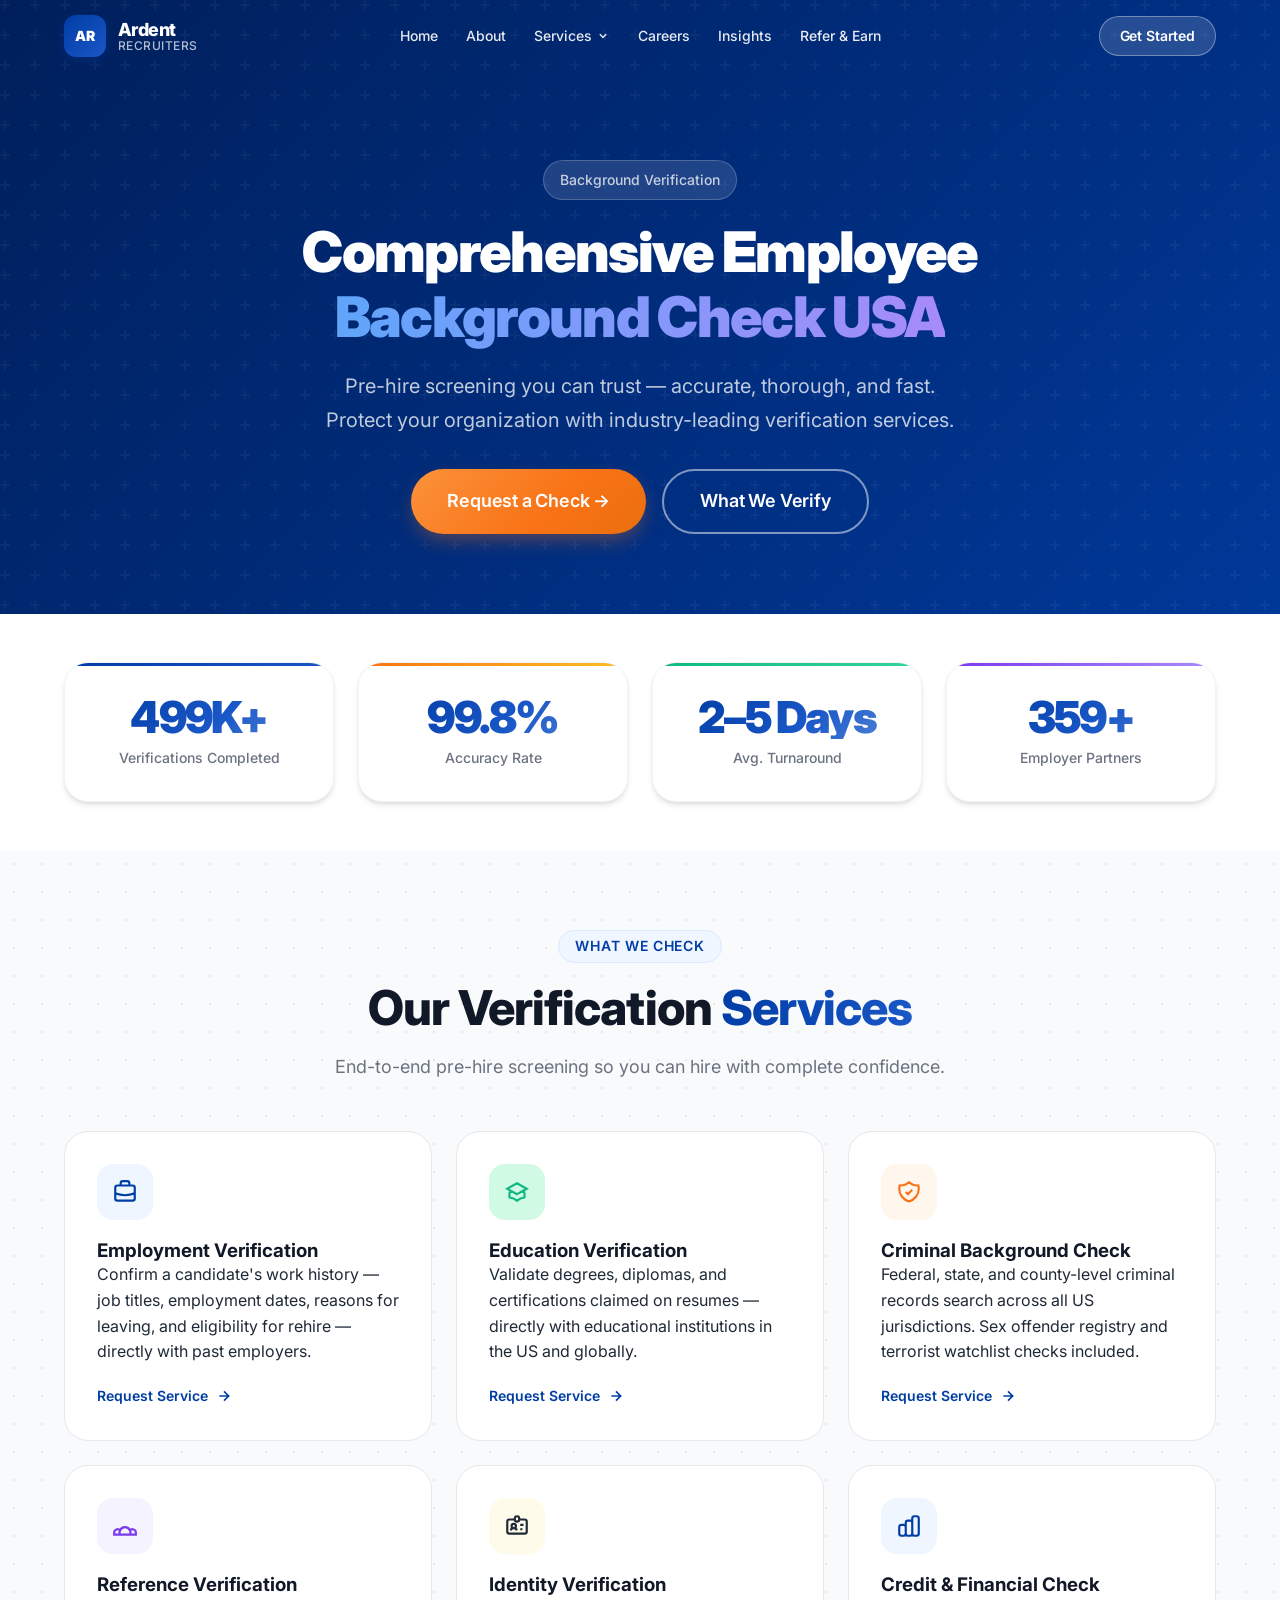
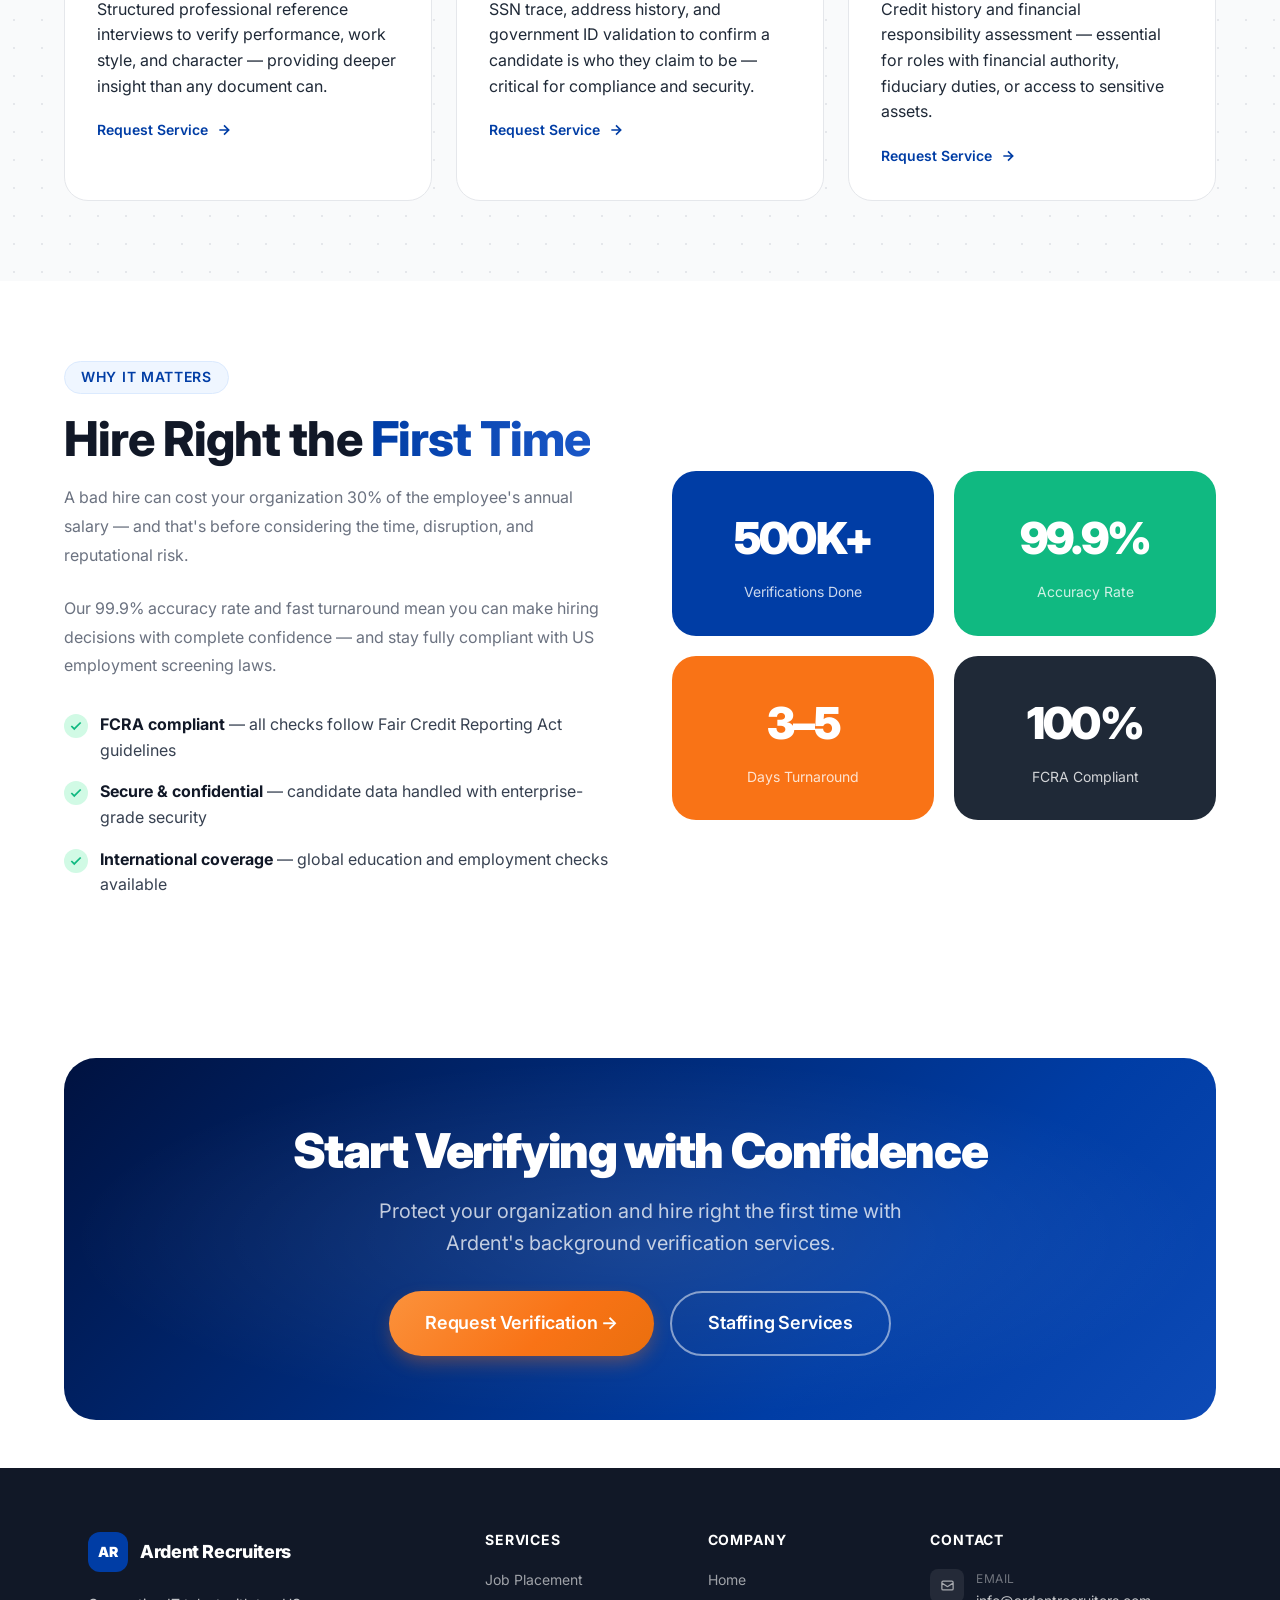
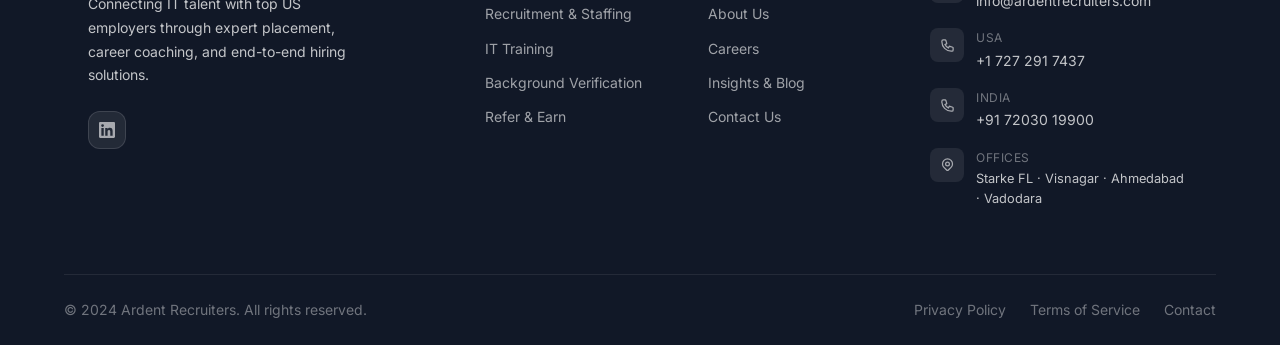
<file: background-verification.html>
<!DOCTYPE html>
<html lang="en">
<head>
  <meta charset="UTF-8"/>
  <meta name="viewport" content="width=device-width, initial-scale=1.0"/>
  <title>Background Verification — Ardent Recruiters</title>
  <meta name="description" content="Comprehensive employee background check USA. 500K+ verifications at 99.9% accuracy."/>
  <link rel="preconnect" href="https://fonts.googleapis.com"/>
  <link href="https://fonts.googleapis.com/css2?family=Inter:wght@400;500;600;700;800;900&display=swap" rel="stylesheet"/>
  <link rel="stylesheet" href="css/styles.css"/>
  <link rel="stylesheet" href="css/animations.css"/>
</head>
<body>

<nav id="main-nav"></nav>

<section class="page-hero">
  <div class="container">
    <div class="page-hero-content">
      <div class="page-hero-label">Background Verification</div>
      <h1>Comprehensive Employee<br/><span style="background:linear-gradient(90deg,#60a5fa,#a78bfa);-webkit-background-clip:text;-webkit-text-fill-color:transparent;background-clip:text">Background Check USA</span></h1>
      <p>Pre-hire screening you can trust — accurate, thorough, and fast. Protect your organization with industry-leading verification services.</p>
      <div class="page-hero-actions">
        <a href="contact.html" class="btn btn-accent btn-lg">Request a Check &rarr;</a>
        <a href="#services" class="btn btn-outline-white btn-lg">What We Verify</a>
      </div>
    </div>
  </div>
</section>

<!-- STATS -->
<section class="section-sm bg-white">
  <div class="container">
    <div class="stats-cards">
      <div class="stat-card reveal">
        <div class="stat-card-num" data-target="500" data-suffix="K+">500K+</div>
        <div class="stat-card-label">Verifications Completed</div>
      </div>
      <div class="stat-card reveal reveal-delay-1">
        <div class="stat-card-num" data-target="99.9" data-suffix="%">99.9%</div>
        <div class="stat-card-label">Accuracy Rate</div>
      </div>
      <div class="stat-card reveal reveal-delay-2">
        <div class="stat-card-num" data-target="3" data-suffix="–5 Days">3–5 Days</div>
        <div class="stat-card-label">Avg. Turnaround</div>
      </div>
      <div class="stat-card reveal reveal-delay-3">
        <div class="stat-card-num" data-target="360" data-suffix="+">360+</div>
        <div class="stat-card-label">Employer Partners</div>
      </div>
    </div>
  </div>
</section>

<!-- VERIFICATION SERVICES -->
<section class="section bg-gray" id="services">
  <div class="container">
    <div class="text-center" style="margin-bottom:3rem">
      <span class="section-label reveal">What We Check</span>
      <h2 class="section-title reveal reveal-delay-1">Our Verification <span>Services</span></h2>
      <p class="section-subtitle reveal reveal-delay-2">End-to-end pre-hire screening so you can hire with complete confidence.</p>
    </div>
    <div class="services-grid">
      <div class="service-card reveal">
        <div class="card-icon blue"><svg viewBox="0 0 24 24" fill="none" stroke="currentColor" stroke-width="2"><path d="M21 13.255A23.931 23.931 0 0112 15c-3.183 0-6.22-.62-9-1.745M16 6V4a2 2 0 00-2-2h-4a2 2 0 00-2 2v2m4 6h.01M5 20h14a2 2 0 002-2V8a2 2 0 00-2-2H5a2 2 0 00-2 2v10a2 2 0 002 2z"/></svg></div>
        <h3>Employment Verification</h3>
        <p>Confirm a candidate's work history — job titles, employment dates, reasons for leaving, and eligibility for rehire — directly with past employers.</p>
        <a href="contact.html" class="service-card-link">Request Service <svg viewBox="0 0 24 24" fill="none" stroke="currentColor" stroke-width="2.5" width="16" height="16"><path d="M5 12h14M12 5l7 7-7 7"/></svg></a>
      </div>
      <div class="service-card reveal reveal-delay-1">
        <div class="card-icon green"><svg viewBox="0 0 24 24" fill="none" stroke="currentColor" stroke-width="2"><path d="M12 14l9-5-9-5-9 5 9 5zm0 0l6.16-3.422a12.083 12.083 0 01.665 6.479A11.952 11.952 0 0012 20.055a11.952 11.952 0 00-6.824-2.998 12.078 12.078 0 01.665-6.479L12 14z"/></svg></div>
        <h3>Education Verification</h3>
        <p>Validate degrees, diplomas, and certifications claimed on resumes — directly with educational institutions in the US and globally.</p>
        <a href="contact.html" class="service-card-link">Request Service <svg viewBox="0 0 24 24" fill="none" stroke="currentColor" stroke-width="2.5" width="16" height="16"><path d="M5 12h14M12 5l7 7-7 7"/></svg></a>
      </div>
      <div class="service-card reveal reveal-delay-2">
        <div class="card-icon orange"><svg viewBox="0 0 24 24" fill="none" stroke="currentColor" stroke-width="2"><path d="M9 12l2 2 4-4m5.618-4.016A11.955 11.955 0 0112 2.944a11.955 11.955 0 01-8.618 3.04A12.02 12.02 0 003 9c0 5.591 3.824 10.29 9 11.622 5.176-1.332 9-6.03 9-11.622 0-1.042-.133-2.052-.382-3.016z"/></svg></div>
        <h3>Criminal Background Check</h3>
        <p>Federal, state, and county-level criminal records search across all US jurisdictions. Sex offender registry and terrorist watchlist checks included.</p>
        <a href="contact.html" class="service-card-link">Request Service <svg viewBox="0 0 24 24" fill="none" stroke="currentColor" stroke-width="2.5" width="16" height="16"><path d="M5 12h14M12 5l7 7-7 7"/></svg></a>
      </div>
      <div class="service-card reveal">
        <div class="card-icon purple"><svg viewBox="0 0 24 24" fill="none" stroke="currentColor" stroke-width="2"><path d="M17 20h5v-2a3 3 0 00-5.356-1.857M17 20H7m10 0v-2c0-.656-.126-1.283-.356-1.857M7 20H2v-2a3 3 0 015.356-1.857M7 20v-2c0-.656.126-1.283.356-1.857m0 0a5.002 5.002 0 019.288 0"/></svg></div>
        <h3>Reference Verification</h3>
        <p>Structured professional reference interviews to verify performance, work style, and character — providing deeper insight than any document can.</p>
        <a href="contact.html" class="service-card-link">Request Service <svg viewBox="0 0 24 24" fill="none" stroke="currentColor" stroke-width="2.5" width="16" height="16"><path d="M5 12h14M12 5l7 7-7 7"/></svg></a>
      </div>
      <div class="service-card reveal reveal-delay-1">
        <div class="card-icon yellow"><svg viewBox="0 0 24 24" fill="none" stroke="currentColor" stroke-width="2"><path d="M10 6H5a2 2 0 00-2 2v9a2 2 0 002 2h14a2 2 0 002-2V8a2 2 0 00-2-2h-5m-4 0V5a2 2 0 114 0v1m-4 0a2 2 0 104 0m-5 8a2 2 0 100-4 2 2 0 000 4zm0 0c1.306 0 2.417.835 2.83 2M9 14a3.001 3.001 0 00-2.83 2M15 11h3m-3 4h2"/></svg></div>
        <h3>Identity Verification</h3>
        <p>SSN trace, address history, and government ID validation to confirm a candidate is who they claim to be — critical for compliance and security.</p>
        <a href="contact.html" class="service-card-link">Request Service <svg viewBox="0 0 24 24" fill="none" stroke="currentColor" stroke-width="2.5" width="16" height="16"><path d="M5 12h14M12 5l7 7-7 7"/></svg></a>
      </div>
      <div class="service-card reveal reveal-delay-2">
        <div class="card-icon blue"><svg viewBox="0 0 24 24" fill="none" stroke="currentColor" stroke-width="2"><path d="M9 19v-6a2 2 0 00-2-2H5a2 2 0 00-2 2v6a2 2 0 002 2h2a2 2 0 002-2zm0 0V9a2 2 0 012-2h2a2 2 0 012 2v10m-6 0a2 2 0 002 2h2a2 2 0 002-2m0 0V5a2 2 0 012-2h2a2 2 0 012 2v14a2 2 0 01-2 2h-2a2 2 0 01-2-2z"/></svg></div>
        <h3>Credit & Financial Check</h3>
        <p>Credit history and financial responsibility assessment — essential for roles with financial authority, fiduciary duties, or access to sensitive assets.</p>
        <a href="contact.html" class="service-card-link">Request Service <svg viewBox="0 0 24 24" fill="none" stroke="currentColor" stroke-width="2.5" width="16" height="16"><path d="M5 12h14M12 5l7 7-7 7"/></svg></a>
      </div>
    </div>
  </div>
</section>

<!-- WHY CHOOSE OUR CHECKS -->
<section class="section bg-white">
  <div class="container">
    <div class="about-grid">
      <div class="reveal">
        <span class="section-label">Why It Matters</span>
        <h2 class="section-title">Hire Right the <span>First Time</span></h2>
        <p style="color:var(--gray-500);line-height:1.8;margin-bottom:1.5rem">A bad hire can cost your organization 30% of the employee's annual salary — and that's before considering the time, disruption, and reputational risk.</p>
        <p style="color:var(--gray-500);line-height:1.8;margin-bottom:2rem">Our 99.9% accuracy rate and fast turnaround mean you can make hiring decisions with complete confidence — and stay fully compliant with US employment screening laws.</p>
        <div class="about-checklist">
          <div class="check-item">
            <div class="check-icon"><svg viewBox="0 0 24 24" fill="none" stroke="currentColor" stroke-width="3"><polyline points="20 6 9 17 4 12"/></svg></div>
            <div class="check-text"><strong>FCRA compliant</strong> — all checks follow Fair Credit Reporting Act guidelines</div>
          </div>
          <div class="check-item">
            <div class="check-icon"><svg viewBox="0 0 24 24" fill="none" stroke="currentColor" stroke-width="3"><polyline points="20 6 9 17 4 12"/></svg></div>
            <div class="check-text"><strong>Secure & confidential</strong> — candidate data handled with enterprise-grade security</div>
          </div>
          <div class="check-item">
            <div class="check-icon"><svg viewBox="0 0 24 24" fill="none" stroke="currentColor" stroke-width="3"><polyline points="20 6 9 17 4 12"/></svg></div>
            <div class="check-text"><strong>International coverage</strong> — global education and employment checks available</div>
          </div>
        </div>
      </div>
      <div style="display:grid;grid-template-columns:1fr 1fr;gap:1.25rem" class="reveal reveal-delay-2">
        <div style="background:var(--primary);border-radius:var(--r-2xl);padding:2rem;text-align:center;color:#fff">
          <div style="font-size:2.75rem;font-weight:900;letter-spacing:-.04em;margin-bottom:.5rem">500K+</div>
          <div style="font-size:.875rem;opacity:.8">Verifications Done</div>
        </div>
        <div style="background:var(--success);border-radius:var(--r-2xl);padding:2rem;text-align:center;color:#fff">
          <div style="font-size:2.75rem;font-weight:900;letter-spacing:-.04em;margin-bottom:.5rem">99.9%</div>
          <div style="font-size:.875rem;opacity:.8">Accuracy Rate</div>
        </div>
        <div style="background:var(--accent);border-radius:var(--r-2xl);padding:2rem;text-align:center;color:#fff">
          <div style="font-size:2.75rem;font-weight:900;letter-spacing:-.04em;margin-bottom:.5rem">3–5</div>
          <div style="font-size:.875rem;opacity:.8">Days Turnaround</div>
        </div>
        <div style="background:var(--gray-800);border-radius:var(--r-2xl);padding:2rem;text-align:center;color:#fff">
          <div style="font-size:2.75rem;font-weight:900;letter-spacing:-.04em;margin-bottom:.5rem">100%</div>
          <div style="font-size:.875rem;opacity:.8">FCRA Compliant</div>
        </div>
      </div>
    </div>
  </div>
</section>

<!-- CTA -->
<section class="section-sm">
  <div class="container">
    <div class="cta-banner reveal">
      <h2>Start Verifying with Confidence</h2>
      <p>Protect your organization and hire right the first time with Ardent's background verification services.</p>
      <div class="cta-banner-actions">
        <a href="contact.html" class="btn btn-accent btn-lg">Request Verification &rarr;</a>
        <a href="recruitment-staffing.html" class="btn btn-outline-white btn-lg">Staffing Services</a>
      </div>
    </div>
  </div>
</section>

<footer id="main-footer"></footer>
<script src="js/components.js"></script>
<script src="js/main.js"></script>
</body>
</html>
</file>
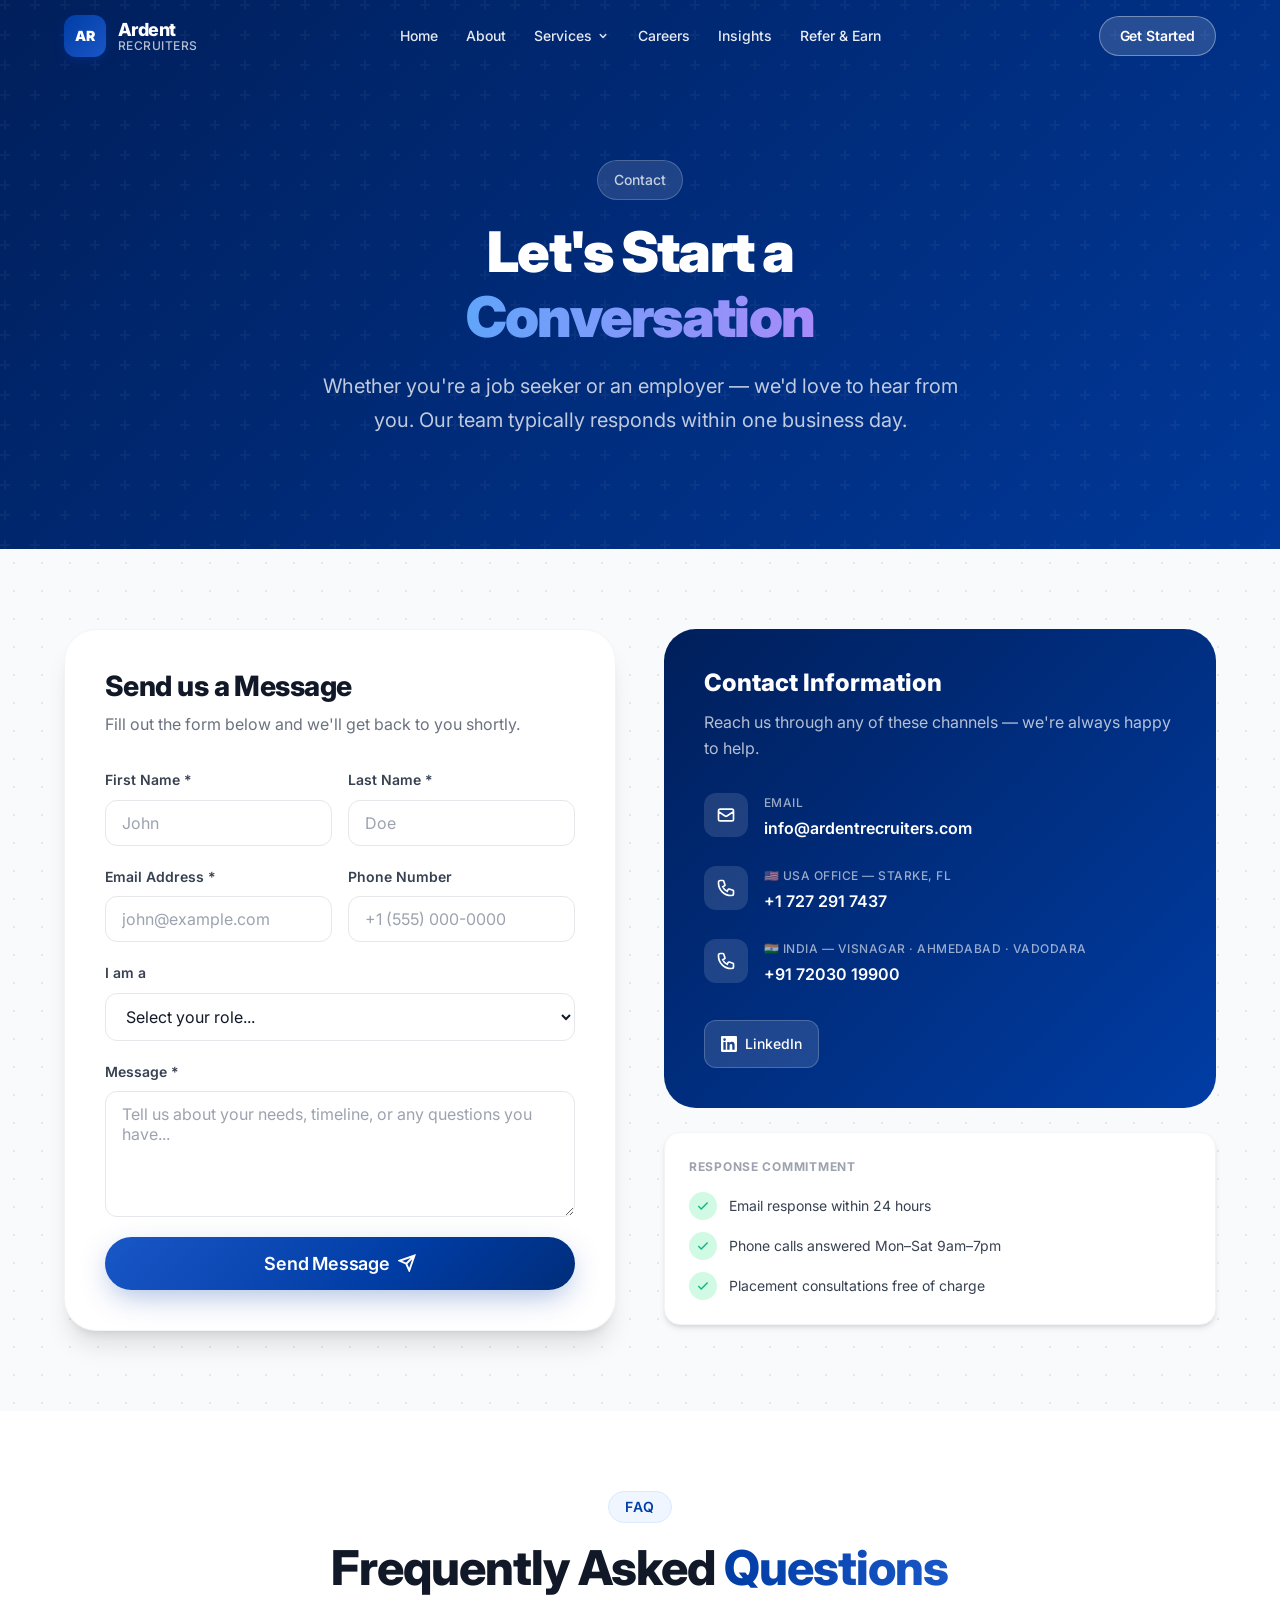
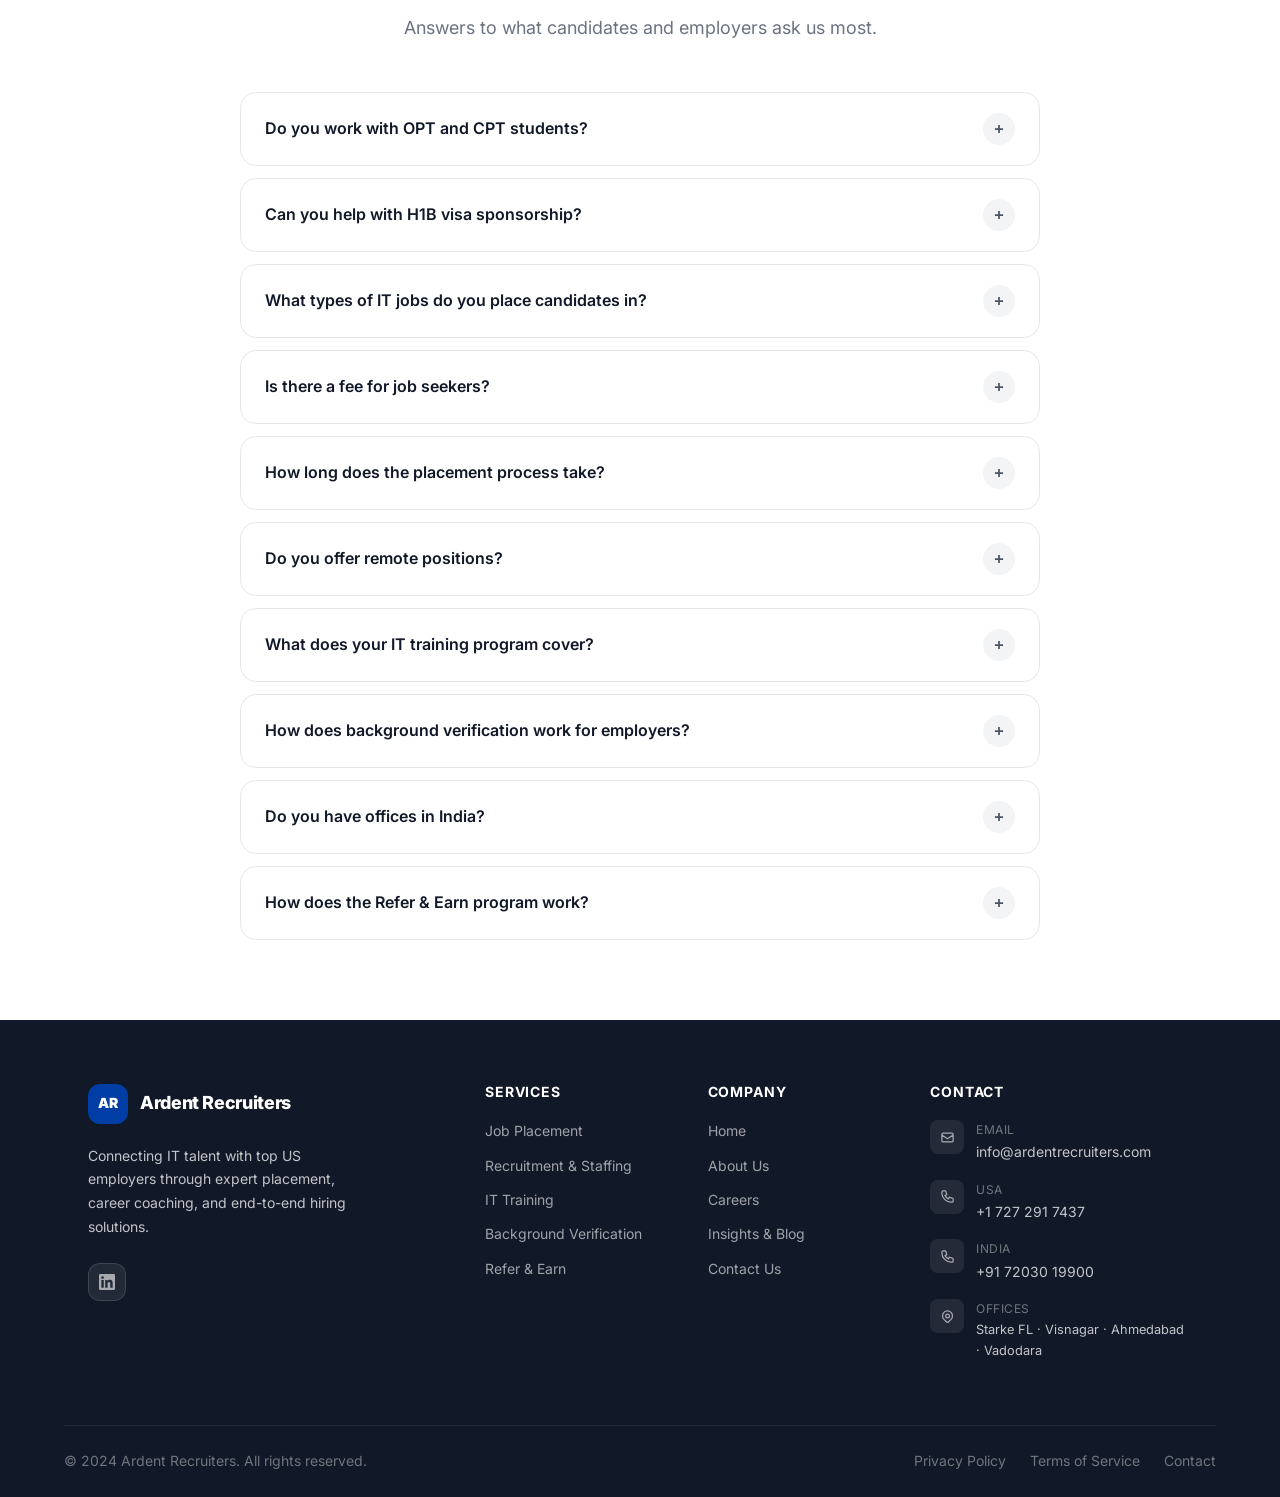
<file: contact.html>
<!DOCTYPE html>
<html lang="en">
<head>
  <meta charset="UTF-8"/>
  <meta name="viewport" content="width=device-width, initial-scale=1.0"/>
  <title>Contact Us — Ardent Recruiters</title>
  <meta name="description" content="Get in touch with Ardent Recruiters. Offices in Starke FL, Visnagar, Ahmedabad, and Vadodara."/>
  <link rel="preconnect" href="https://fonts.googleapis.com"/>
  <link href="https://fonts.googleapis.com/css2?family=Inter:wght@400;500;600;700;800;900&display=swap" rel="stylesheet"/>
  <link rel="stylesheet" href="css/styles.css"/>
  <link rel="stylesheet" href="css/animations.css"/>
</head>
<body>

<nav id="main-nav"></nav>

<section class="page-hero">
  <div class="container">
    <div class="page-hero-content">
      <div class="page-hero-label">Contact</div>
      <h1>Let's Start a<br/><span style="background:linear-gradient(90deg,#60a5fa,#a78bfa);-webkit-background-clip:text;-webkit-text-fill-color:transparent;background-clip:text">Conversation</span></h1>
      <p>Whether you're a job seeker or an employer — we'd love to hear from you. Our team typically responds within one business day.</p>
    </div>
  </div>
</section>

<!-- CONTACT SECTION -->
<section class="section bg-gray">
  <div class="container">
    <div class="contact-grid">
      <div class="contact-form-wrap reveal">
        <h2 style="font-size:1.75rem;font-weight:800;margin-bottom:.5rem;letter-spacing:-.02em">Send us a Message</h2>
        <p style="color:var(--gray-500);margin-bottom:2rem">Fill out the form below and we'll get back to you shortly.</p>
        <form id="contactForm">
          <div class="form-row">
            <div class="form-group">
              <label for="firstName">First Name *</label>
              <input type="text" id="firstName" placeholder="John" required/>
            </div>
            <div class="form-group">
              <label for="lastName">Last Name *</label>
              <input type="text" id="lastName" placeholder="Doe" required/>
            </div>
          </div>
          <div class="form-row">
            <div class="form-group">
              <label for="email">Email Address *</label>
              <input type="email" id="email" placeholder="john@example.com" required/>
            </div>
            <div class="form-group">
              <label for="phone">Phone Number</label>
              <input type="tel" id="phone" placeholder="+1 (555) 000-0000"/>
            </div>
          </div>
          <div class="form-group">
            <label for="subject">I am a</label>
            <select id="subject">
              <option value="">Select your role...</option>
              <option>Job Seeker (OPT/CPT)</option>
              <option>Job Seeker (H1B)</option>
              <option>Employer / HR Professional</option>
              <option>IT Training Inquiry</option>
              <option>Background Verification</option>
              <option>Referral Program</option>
              <option>Other</option>
            </select>
          </div>
          <div class="form-group">
            <label for="message">Message *</label>
            <textarea id="message" rows="5" placeholder="Tell us about your needs, timeline, or any questions you have..." required></textarea>
          </div>
          <button type="submit" class="btn btn-primary btn-lg" style="width:100%;justify-content:center">
            Send Message
            <svg viewBox="0 0 24 24" fill="none" stroke="currentColor" stroke-width="2.5"><path d="M22 2L11 13M22 2l-7 20-4-9-9-4 20-7z"/></svg>
          </button>
        </form>
      </div>

      <div class="reveal reveal-delay-2">
        <div class="contact-info-card" style="margin-bottom:1.5rem">
          <h3 class="contact-info-title">Contact Information</h3>
          <p class="contact-info-subtitle">Reach us through any of these channels — we're always happy to help.</p>
          <div class="contact-info-items">
            <div class="contact-info-item">
              <div class="contact-info-icon"><svg viewBox="0 0 24 24" fill="none" stroke="currentColor" stroke-width="2"><path d="M3 8l7.89 5.26a2 2 0 002.22 0L21 8M5 19h14a2 2 0 002-2V7a2 2 0 00-2-2H5a2 2 0 00-2 2v10a2 2 0 002 2z"/></svg></div>
              <div>
                <div class="contact-info-item-label">Email</div>
                <div class="contact-info-item-value"><a href="mailto:info@ardentrecruiters.com">info@ardentrecruiters.com</a></div>
              </div>
            </div>
            <div class="contact-info-item">
              <div class="contact-info-icon"><svg viewBox="0 0 24 24" fill="none" stroke="currentColor" stroke-width="2"><path d="M3 5a2 2 0 012-2h3.28a1 1 0 01.948.684l1.498 4.493a1 1 0 01-.502 1.21l-2.257 1.13a11.042 11.042 0 005.516 5.516l1.13-2.257a1 1 0 011.21-.502l4.493 1.498a1 1 0 01.684.949V19a2 2 0 01-2 2h-1C9.716 21 3 14.284 3 6V5z"/></svg></div>
              <div>
                <div class="contact-info-item-label">🇺🇸 USA Office — Starke, FL</div>
                <div class="contact-info-item-value"><a href="tel:+17272917437">+1 727 291 7437</a></div>
              </div>
            </div>
            <div class="contact-info-item">
              <div class="contact-info-icon"><svg viewBox="0 0 24 24" fill="none" stroke="currentColor" stroke-width="2"><path d="M3 5a2 2 0 012-2h3.28a1 1 0 01.948.684l1.498 4.493a1 1 0 01-.502 1.21l-2.257 1.13a11.042 11.042 0 005.516 5.516l1.13-2.257a1 1 0 011.21-.502l4.493 1.498a1 1 0 01.684.949V19a2 2 0 01-2 2h-1C9.716 21 3 14.284 3 6V5z"/></svg></div>
              <div>
                <div class="contact-info-item-label">🇮🇳 India — Visnagar · Ahmedabad · Vadodara</div>
                <div class="contact-info-item-value"><a href="tel:+917203019900">+91 72030 19900</a></div>
              </div>
            </div>
          </div>
          <div class="contact-social">
            <a href="https://www.linkedin.com/company/ardent-recruiters" target="_blank" class="social-btn">
              <svg width="16" height="16" viewBox="0 0 24 24" fill="currentColor"><path d="M20.447 20.452h-3.554v-5.569c0-1.328-.027-3.037-1.852-3.037-1.853 0-2.136 1.445-2.136 2.939v5.667H9.351V9h3.414v1.561h.046c.477-.9 1.637-1.85 3.37-1.85 3.601 0 4.267 2.37 4.267 5.455v6.286zM5.337 7.433a2.062 2.062 0 01-2.063-2.065 2.064 2.064 0 112.063 2.065zm1.782 13.019H3.555V9h3.564v11.452zM22.225 0H1.771C.792 0 0 .774 0 1.729v20.542C0 23.227.792 24 1.771 24h20.451C23.2 24 24 23.227 24 22.271V1.729C24 .774 23.2 0 22.222 0h.003z"/></svg>
              LinkedIn
            </a>
          </div>
        </div>

        <!-- Quick Stats -->
        <div style="background:var(--white);border-radius:var(--r-xl);padding:1.5rem;border:1px solid var(--gray-100);box-shadow:var(--shadow-md)">
          <div style="font-size:.75rem;font-weight:700;color:var(--gray-400);text-transform:uppercase;letter-spacing:.06em;margin-bottom:1rem">Response Commitment</div>
          <div style="display:flex;flex-direction:column;gap:.75rem">
            <div style="display:flex;align-items:center;gap:.75rem;font-size:.875rem;color:var(--gray-700)">
              <div style="width:28px;height:28px;background:var(--success-light);border-radius:50%;display:flex;align-items:center;justify-content:center;color:var(--success);flex-shrink:0"><svg width="14" height="14" viewBox="0 0 24 24" fill="none" stroke="currentColor" stroke-width="2.5"><polyline points="20 6 9 17 4 12"/></svg></div>
              Email response within 24 hours
            </div>
            <div style="display:flex;align-items:center;gap:.75rem;font-size:.875rem;color:var(--gray-700)">
              <div style="width:28px;height:28px;background:var(--success-light);border-radius:50%;display:flex;align-items:center;justify-content:center;color:var(--success);flex-shrink:0"><svg width="14" height="14" viewBox="0 0 24 24" fill="none" stroke="currentColor" stroke-width="2.5"><polyline points="20 6 9 17 4 12"/></svg></div>
              Phone calls answered Mon–Sat 9am–7pm
            </div>
            <div style="display:flex;align-items:center;gap:.75rem;font-size:.875rem;color:var(--gray-700)">
              <div style="width:28px;height:28px;background:var(--success-light);border-radius:50%;display:flex;align-items:center;justify-content:center;color:var(--success);flex-shrink:0"><svg width="14" height="14" viewBox="0 0 24 24" fill="none" stroke="currentColor" stroke-width="2.5"><polyline points="20 6 9 17 4 12"/></svg></div>
              Placement consultations free of charge
            </div>
          </div>
        </div>
      </div>
    </div>
  </div>
</section>

<!-- FAQ -->
<section class="section bg-white">
  <div class="container">
    <div class="text-center" style="margin-bottom:3rem">
      <span class="section-label reveal">FAQ</span>
      <h2 class="section-title reveal reveal-delay-1">Frequently Asked <span>Questions</span></h2>
      <p class="section-subtitle reveal reveal-delay-2">Answers to what candidates and employers ask us most.</p>
    </div>
    <div class="faq-list reveal">
      <div class="faq-item">
        <div class="faq-question">
          Do you work with OPT and CPT students?
          <div class="faq-toggle"><svg width="14" height="14" viewBox="0 0 24 24" fill="none" stroke="currentColor" stroke-width="3"><line x1="12" y1="5" x2="12" y2="19"/><line x1="5" y1="12" x2="19" y2="12"/></svg></div>
        </div>
        <div class="faq-answer"><div class="faq-answer-inner">Yes! We specialize in placing OPT and CPT students in US-based IT roles. Our team has deep experience navigating the authorization requirements and connecting international graduates with employers who sponsor work visas.</div></div>
      </div>
      <div class="faq-item">
        <div class="faq-question">
          Can you help with H1B visa sponsorship?
          <div class="faq-toggle"><svg width="14" height="14" viewBox="0 0 24 24" fill="none" stroke="currentColor" stroke-width="3"><line x1="12" y1="5" x2="12" y2="19"/><line x1="5" y1="12" x2="19" y2="12"/></svg></div>
        </div>
        <div class="faq-answer"><div class="faq-answer-inner">We work with a network of H1B-friendly employers and can help position you for sponsorship opportunities. While we don't file petitions directly, we connect you with employers who do and guide you through the process.</div></div>
      </div>
      <div class="faq-item">
        <div class="faq-question">
          What types of IT jobs do you place candidates in?
          <div class="faq-toggle"><svg width="14" height="14" viewBox="0 0 24 24" fill="none" stroke="currentColor" stroke-width="3"><line x1="12" y1="5" x2="12" y2="19"/><line x1="5" y1="12" x2="19" y2="12"/></svg></div>
        </div>
        <div class="faq-answer"><div class="faq-answer-inner">We place candidates across the full spectrum of IT roles: software developers, data scientists, QA engineers, business analysts, project managers, cloud architects, cybersecurity specialists, and more — across 50+ industries.</div></div>
      </div>
      <div class="faq-item">
        <div class="faq-question">
          Is there a fee for job seekers?
          <div class="faq-toggle"><svg width="14" height="14" viewBox="0 0 24 24" fill="none" stroke="currentColor" stroke-width="3"><line x1="12" y1="5" x2="12" y2="19"/><line x1="5" y1="12" x2="19" y2="12"/></svg></div>
        </div>
        <div class="faq-answer"><div class="faq-answer-inner">Our job placement consultation is completely free for candidates. We earn our fee from employers upon a successful hire, so there's never any cost to job seekers for our core placement services.</div></div>
      </div>
      <div class="faq-item">
        <div class="faq-question">
          How long does the placement process take?
          <div class="faq-toggle"><svg width="14" height="14" viewBox="0 0 24 24" fill="none" stroke="currentColor" stroke-width="3"><line x1="12" y1="5" x2="12" y2="19"/><line x1="5" y1="12" x2="19" y2="12"/></svg></div>
        </div>
        <div class="faq-answer"><div class="faq-answer-inner">Our average placement time is 45 days from initial consultation to offer letter. This varies based on your profile, target roles, and market conditions — but our dedicated team works hard to move as quickly as possible.</div></div>
      </div>
      <div class="faq-item">
        <div class="faq-question">
          Do you offer remote positions?
          <div class="faq-toggle"><svg width="14" height="14" viewBox="0 0 24 24" fill="none" stroke="currentColor" stroke-width="3"><line x1="12" y1="5" x2="12" y2="19"/><line x1="5" y1="12" x2="19" y2="12"/></svg></div>
        </div>
        <div class="faq-answer"><div class="faq-answer-inner">Yes. A significant portion of our employer partners offer remote or hybrid roles. We'll match you with opportunities that fit your preferred work arrangement.</div></div>
      </div>
      <div class="faq-item">
        <div class="faq-question">
          What does your IT training program cover?
          <div class="faq-toggle"><svg width="14" height="14" viewBox="0 0 24 24" fill="none" stroke="currentColor" stroke-width="3"><line x1="12" y1="5" x2="12" y2="19"/><line x1="5" y1="12" x2="19" y2="12"/></svg></div>
        </div>
        <div class="faq-answer"><div class="faq-answer-inner">Our IT training covers role-based skills (Java, Python, data engineering, testing, cloud, etc.), resume and LinkedIn optimization, interview preparation with mock sessions, and practical project work to build your portfolio.</div></div>
      </div>
      <div class="faq-item">
        <div class="faq-question">
          How does background verification work for employers?
          <div class="faq-toggle"><svg width="14" height="14" viewBox="0 0 24 24" fill="none" stroke="currentColor" stroke-width="3"><line x1="12" y1="5" x2="12" y2="19"/><line x1="5" y1="12" x2="19" y2="12"/></svg></div>
        </div>
        <div class="faq-answer"><div class="faq-answer-inner">We handle employment verification, education verification, criminal background checks, and reference verification. We've completed 500K+ checks at 99.9% accuracy. Turnaround time is typically 3–5 business days.</div></div>
      </div>
      <div class="faq-item">
        <div class="faq-question">
          Do you have offices in India?
          <div class="faq-toggle"><svg width="14" height="14" viewBox="0 0 24 24" fill="none" stroke="currentColor" stroke-width="3"><line x1="12" y1="5" x2="12" y2="19"/><line x1="5" y1="12" x2="19" y2="12"/></svg></div>
        </div>
        <div class="faq-answer"><div class="faq-answer-inner">Yes — we have three India offices in Visnagar, Ahmedabad, and Vadodara (all in Gujarat). Our India team handles candidate sourcing, training, and initial screening, while our Florida HQ manages US employer relationships and placements.</div></div>
      </div>
      <div class="faq-item">
        <div class="faq-question">
          How does the Refer & Earn program work?
          <div class="faq-toggle"><svg width="14" height="14" viewBox="0 0 24 24" fill="none" stroke="currentColor" stroke-width="3"><line x1="12" y1="5" x2="12" y2="19"/><line x1="5" y1="12" x2="19" y2="12"/></svg></div>
        </div>
        <div class="faq-answer"><div class="faq-answer-inner">Simply refer a friend to Ardent Recruiters, they enroll in our program, and when they're placed, you earn a reward — ranging from $200 (Starter) to $400 (Elite). Over 3,750 referrers have collectively earned $2.4M+ through our program.</div></div>
      </div>
    </div>
  </div>
</section>

<footer id="main-footer"></footer>
<script src="js/components.js"></script>
<script src="js/main.js"></script>
</body>
</html>
</file>
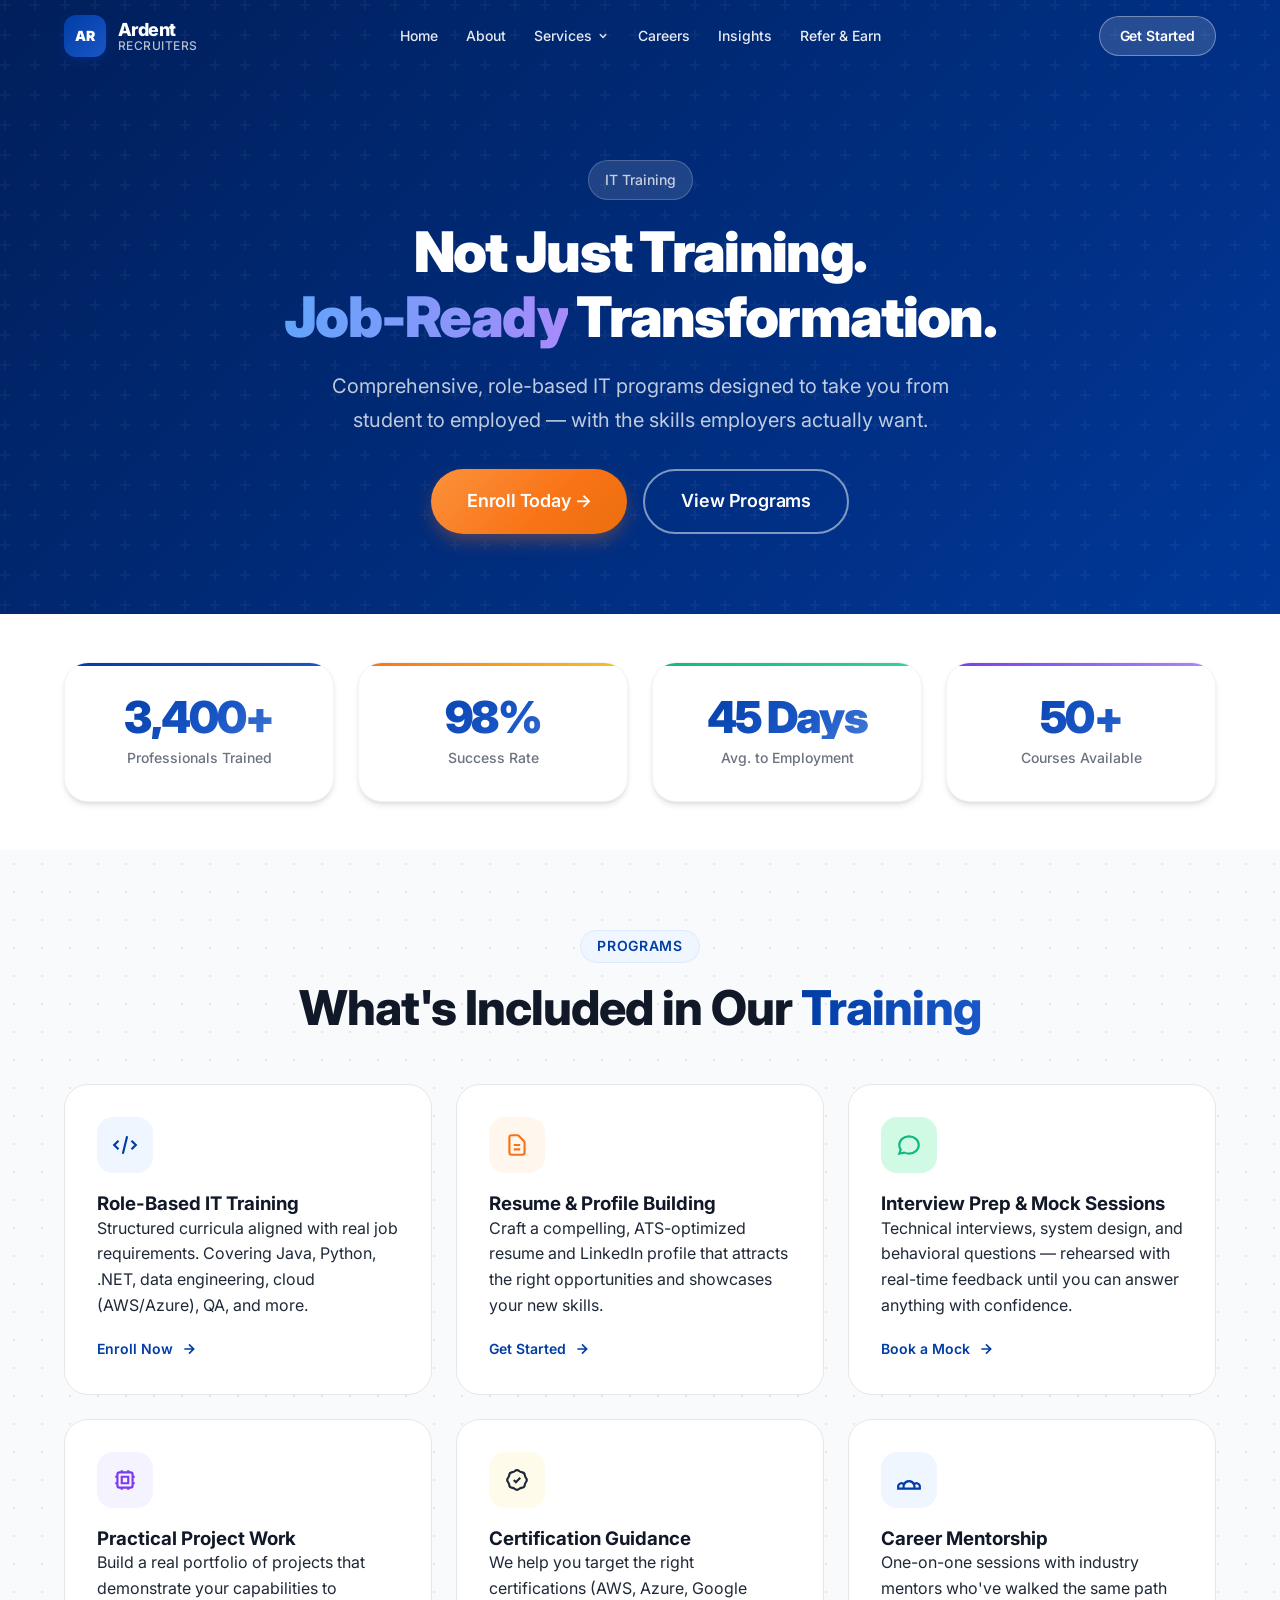
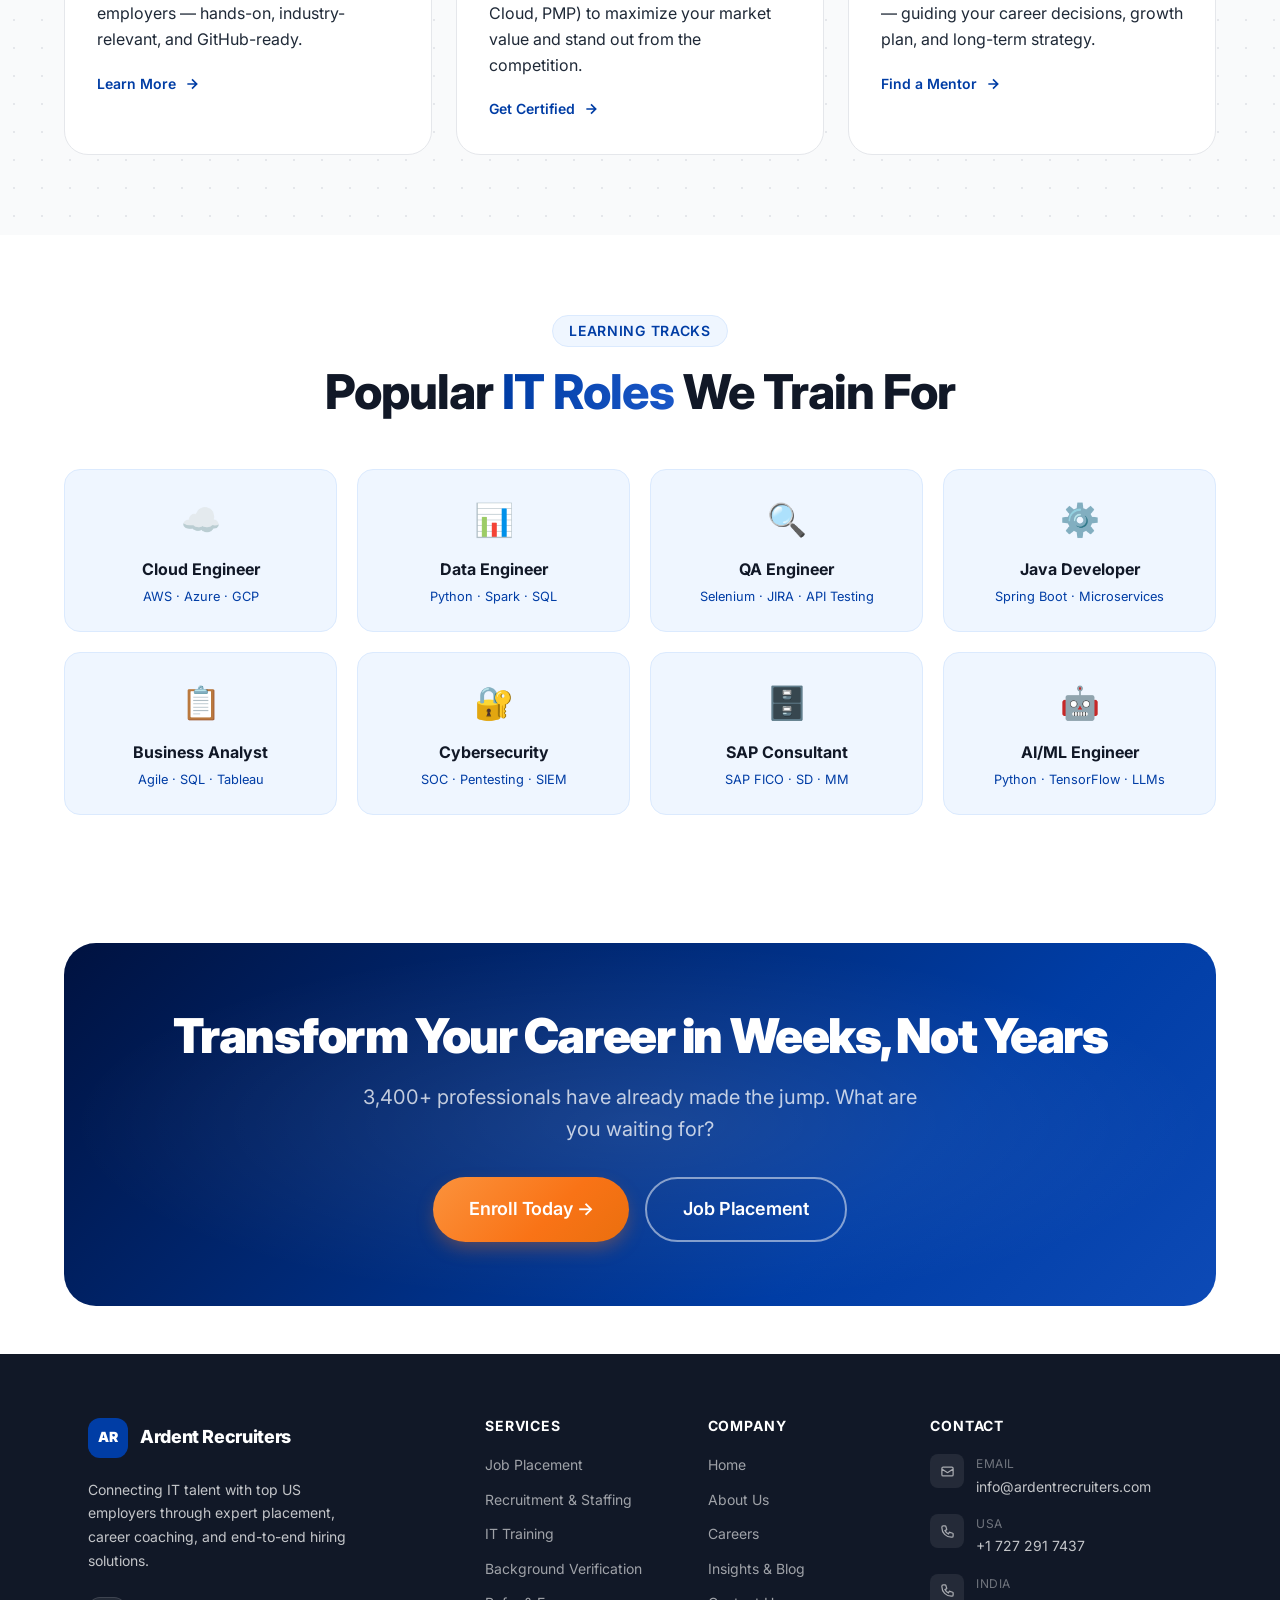
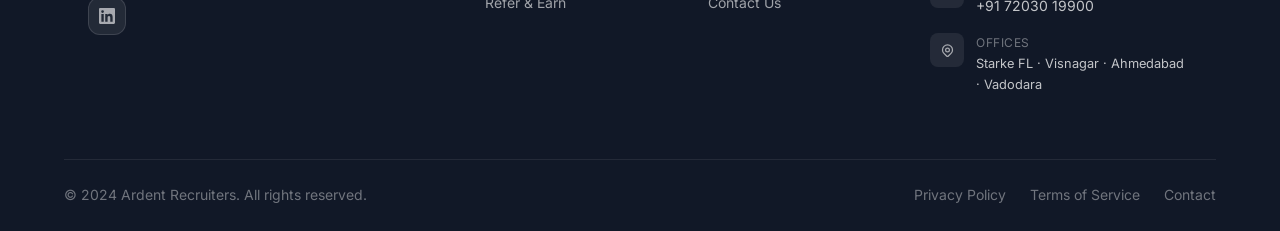
<file: it-training.html>
<!DOCTYPE html>
<html lang="en">
<head>
  <meta charset="UTF-8"/>
  <meta name="viewport" content="width=device-width, initial-scale=1.0"/>
  <title>IT Training — Ardent Recruiters</title>
  <meta name="description" content="Not just training — job-ready transformation. Role-based IT training with 98% success rate and 3,400+ professionals trained."/>
  <link rel="preconnect" href="https://fonts.googleapis.com"/>
  <link href="https://fonts.googleapis.com/css2?family=Inter:wght@400;500;600;700;800;900&display=swap" rel="stylesheet"/>
  <link rel="stylesheet" href="css/styles.css"/>
  <link rel="stylesheet" href="css/animations.css"/>
</head>
<body>

<nav id="main-nav"></nav>

<section class="page-hero">
  <div class="container">
    <div class="page-hero-content">
      <div class="page-hero-label">IT Training</div>
      <h1>Not Just Training.<br/><span style="background:linear-gradient(90deg,#60a5fa,#a78bfa);-webkit-background-clip:text;-webkit-text-fill-color:transparent;background-clip:text">Job-Ready</span> Transformation.</h1>
      <p>Comprehensive, role-based IT programs designed to take you from student to employed — with the skills employers actually want.</p>
      <div class="page-hero-actions">
        <a href="contact.html" class="btn btn-accent btn-lg">Enroll Today &rarr;</a>
        <a href="#programs" class="btn btn-outline-white btn-lg">View Programs</a>
      </div>
    </div>
  </div>
</section>

<!-- STATS -->
<section class="section-sm bg-white">
  <div class="container">
    <div class="stats-cards">
      <div class="stat-card reveal">
        <div class="stat-card-num" data-target="3400" data-suffix="+">3,400+</div>
        <div class="stat-card-label">Professionals Trained</div>
      </div>
      <div class="stat-card reveal reveal-delay-1">
        <div class="stat-card-num" data-target="98" data-suffix="%">98%</div>
        <div class="stat-card-label">Success Rate</div>
      </div>
      <div class="stat-card reveal reveal-delay-2">
        <div class="stat-card-num" data-target="45" data-suffix=" Days">45 Days</div>
        <div class="stat-card-label">Avg. to Employment</div>
      </div>
      <div class="stat-card reveal reveal-delay-3">
        <div class="stat-card-num" data-target="50" data-suffix="+">50+</div>
        <div class="stat-card-label">Courses Available</div>
      </div>
    </div>
  </div>
</section>

<!-- TRAINING SERVICES -->
<section class="section bg-gray" id="programs">
  <div class="container">
    <div class="text-center" style="margin-bottom:3rem">
      <span class="section-label reveal">Programs</span>
      <h2 class="section-title reveal reveal-delay-1">What's Included in Our <span>Training</span></h2>
    </div>
    <div class="services-grid">
      <div class="service-card reveal">
        <div class="card-icon blue"><svg viewBox="0 0 24 24" fill="none" stroke="currentColor" stroke-width="2"><path d="M10 20l4-16m4 4l4 4-4 4M6 16l-4-4 4-4"/></svg></div>
        <h3>Role-Based IT Training</h3>
        <p>Structured curricula aligned with real job requirements. Covering Java, Python, .NET, data engineering, cloud (AWS/Azure), QA, and more.</p>
        <a href="contact.html" class="service-card-link">Enroll Now <svg viewBox="0 0 24 24" fill="none" stroke="currentColor" stroke-width="2.5" width="16" height="16"><path d="M5 12h14M12 5l7 7-7 7"/></svg></a>
      </div>
      <div class="service-card reveal reveal-delay-1">
        <div class="card-icon orange"><svg viewBox="0 0 24 24" fill="none" stroke="currentColor" stroke-width="2"><path d="M9 12h6m-6 4h6m2 5H7a2 2 0 01-2-2V5a2 2 0 012-2h5.586a1 1 0 01.707.293l5.414 5.414a1 1 0 01.293.707V19a2 2 0 01-2 2z"/></svg></div>
        <h3>Resume & Profile Building</h3>
        <p>Craft a compelling, ATS-optimized resume and LinkedIn profile that attracts the right opportunities and showcases your new skills.</p>
        <a href="contact.html" class="service-card-link">Get Started <svg viewBox="0 0 24 24" fill="none" stroke="currentColor" stroke-width="2.5" width="16" height="16"><path d="M5 12h14M12 5l7 7-7 7"/></svg></a>
      </div>
      <div class="service-card reveal reveal-delay-2">
        <div class="card-icon green"><svg viewBox="0 0 24 24" fill="none" stroke="currentColor" stroke-width="2"><path d="M8 12h.01M12 12h.01M16 12h.01M21 12c0 4.418-4.03 8-9 8a9.863 9.863 0 01-4.255-.949L3 20l1.395-3.72C3.512 15.042 3 13.574 3 12c0-4.418 4.03-8 9-8s9 3.582 9 8z"/></svg></div>
        <h3>Interview Prep & Mock Sessions</h3>
        <p>Technical interviews, system design, and behavioral questions — rehearsed with real-time feedback until you can answer anything with confidence.</p>
        <a href="contact.html" class="service-card-link">Book a Mock <svg viewBox="0 0 24 24" fill="none" stroke="currentColor" stroke-width="2.5" width="16" height="16"><path d="M5 12h14M12 5l7 7-7 7"/></svg></a>
      </div>
      <div class="service-card reveal">
        <div class="card-icon purple"><svg viewBox="0 0 24 24" fill="none" stroke="currentColor" stroke-width="2"><path d="M9 3v2m6-2v2M9 19v2m6-2v2M5 9H3m2 6H3m18-6h-2m2 6h-2M7 19h10a2 2 0 002-2V7a2 2 0 00-2-2H7a2 2 0 00-2 2v10a2 2 0 002 2zM9 9h6v6H9V9z"/></svg></div>
        <h3>Practical Project Work</h3>
        <p>Build a real portfolio of projects that demonstrate your capabilities to employers — hands-on, industry-relevant, and GitHub-ready.</p>
        <a href="contact.html" class="service-card-link">Learn More <svg viewBox="0 0 24 24" fill="none" stroke="currentColor" stroke-width="2.5" width="16" height="16"><path d="M5 12h14M12 5l7 7-7 7"/></svg></a>
      </div>
      <div class="service-card reveal reveal-delay-1">
        <div class="card-icon yellow"><svg viewBox="0 0 24 24" fill="none" stroke="currentColor" stroke-width="2"><path d="M9 12l2 2 4-4M7.835 4.697a3.42 3.42 0 001.946-.806 3.42 3.42 0 014.438 0 3.42 3.42 0 001.946.806 3.42 3.42 0 013.138 3.138 3.42 3.42 0 00.806 1.946 3.42 3.42 0 010 4.438 3.42 3.42 0 00-.806 1.946 3.42 3.42 0 01-3.138 3.138 3.42 3.42 0 00-1.946.806 3.42 3.42 0 01-4.438 0 3.42 3.42 0 00-1.946-.806 3.42 3.42 0 01-3.138-3.138 3.42 3.42 0 00-.806-1.946 3.42 3.42 0 010-4.438 3.42 3.42 0 00.806-1.946 3.42 3.42 0 013.138-3.138z"/></svg></div>
        <h3>Certification Guidance</h3>
        <p>We help you target the right certifications (AWS, Azure, Google Cloud, PMP) to maximize your market value and stand out from the competition.</p>
        <a href="contact.html" class="service-card-link">Get Certified <svg viewBox="0 0 24 24" fill="none" stroke="currentColor" stroke-width="2.5" width="16" height="16"><path d="M5 12h14M12 5l7 7-7 7"/></svg></a>
      </div>
      <div class="service-card reveal reveal-delay-2">
        <div class="card-icon blue"><svg viewBox="0 0 24 24" fill="none" stroke="currentColor" stroke-width="2"><path d="M17 20h5v-2a3 3 0 00-5.356-1.857M17 20H7m10 0v-2c0-.656-.126-1.283-.356-1.857M7 20H2v-2a3 3 0 015.356-1.857M7 20v-2c0-.656.126-1.283.356-1.857m0 0a5.002 5.002 0 019.288 0"/></svg></div>
        <h3>Career Mentorship</h3>
        <p>One-on-one sessions with industry mentors who've walked the same path — guiding your career decisions, growth plan, and long-term strategy.</p>
        <a href="contact.html" class="service-card-link">Find a Mentor <svg viewBox="0 0 24 24" fill="none" stroke="currentColor" stroke-width="2.5" width="16" height="16"><path d="M5 12h14M12 5l7 7-7 7"/></svg></a>
      </div>
    </div>
  </div>
</section>

<!-- TRACKS -->
<section class="section bg-white">
  <div class="container">
    <div class="text-center" style="margin-bottom:3rem">
      <span class="section-label reveal">Learning Tracks</span>
      <h2 class="section-title reveal reveal-delay-1">Popular <span>IT Roles</span> We Train For</h2>
    </div>
    <div style="display:grid;grid-template-columns:repeat(4,1fr);gap:1.25rem" class="stagger-children">
      <div style="background:var(--primary-50);border:1px solid var(--primary-100);border-radius:var(--r-xl);padding:1.5rem;text-align:center;transition:all .3s" class="reveal" onmouseover="this.style.transform='translateY(-4px)'" onmouseout="this.style.transform=''">
        <div style="font-size:2rem;margin-bottom:.75rem">☁️</div>
        <div style="font-weight:700;color:var(--gray-900);margin-bottom:.25rem">Cloud Engineer</div>
        <div style="font-size:.8rem;color:var(--primary)">AWS · Azure · GCP</div>
      </div>
      <div style="background:var(--primary-50);border:1px solid var(--primary-100);border-radius:var(--r-xl);padding:1.5rem;text-align:center;transition:all .3s" class="reveal reveal-delay-1" onmouseover="this.style.transform='translateY(-4px)'" onmouseout="this.style.transform=''">
        <div style="font-size:2rem;margin-bottom:.75rem">📊</div>
        <div style="font-weight:700;color:var(--gray-900);margin-bottom:.25rem">Data Engineer</div>
        <div style="font-size:.8rem;color:var(--primary)">Python · Spark · SQL</div>
      </div>
      <div style="background:var(--primary-50);border:1px solid var(--primary-100);border-radius:var(--r-xl);padding:1.5rem;text-align:center;transition:all .3s" class="reveal reveal-delay-2" onmouseover="this.style.transform='translateY(-4px)'" onmouseout="this.style.transform=''">
        <div style="font-size:2rem;margin-bottom:.75rem">🔍</div>
        <div style="font-weight:700;color:var(--gray-900);margin-bottom:.25rem">QA Engineer</div>
        <div style="font-size:.8rem;color:var(--primary)">Selenium · JIRA · API Testing</div>
      </div>
      <div style="background:var(--primary-50);border:1px solid var(--primary-100);border-radius:var(--r-xl);padding:1.5rem;text-align:center;transition:all .3s" class="reveal reveal-delay-3" onmouseover="this.style.transform='translateY(-4px)'" onmouseout="this.style.transform=''">
        <div style="font-size:2rem;margin-bottom:.75rem">⚙️</div>
        <div style="font-weight:700;color:var(--gray-900);margin-bottom:.25rem">Java Developer</div>
        <div style="font-size:.8rem;color:var(--primary)">Spring Boot · Microservices</div>
      </div>
      <div style="background:var(--primary-50);border:1px solid var(--primary-100);border-radius:var(--r-xl);padding:1.5rem;text-align:center;transition:all .3s" class="reveal" onmouseover="this.style.transform='translateY(-4px)'" onmouseout="this.style.transform=''">
        <div style="font-size:2rem;margin-bottom:.75rem">📋</div>
        <div style="font-weight:700;color:var(--gray-900);margin-bottom:.25rem">Business Analyst</div>
        <div style="font-size:.8rem;color:var(--primary)">Agile · SQL · Tableau</div>
      </div>
      <div style="background:var(--primary-50);border:1px solid var(--primary-100);border-radius:var(--r-xl);padding:1.5rem;text-align:center;transition:all .3s" class="reveal reveal-delay-1" onmouseover="this.style.transform='translateY(-4px)'" onmouseout="this.style.transform=''">
        <div style="font-size:2rem;margin-bottom:.75rem">🔐</div>
        <div style="font-weight:700;color:var(--gray-900);margin-bottom:.25rem">Cybersecurity</div>
        <div style="font-size:.8rem;color:var(--primary)">SOC · Pentesting · SIEM</div>
      </div>
      <div style="background:var(--primary-50);border:1px solid var(--primary-100);border-radius:var(--r-xl);padding:1.5rem;text-align:center;transition:all .3s" class="reveal reveal-delay-2" onmouseover="this.style.transform='translateY(-4px)'" onmouseout="this.style.transform=''">
        <div style="font-size:2rem;margin-bottom:.75rem">🗄️</div>
        <div style="font-weight:700;color:var(--gray-900);margin-bottom:.25rem">SAP Consultant</div>
        <div style="font-size:.8rem;color:var(--primary)">SAP FICO · SD · MM</div>
      </div>
      <div style="background:var(--primary-50);border:1px solid var(--primary-100);border-radius:var(--r-xl);padding:1.5rem;text-align:center;transition:all .3s" class="reveal reveal-delay-3" onmouseover="this.style.transform='translateY(-4px)'" onmouseout="this.style.transform=''">
        <div style="font-size:2rem;margin-bottom:.75rem">🤖</div>
        <div style="font-weight:700;color:var(--gray-900);margin-bottom:.25rem">AI/ML Engineer</div>
        <div style="font-size:.8rem;color:var(--primary)">Python · TensorFlow · LLMs</div>
      </div>
    </div>
  </div>
</section>

<!-- CTA -->
<section class="section-sm">
  <div class="container">
    <div class="cta-banner reveal">
      <h2>Transform Your Career in Weeks, Not Years</h2>
      <p>3,400+ professionals have already made the jump. What are you waiting for?</p>
      <div class="cta-banner-actions">
        <a href="contact.html" class="btn btn-accent btn-lg">Enroll Today &rarr;</a>
        <a href="job-placement.html" class="btn btn-outline-white btn-lg">Job Placement</a>
      </div>
    </div>
  </div>
</section>

<footer id="main-footer"></footer>
<script src="js/components.js"></script>
<script src="js/main.js"></script>
</body>
</html>
</file>
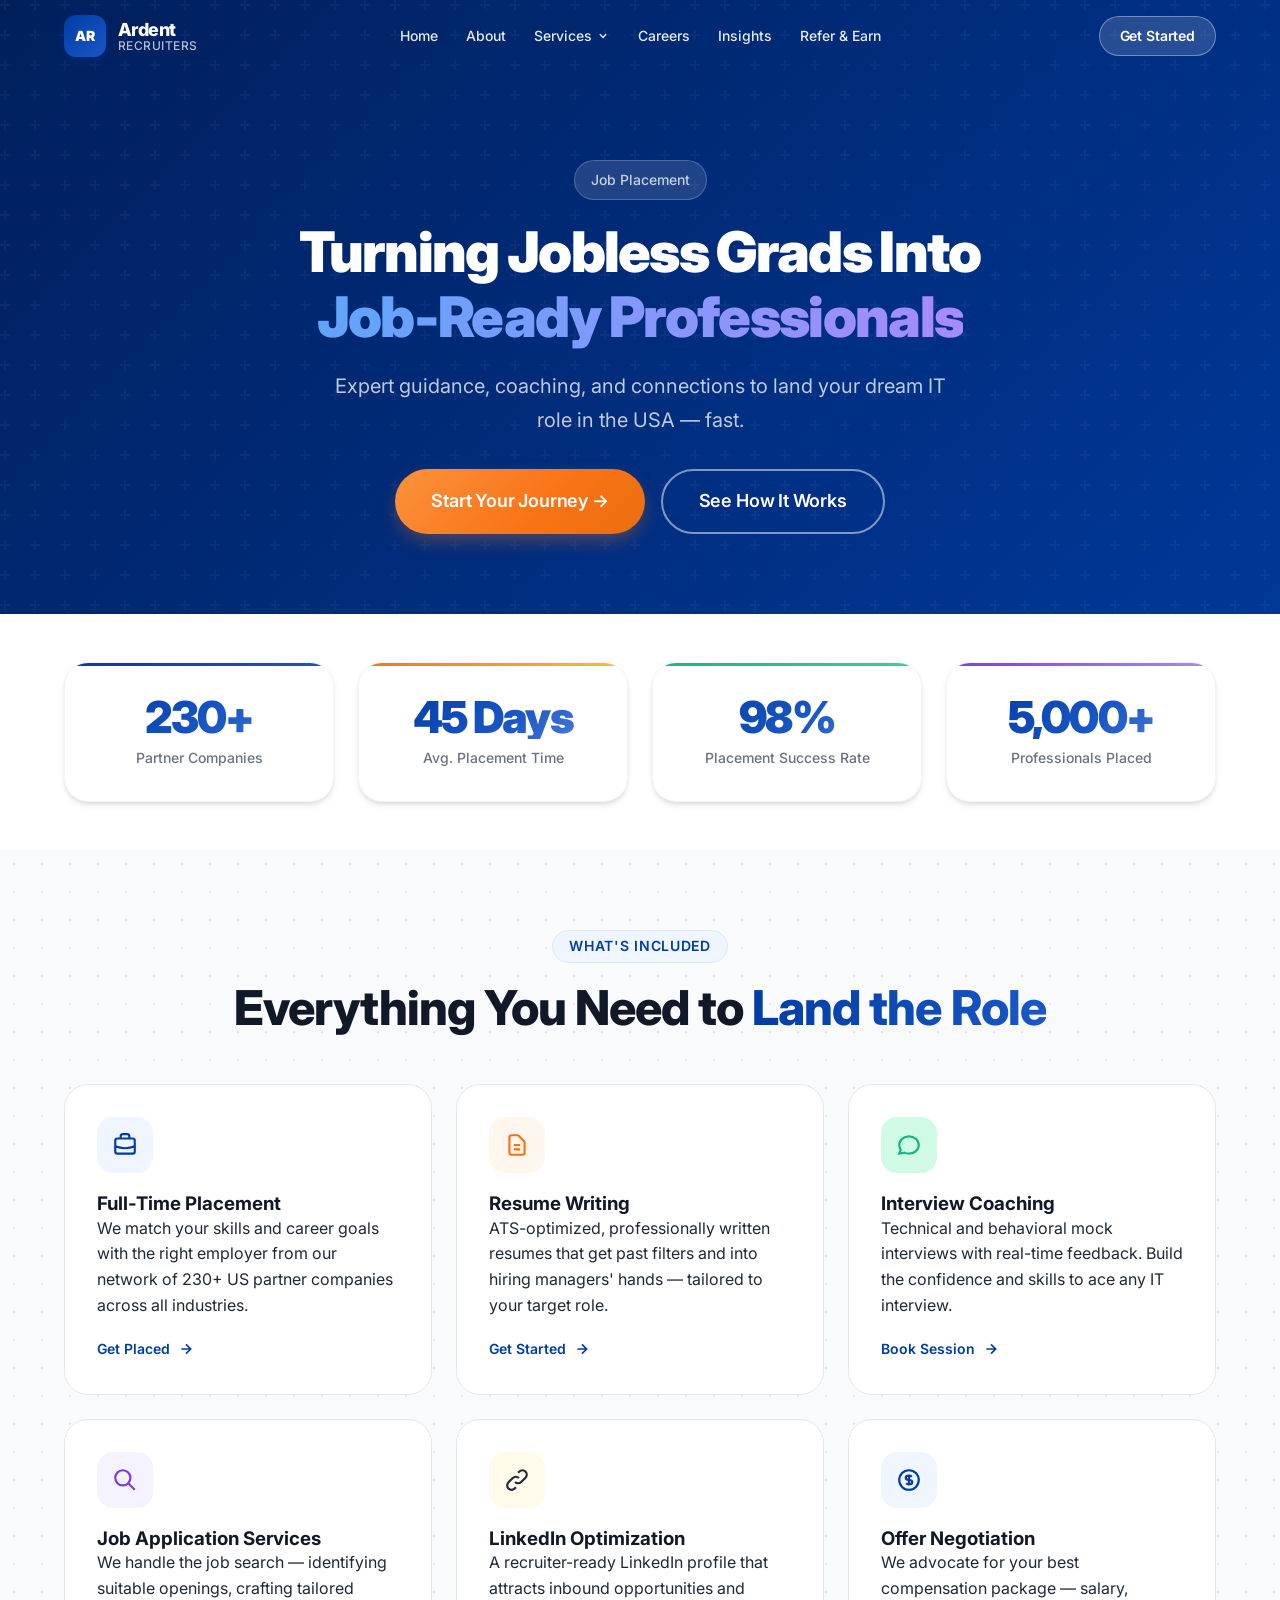
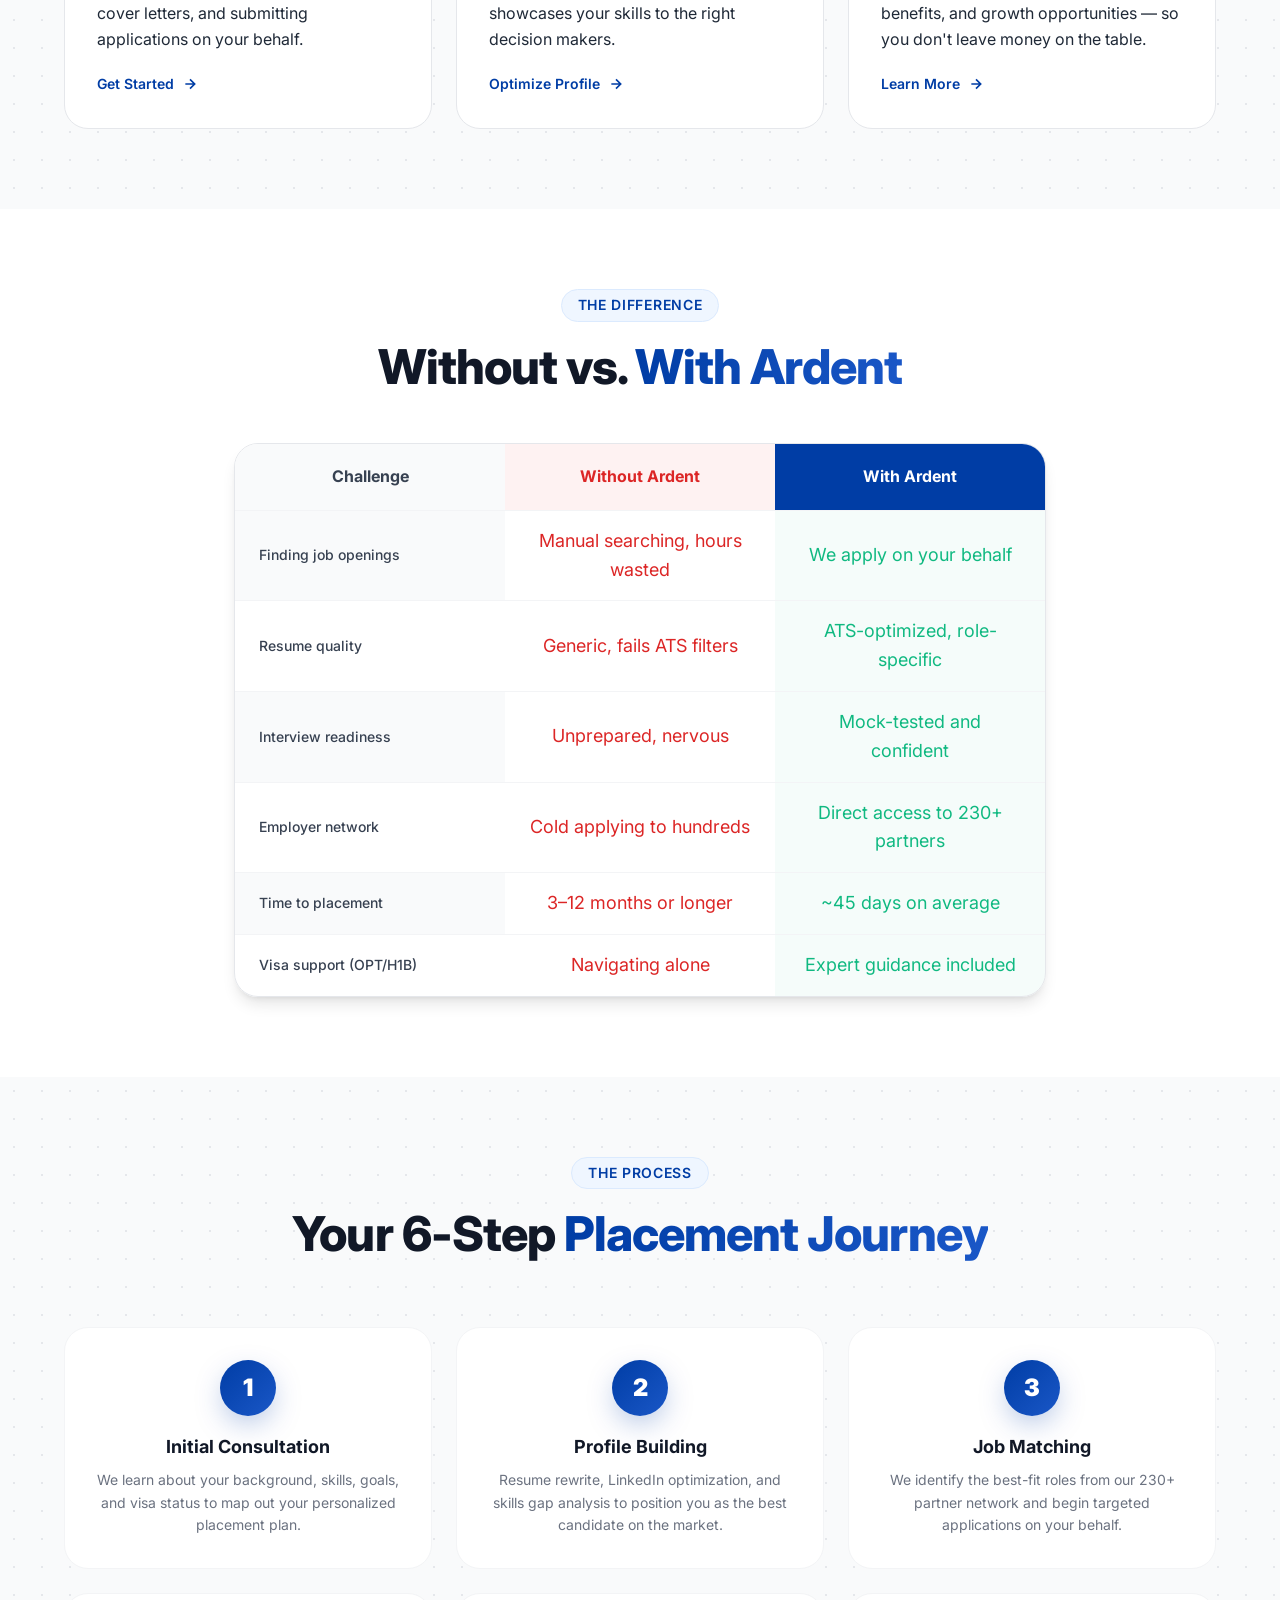
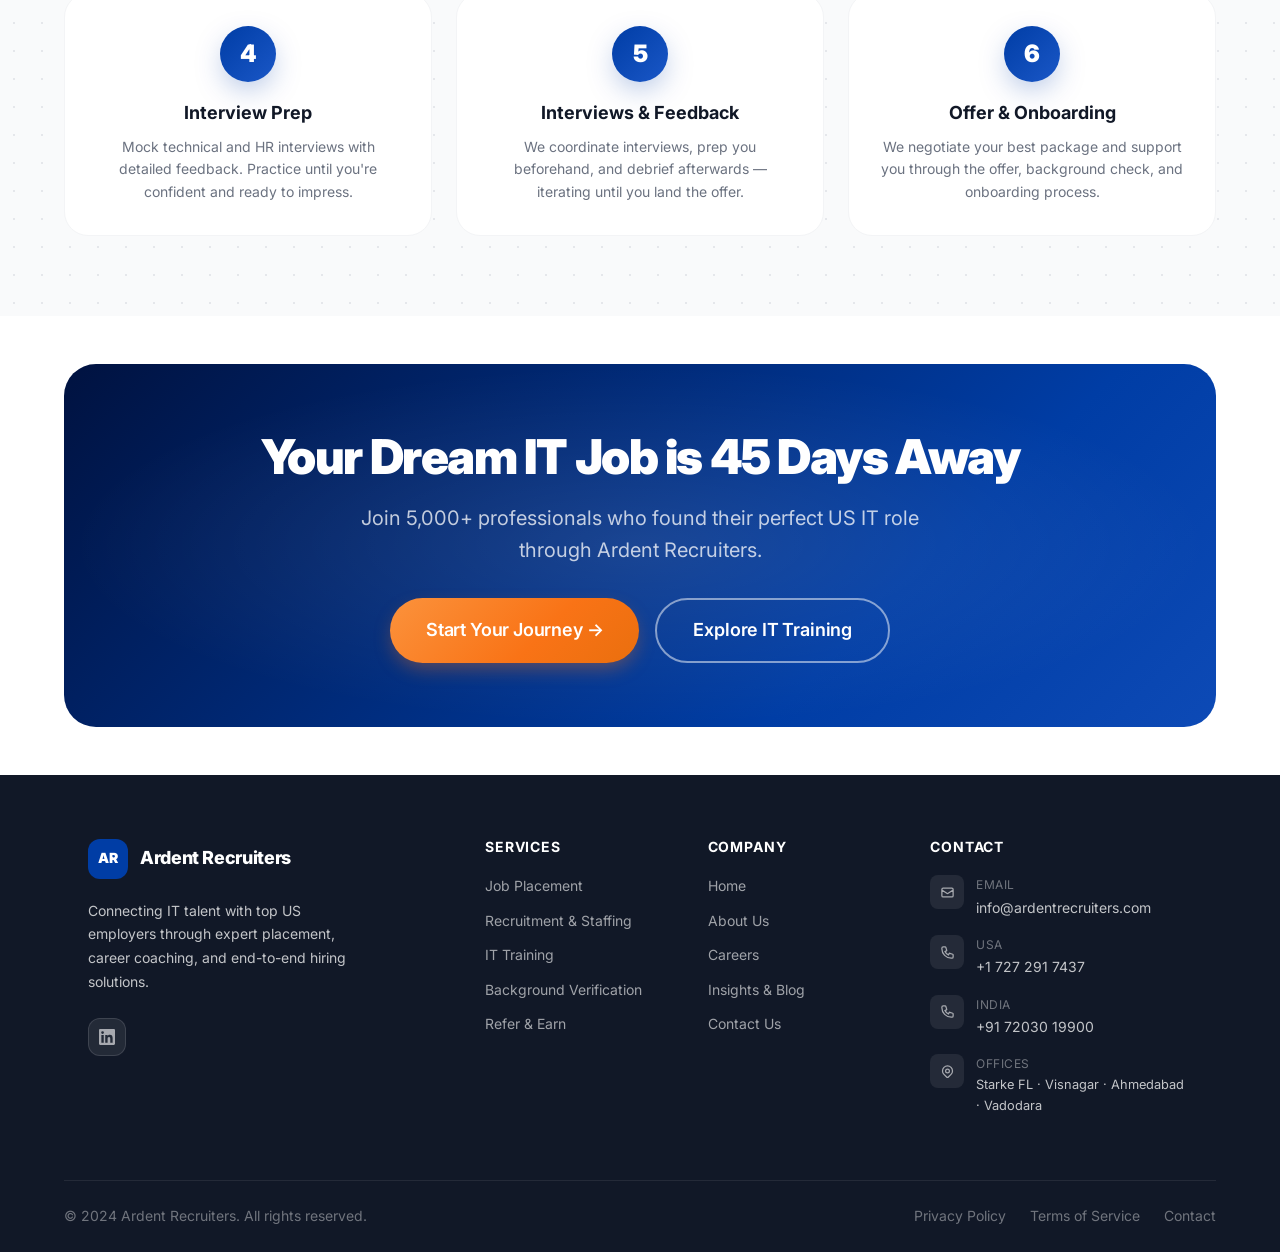
<file: job-placement.html>
<!DOCTYPE html>
<html lang="en">
<head>
  <meta charset="UTF-8"/>
  <meta name="viewport" content="width=device-width, initial-scale=1.0"/>
  <title>Job Placement — Ardent Recruiters</title>
  <meta name="description" content="Turning jobless graduates into job-ready IT professionals. Expert placement with resume writing, interview coaching, and full support."/>
  <link rel="preconnect" href="https://fonts.googleapis.com"/>
  <link href="https://fonts.googleapis.com/css2?family=Inter:wght@400;500;600;700;800;900&display=swap" rel="stylesheet"/>
  <link rel="stylesheet" href="css/styles.css"/>
  <link rel="stylesheet" href="css/animations.css"/>
</head>
<body>

<nav id="main-nav"></nav>

<section class="page-hero">
  <div class="container">
    <div class="page-hero-content">
      <div class="page-hero-label">Job Placement</div>
      <h1>Turning Jobless Grads Into<br/><span style="background:linear-gradient(90deg,#60a5fa,#a78bfa);-webkit-background-clip:text;-webkit-text-fill-color:transparent;background-clip:text">Job-Ready Professionals</span></h1>
      <p>Expert guidance, coaching, and connections to land your dream IT role in the USA — fast.</p>
      <div class="page-hero-actions">
        <a href="contact.html" class="btn btn-accent btn-lg">Start Your Journey &rarr;</a>
        <a href="#process" class="btn btn-outline-white btn-lg">See How It Works</a>
      </div>
    </div>
  </div>
</section>

<!-- STATS -->
<section class="section-sm bg-white">
  <div class="container">
    <div class="stats-cards">
      <div class="stat-card reveal">
        <div class="stat-card-num" data-target="230" data-suffix="+">230+</div>
        <div class="stat-card-label">Partner Companies</div>
      </div>
      <div class="stat-card reveal reveal-delay-1">
        <div class="stat-card-num" data-target="45" data-suffix=" Days">45 Days</div>
        <div class="stat-card-label">Avg. Placement Time</div>
      </div>
      <div class="stat-card reveal reveal-delay-2">
        <div class="stat-card-num" data-target="98" data-suffix="%">98%</div>
        <div class="stat-card-label">Placement Success Rate</div>
      </div>
      <div class="stat-card reveal reveal-delay-3">
        <div class="stat-card-num" data-target="5000" data-suffix="+">5,000+</div>
        <div class="stat-card-label">Professionals Placed</div>
      </div>
    </div>
  </div>
</section>

<!-- SERVICES -->
<section class="section bg-gray">
  <div class="container">
    <div class="text-center" style="margin-bottom:3rem">
      <span class="section-label reveal">What's Included</span>
      <h2 class="section-title reveal reveal-delay-1">Everything You Need to <span>Land the Role</span></h2>
    </div>
    <div class="services-grid">
      <div class="service-card reveal">
        <div class="card-icon blue"><svg viewBox="0 0 24 24" fill="none" stroke="currentColor" stroke-width="2"><path d="M21 13.255A23.931 23.931 0 0112 15c-3.183 0-6.22-.62-9-1.745M16 6V4a2 2 0 00-2-2h-4a2 2 0 00-2 2v2m4 6h.01M5 20h14a2 2 0 002-2V8a2 2 0 00-2-2H5a2 2 0 00-2 2v10a2 2 0 002 2z"/></svg></div>
        <h3>Full-Time Placement</h3>
        <p>We match your skills and career goals with the right employer from our network of 230+ US partner companies across all industries.</p>
        <a href="contact.html" class="service-card-link">Get Placed <svg viewBox="0 0 24 24" fill="none" stroke="currentColor" stroke-width="2.5" width="16" height="16"><path d="M5 12h14M12 5l7 7-7 7"/></svg></a>
      </div>
      <div class="service-card reveal reveal-delay-1">
        <div class="card-icon orange"><svg viewBox="0 0 24 24" fill="none" stroke="currentColor" stroke-width="2"><path d="M9 12h6m-6 4h6m2 5H7a2 2 0 01-2-2V5a2 2 0 012-2h5.586a1 1 0 01.707.293l5.414 5.414a1 1 0 01.293.707V19a2 2 0 01-2 2z"/></svg></div>
        <h3>Resume Writing</h3>
        <p>ATS-optimized, professionally written resumes that get past filters and into hiring managers' hands — tailored to your target role.</p>
        <a href="contact.html" class="service-card-link">Get Started <svg viewBox="0 0 24 24" fill="none" stroke="currentColor" stroke-width="2.5" width="16" height="16"><path d="M5 12h14M12 5l7 7-7 7"/></svg></a>
      </div>
      <div class="service-card reveal reveal-delay-2">
        <div class="card-icon green"><svg viewBox="0 0 24 24" fill="none" stroke="currentColor" stroke-width="2"><path d="M8 12h.01M12 12h.01M16 12h.01M21 12c0 4.418-4.03 8-9 8a9.863 9.863 0 01-4.255-.949L3 20l1.395-3.72C3.512 15.042 3 13.574 3 12c0-4.418 4.03-8 9-8s9 3.582 9 8z"/></svg></div>
        <h3>Interview Coaching</h3>
        <p>Technical and behavioral mock interviews with real-time feedback. Build the confidence and skills to ace any IT interview.</p>
        <a href="contact.html" class="service-card-link">Book Session <svg viewBox="0 0 24 24" fill="none" stroke="currentColor" stroke-width="2.5" width="16" height="16"><path d="M5 12h14M12 5l7 7-7 7"/></svg></a>
      </div>
      <div class="service-card reveal">
        <div class="card-icon purple"><svg viewBox="0 0 24 24" fill="none" stroke="currentColor" stroke-width="2"><path d="M21 21l-6-6m2-5a7 7 0 11-14 0 7 7 0 0114 0z"/></svg></div>
        <h3>Job Application Services</h3>
        <p>We handle the job search — identifying suitable openings, crafting tailored cover letters, and submitting applications on your behalf.</p>
        <a href="contact.html" class="service-card-link">Get Started <svg viewBox="0 0 24 24" fill="none" stroke="currentColor" stroke-width="2.5" width="16" height="16"><path d="M5 12h14M12 5l7 7-7 7"/></svg></a>
      </div>
      <div class="service-card reveal reveal-delay-1">
        <div class="card-icon yellow"><svg viewBox="0 0 24 24" fill="none" stroke="currentColor" stroke-width="2"><path d="M13.828 10.172a4 4 0 00-5.656 0l-4 4a4 4 0 105.656 5.656l1.102-1.101m-.758-4.899a4 4 0 005.656 0l4-4a4 4 0 00-5.656-5.656l-1.1 1.1"/></svg></div>
        <h3>LinkedIn Optimization</h3>
        <p>A recruiter-ready LinkedIn profile that attracts inbound opportunities and showcases your skills to the right decision makers.</p>
        <a href="contact.html" class="service-card-link">Optimize Profile <svg viewBox="0 0 24 24" fill="none" stroke="currentColor" stroke-width="2.5" width="16" height="16"><path d="M5 12h14M12 5l7 7-7 7"/></svg></a>
      </div>
      <div class="service-card reveal reveal-delay-2">
        <div class="card-icon blue"><svg viewBox="0 0 24 24" fill="none" stroke="currentColor" stroke-width="2"><path d="M12 8c-1.657 0-3 .895-3 2s1.343 2 3 2 3 .895 3 2-1.343 2-3 2m0-8c1.11 0 2.08.402 2.599 1M12 8V7m0 1v8m0 0v1m0-1c-1.11 0-2.08-.402-2.599-1M21 12a9 9 0 11-18 0 9 9 0 0118 0z"/></svg></div>
        <h3>Offer Negotiation</h3>
        <p>We advocate for your best compensation package — salary, benefits, and growth opportunities — so you don't leave money on the table.</p>
        <a href="contact.html" class="service-card-link">Learn More <svg viewBox="0 0 24 24" fill="none" stroke="currentColor" stroke-width="2.5" width="16" height="16"><path d="M5 12h14M12 5l7 7-7 7"/></svg></a>
      </div>
    </div>
  </div>
</section>

<!-- COMPARISON TABLE -->
<section class="section bg-white">
  <div class="container" style="max-width:860px">
    <div class="text-center" style="margin-bottom:3rem">
      <span class="section-label reveal">The Difference</span>
      <h2 class="section-title reveal reveal-delay-1">Without vs. <span>With Ardent</span></h2>
    </div>
    <div class="compare-table reveal">
      <div class="compare-header">
        <div class="compare-header-cell label">Challenge</div>
        <div class="compare-header-cell without">Without Ardent</div>
        <div class="compare-header-cell with">With Ardent</div>
      </div>
      <div class="compare-row">
        <div class="compare-cell label">Finding job openings</div>
        <div class="compare-cell without">Manual searching, hours wasted</div>
        <div class="compare-cell with">We apply on your behalf</div>
      </div>
      <div class="compare-row">
        <div class="compare-cell label">Resume quality</div>
        <div class="compare-cell without">Generic, fails ATS filters</div>
        <div class="compare-cell with">ATS-optimized, role-specific</div>
      </div>
      <div class="compare-row">
        <div class="compare-cell label">Interview readiness</div>
        <div class="compare-cell without">Unprepared, nervous</div>
        <div class="compare-cell with">Mock-tested and confident</div>
      </div>
      <div class="compare-row">
        <div class="compare-cell label">Employer network</div>
        <div class="compare-cell without">Cold applying to hundreds</div>
        <div class="compare-cell with">Direct access to 230+ partners</div>
      </div>
      <div class="compare-row">
        <div class="compare-cell label">Time to placement</div>
        <div class="compare-cell without">3–12 months or longer</div>
        <div class="compare-cell with">~45 days on average</div>
      </div>
      <div class="compare-row">
        <div class="compare-cell label">Visa support (OPT/H1B)</div>
        <div class="compare-cell without">Navigating alone</div>
        <div class="compare-cell with">Expert guidance included</div>
      </div>
    </div>
  </div>
</section>

<!-- 6-STEP PROCESS -->
<section class="section bg-gray" id="process">
  <div class="container">
    <div class="text-center" style="margin-bottom:4rem">
      <span class="section-label reveal">The Process</span>
      <h2 class="section-title reveal reveal-delay-1">Your 6-Step <span>Placement Journey</span></h2>
    </div>
    <div style="display:grid;grid-template-columns:repeat(3,1fr);gap:1.5rem;position:relative">
      <div class="process-step reveal">
        <div class="process-num">1</div>
        <h3>Initial Consultation</h3>
        <p>We learn about your background, skills, goals, and visa status to map out your personalized placement plan.</p>
      </div>
      <div class="process-step reveal reveal-delay-1">
        <div class="process-num">2</div>
        <h3>Profile Building</h3>
        <p>Resume rewrite, LinkedIn optimization, and skills gap analysis to position you as the best candidate on the market.</p>
      </div>
      <div class="process-step reveal reveal-delay-2">
        <div class="process-num">3</div>
        <h3>Job Matching</h3>
        <p>We identify the best-fit roles from our 230+ partner network and begin targeted applications on your behalf.</p>
      </div>
      <div class="process-step reveal">
        <div class="process-num">4</div>
        <h3>Interview Prep</h3>
        <p>Mock technical and HR interviews with detailed feedback. Practice until you're confident and ready to impress.</p>
      </div>
      <div class="process-step reveal reveal-delay-1">
        <div class="process-num">5</div>
        <h3>Interviews & Feedback</h3>
        <p>We coordinate interviews, prep you beforehand, and debrief afterwards — iterating until you land the offer.</p>
      </div>
      <div class="process-step reveal reveal-delay-2">
        <div class="process-num">6</div>
        <h3>Offer & Onboarding</h3>
        <p>We negotiate your best package and support you through the offer, background check, and onboarding process.</p>
      </div>
    </div>
  </div>
</section>

<!-- CTA -->
<section class="section-sm">
  <div class="container">
    <div class="cta-banner reveal">
      <h2>Your Dream IT Job is 45 Days Away</h2>
      <p>Join 5,000+ professionals who found their perfect US IT role through Ardent Recruiters.</p>
      <div class="cta-banner-actions">
        <a href="contact.html" class="btn btn-accent btn-lg">Start Your Journey &rarr;</a>
        <a href="it-training.html" class="btn btn-outline-white btn-lg">Explore IT Training</a>
      </div>
    </div>
  </div>
</section>

<footer id="main-footer"></footer>
<script src="js/components.js"></script>
<script src="js/main.js"></script>
</body>
</html>
</file>
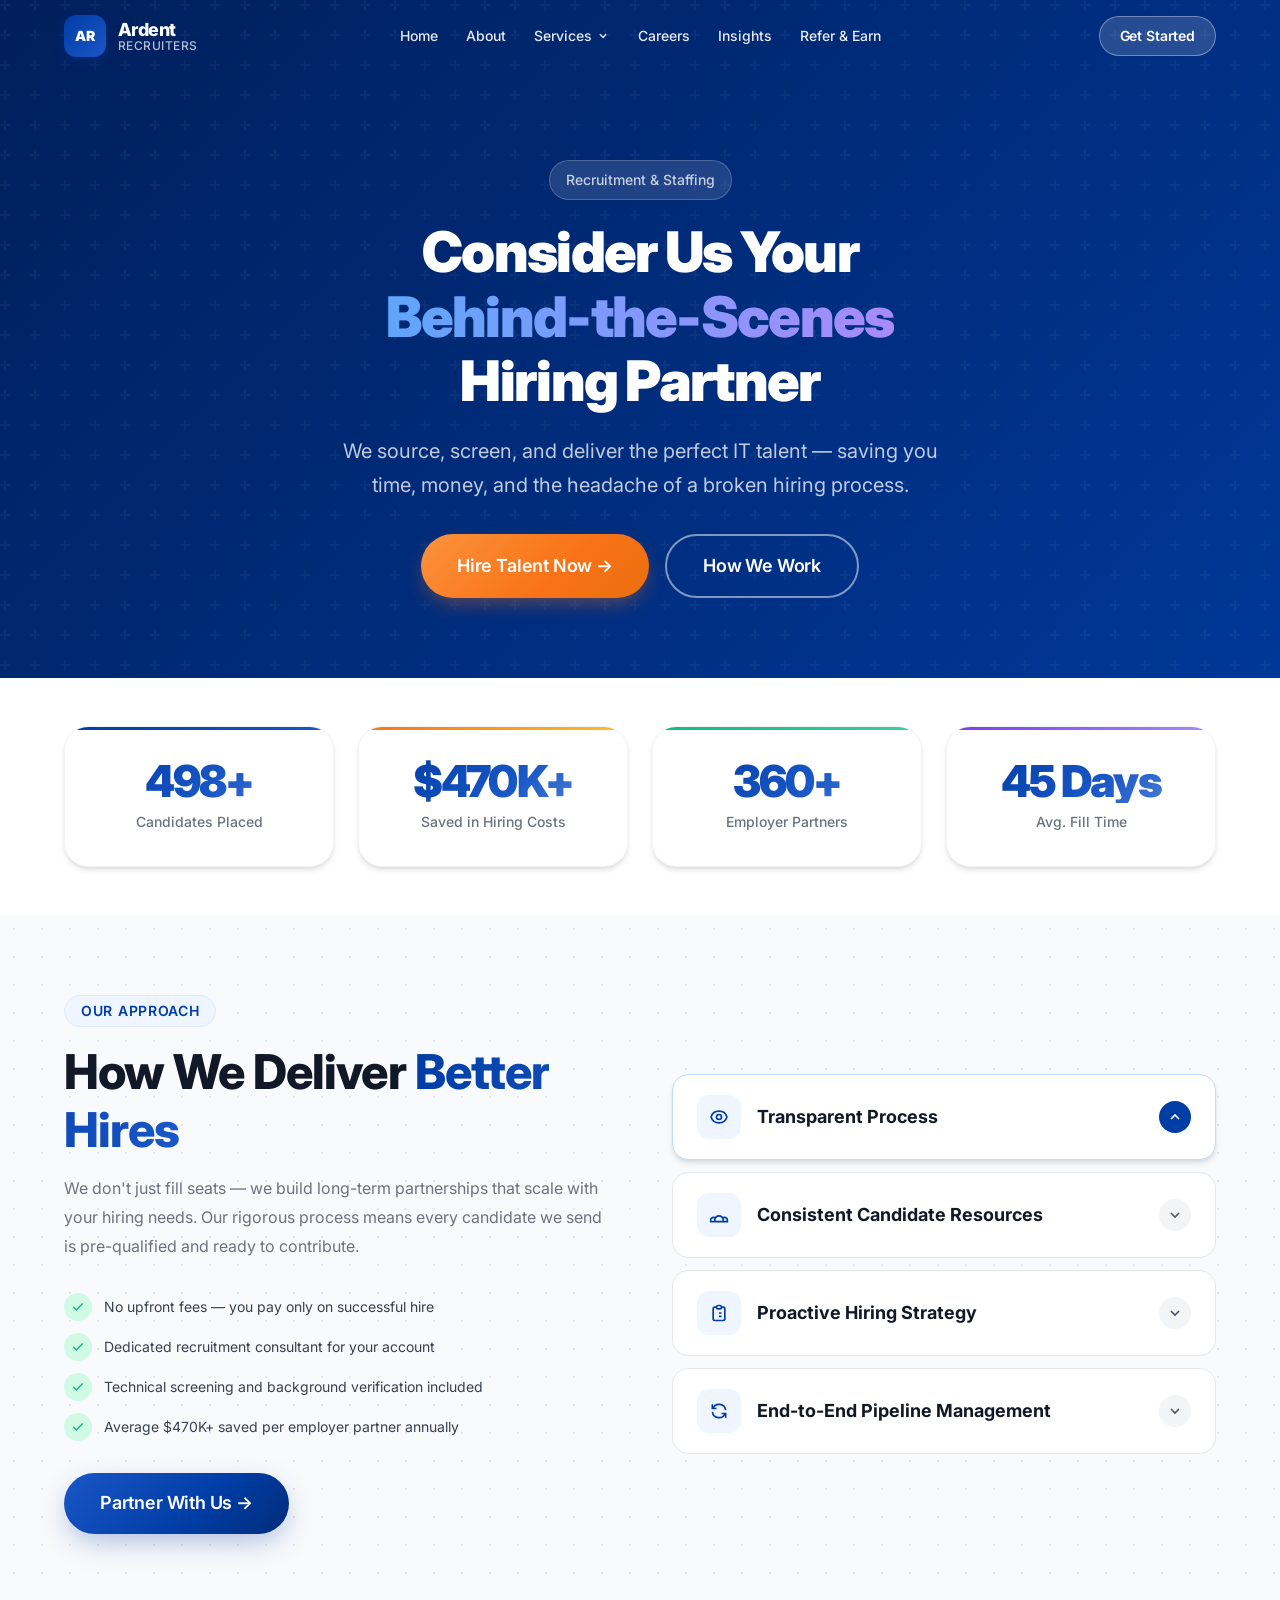
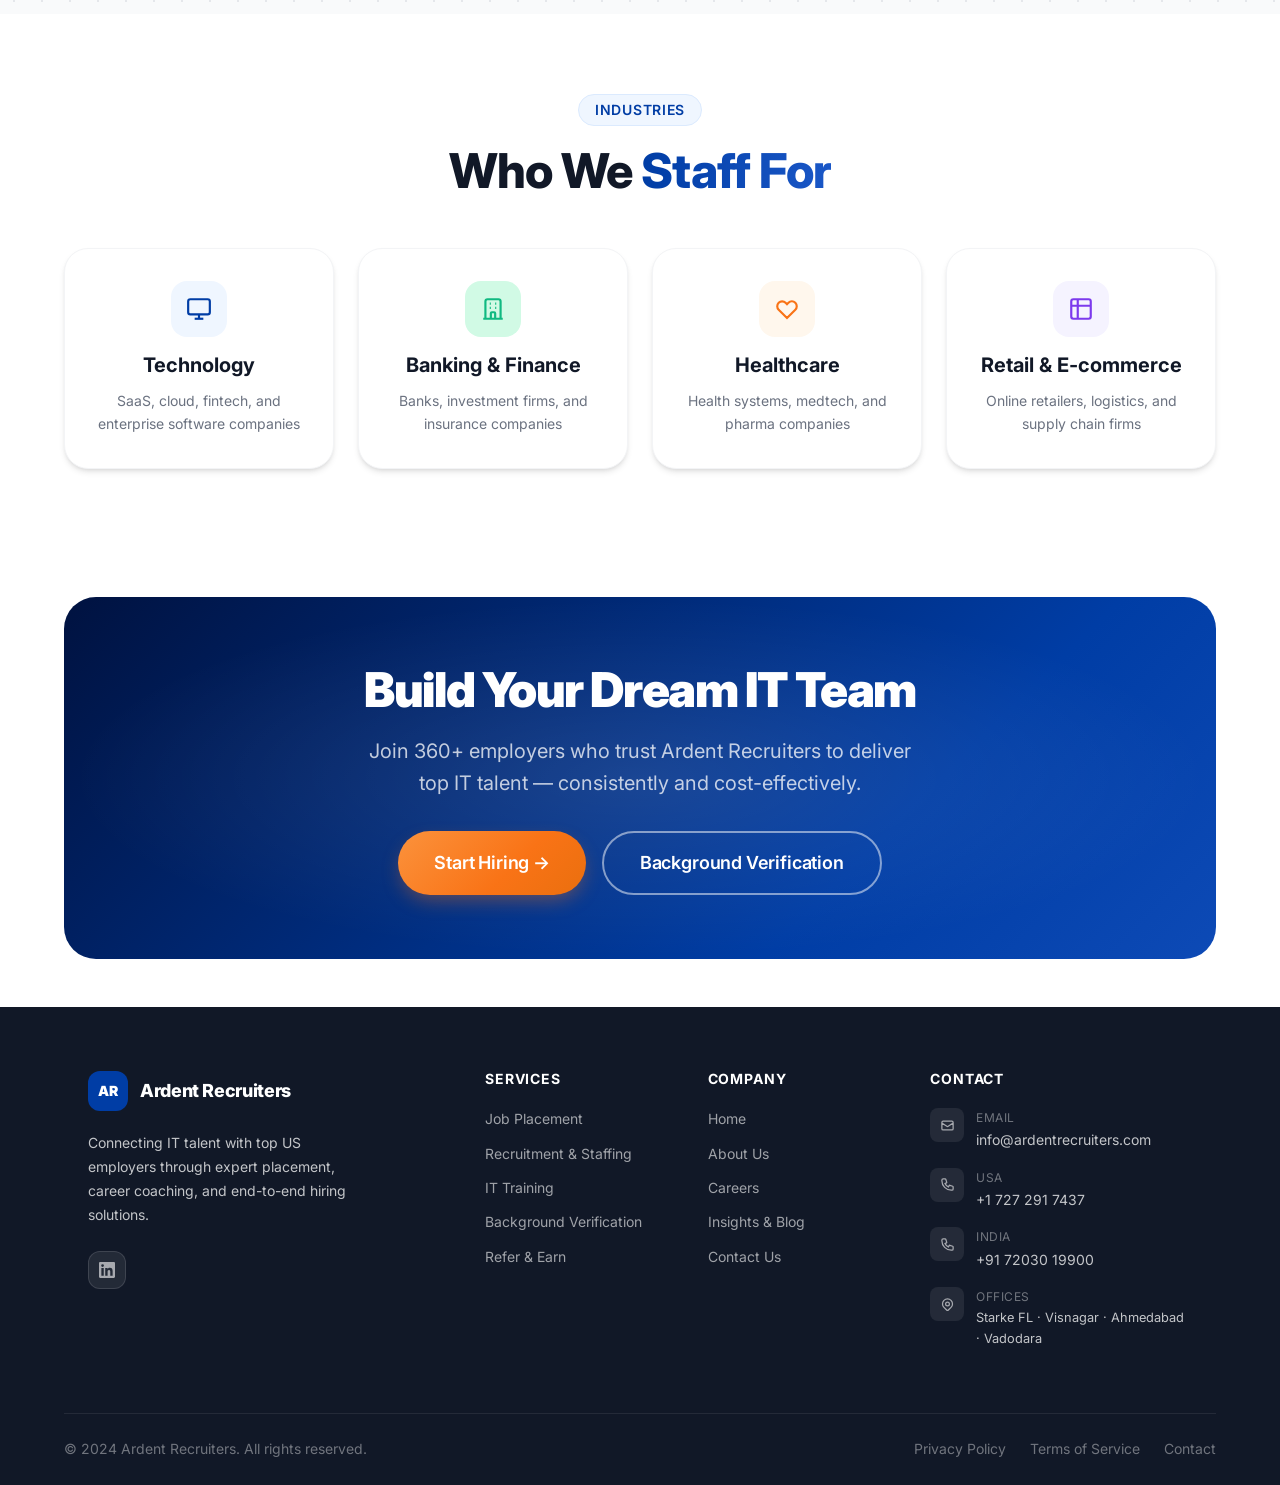
<file: recruitment-staffing.html>
<!DOCTYPE html>
<html lang="en">
<head>
  <meta charset="UTF-8"/>
  <meta name="viewport" content="width=device-width, initial-scale=1.0"/>
  <title>Recruitment & Staffing — Ardent Recruiters</title>
  <meta name="description" content="Your behind-the-scenes IT hiring partner. We source, screen, and deliver top candidates so you focus on your business."/>
  <link rel="preconnect" href="https://fonts.googleapis.com"/>
  <link href="https://fonts.googleapis.com/css2?family=Inter:wght@400;500;600;700;800;900&display=swap" rel="stylesheet"/>
  <link rel="stylesheet" href="css/styles.css"/>
  <link rel="stylesheet" href="css/animations.css"/>
</head>
<body>

<nav id="main-nav"></nav>

<section class="page-hero">
  <div class="container">
    <div class="page-hero-content">
      <div class="page-hero-label">Recruitment & Staffing</div>
      <h1>Consider Us Your<br/><span style="background:linear-gradient(90deg,#60a5fa,#a78bfa);-webkit-background-clip:text;-webkit-text-fill-color:transparent;background-clip:text">Behind-the-Scenes</span><br/>Hiring Partner</h1>
      <p>We source, screen, and deliver the perfect IT talent — saving you time, money, and the headache of a broken hiring process.</p>
      <div class="page-hero-actions">
        <a href="contact.html" class="btn btn-accent btn-lg">Hire Talent Now &rarr;</a>
        <a href="#features" class="btn btn-outline-white btn-lg">How We Work</a>
      </div>
    </div>
  </div>
</section>

<!-- STATS -->
<section class="section-sm bg-white">
  <div class="container">
    <div class="stats-cards">
      <div class="stat-card reveal">
        <div class="stat-card-num" data-target="498" data-suffix="+">498+</div>
        <div class="stat-card-label">Candidates Placed</div>
      </div>
      <div class="stat-card reveal reveal-delay-1">
        <div class="stat-card-num" data-target="470" data-prefix="$" data-suffix="K+">$470K+</div>
        <div class="stat-card-label">Saved in Hiring Costs</div>
      </div>
      <div class="stat-card reveal reveal-delay-2">
        <div class="stat-card-num" data-target="360" data-suffix="+">360+</div>
        <div class="stat-card-label">Employer Partners</div>
      </div>
      <div class="stat-card reveal reveal-delay-3">
        <div class="stat-card-num" data-target="45" data-suffix=" Days">45 Days</div>
        <div class="stat-card-label">Avg. Fill Time</div>
      </div>
    </div>
  </div>
</section>

<!-- FEATURES ACCORDION -->
<section class="section bg-gray" id="features">
  <div class="container">
    <div style="display:grid;grid-template-columns:1fr 1fr;gap:4rem;align-items:center">
      <div class="reveal">
        <span class="section-label">Our Approach</span>
        <h2 class="section-title">How We Deliver <span>Better Hires</span></h2>
        <p style="color:var(--gray-500);line-height:1.8;margin-bottom:2rem">We don't just fill seats — we build long-term partnerships that scale with your hiring needs. Our rigorous process means every candidate we send is pre-qualified and ready to contribute.</p>
        <div style="display:flex;flex-direction:column;gap:.75rem;margin-bottom:2rem">
          <div style="display:flex;align-items:center;gap:.75rem;font-size:.875rem;color:var(--gray-700)">
            <div style="width:28px;height:28px;background:var(--success-light);border-radius:50%;display:flex;align-items:center;justify-content:center;color:var(--success);flex-shrink:0"><svg width="14" height="14" viewBox="0 0 24 24" fill="none" stroke="currentColor" stroke-width="2.5"><polyline points="20 6 9 17 4 12"/></svg></div>
            <span>No upfront fees — you pay only on successful hire</span>
          </div>
          <div style="display:flex;align-items:center;gap:.75rem;font-size:.875rem;color:var(--gray-700)">
            <div style="width:28px;height:28px;background:var(--success-light);border-radius:50%;display:flex;align-items:center;justify-content:center;color:var(--success);flex-shrink:0"><svg width="14" height="14" viewBox="0 0 24 24" fill="none" stroke="currentColor" stroke-width="2.5"><polyline points="20 6 9 17 4 12"/></svg></div>
            <span>Dedicated recruitment consultant for your account</span>
          </div>
          <div style="display:flex;align-items:center;gap:.75rem;font-size:.875rem;color:var(--gray-700)">
            <div style="width:28px;height:28px;background:var(--success-light);border-radius:50%;display:flex;align-items:center;justify-content:center;color:var(--success);flex-shrink:0"><svg width="14" height="14" viewBox="0 0 24 24" fill="none" stroke="currentColor" stroke-width="2.5"><polyline points="20 6 9 17 4 12"/></svg></div>
            <span>Technical screening and background verification included</span>
          </div>
          <div style="display:flex;align-items:center;gap:.75rem;font-size:.875rem;color:var(--gray-700)">
            <div style="width:28px;height:28px;background:var(--success-light);border-radius:50%;display:flex;align-items:center;justify-content:center;color:var(--success);flex-shrink:0"><svg width="14" height="14" viewBox="0 0 24 24" fill="none" stroke="currentColor" stroke-width="2.5"><polyline points="20 6 9 17 4 12"/></svg></div>
            <span>Average $470K+ saved per employer partner annually</span>
          </div>
        </div>
        <a href="contact.html" class="btn btn-primary btn-lg">Partner With Us &rarr;</a>
      </div>

      <div class="accordion reveal reveal-delay-2">
        <div class="accordion-item open">
          <div class="accordion-header">
            <div class="accordion-icon"><svg viewBox="0 0 24 24" fill="none" stroke="currentColor" stroke-width="2"><path d="M15 12a3 3 0 11-6 0 3 3 0 016 0z"/><path d="M2.458 12C3.732 7.943 7.523 5 12 5c4.478 0 8.268 2.943 9.542 7-1.274 4.057-5.064 7-9.542 7-4.477 0-8.268-2.943-9.542-7z"/></svg></div>
            <div class="accordion-title">Transparent Process</div>
            <div class="accordion-arrow"><svg width="16" height="16" viewBox="0 0 24 24" fill="none" stroke="currentColor" stroke-width="2.5"><polyline points="6 9 12 15 18 9"/></svg></div>
          </div>
          <div class="accordion-body">
            <div class="accordion-body-inner">You have full visibility into every stage of the hiring process. Regular status updates, candidate shortlists with detailed assessments, and clear communication at every step — no black boxes.</div>
          </div>
        </div>

        <div class="accordion-item">
          <div class="accordion-header">
            <div class="accordion-icon"><svg viewBox="0 0 24 24" fill="none" stroke="currentColor" stroke-width="2"><path d="M17 20h5v-2a3 3 0 00-5.356-1.857M17 20H7m10 0v-2c0-.656-.126-1.283-.356-1.857M7 20H2v-2a3 3 0 015.356-1.857M7 20v-2c0-.656.126-1.283.356-1.857m0 0a5.002 5.002 0 019.288 0"/></svg></div>
            <div class="accordion-title">Consistent Candidate Resources</div>
            <div class="accordion-arrow"><svg width="16" height="16" viewBox="0 0 24 24" fill="none" stroke="currentColor" stroke-width="2.5"><polyline points="6 9 12 15 18 9"/></svg></div>
          </div>
          <div class="accordion-body">
            <div class="accordion-body-inner">Our talent pipeline is always active. We maintain a continuously updated pool of pre-screened IT professionals across all disciplines — ready to interview within 48 hours of your request.</div>
          </div>
        </div>

        <div class="accordion-item">
          <div class="accordion-header">
            <div class="accordion-icon"><svg viewBox="0 0 24 24" fill="none" stroke="currentColor" stroke-width="2"><path d="M9 5H7a2 2 0 00-2 2v12a2 2 0 002 2h10a2 2 0 002-2V7a2 2 0 00-2-2h-2M9 5a2 2 0 002 2h2a2 2 0 002-2M9 5a2 2 0 012-2h2a2 2 0 012 2m-3 7h3m-3 4h3m-6-4h.01M9 16h.01"/></svg></div>
            <div class="accordion-title">Proactive Hiring Strategy</div>
            <div class="accordion-arrow"><svg width="16" height="16" viewBox="0 0 24 24" fill="none" stroke="currentColor" stroke-width="2.5"><polyline points="6 9 12 15 18 9"/></svg></div>
          </div>
          <div class="accordion-body">
            <div class="accordion-body-inner">We don't wait for you to post a job. Based on your growth plans, we proactively source and qualify candidates before you even need them — so you're never caught understaffed during critical projects.</div>
          </div>
        </div>

        <div class="accordion-item">
          <div class="accordion-header">
            <div class="accordion-icon"><svg viewBox="0 0 24 24" fill="none" stroke="currentColor" stroke-width="2"><path d="M4 4v5h.582m15.356 2A8.001 8.001 0 004.582 9m0 0H9m11 11v-5h-.581m0 0a8.003 8.003 0 01-15.357-2m15.357 2H15"/></svg></div>
            <div class="accordion-title">End-to-End Pipeline Management</div>
            <div class="accordion-arrow"><svg width="16" height="16" viewBox="0 0 24 24" fill="none" stroke="currentColor" stroke-width="2.5"><polyline points="6 9 12 15 18 9"/></svg></div>
          </div>
          <div class="accordion-body">
            <div class="accordion-body-inner">From job description writing to offer letter follow-up — we manage the entire hiring pipeline. Background verification, technical assessments, scheduling, and onboarding coordination all handled by our team.</div>
          </div>
        </div>
      </div>
    </div>
  </div>
</section>

<!-- WHO WE HELP -->
<section class="section bg-white">
  <div class="container">
    <div class="text-center" style="margin-bottom:3rem">
      <span class="section-label reveal">Industries</span>
      <h2 class="section-title reveal reveal-delay-1">Who We <span>Staff For</span></h2>
    </div>
    <div style="display:grid;grid-template-columns:repeat(4,1fr);gap:1.5rem" class="stagger-children">
      <div class="card reveal" style="text-align:center">
        <div class="card-icon blue" style="margin:0 auto 1rem"><svg viewBox="0 0 24 24" fill="none" stroke="currentColor" stroke-width="2"><rect x="2" y="3" width="20" height="14" rx="2"/><line x1="8" y1="21" x2="16" y2="21"/><line x1="12" y1="17" x2="12" y2="21"/></svg></div>
        <h3>Technology</h3>
        <p style="font-size:.875rem">SaaS, cloud, fintech, and enterprise software companies</p>
      </div>
      <div class="card reveal reveal-delay-1" style="text-align:center">
        <div class="card-icon green" style="margin:0 auto 1rem"><svg viewBox="0 0 24 24" fill="none" stroke="currentColor" stroke-width="2"><path d="M19 21V5a2 2 0 00-2-2H7a2 2 0 00-2 2v16m14 0h2m-2 0h-5m-9 0H3m2 0h5M9 7h1m-1 4h1m4-4h1m-1 4h1m-5 10v-5a1 1 0 011-1h2a1 1 0 011 1v5m-4 0h4"/></svg></div>
        <h3>Banking & Finance</h3>
        <p style="font-size:.875rem">Banks, investment firms, and insurance companies</p>
      </div>
      <div class="card reveal reveal-delay-2" style="text-align:center">
        <div class="card-icon orange" style="margin:0 auto 1rem"><svg viewBox="0 0 24 24" fill="none" stroke="currentColor" stroke-width="2"><path d="M4.318 6.318a4.5 4.5 0 000 6.364L12 20.364l7.682-7.682a4.5 4.5 0 00-6.364-6.364L12 7.636l-1.318-1.318a4.5 4.5 0 00-6.364 0z"/></svg></div>
        <h3>Healthcare</h3>
        <p style="font-size:.875rem">Health systems, medtech, and pharma companies</p>
      </div>
      <div class="card reveal reveal-delay-3" style="text-align:center">
        <div class="card-icon purple" style="margin:0 auto 1rem"><svg viewBox="0 0 24 24" fill="none" stroke="currentColor" stroke-width="2"><path d="M9 3H5a2 2 0 00-2 2v4m6-6h10a2 2 0 012 2v4M9 3v18m0 0h10a2 2 0 002-2V9M9 21H5a2 2 0 01-2-2V9m0 0h18"/></svg></div>
        <h3>Retail & E-commerce</h3>
        <p style="font-size:.875rem">Online retailers, logistics, and supply chain firms</p>
      </div>
    </div>
  </div>
</section>

<!-- CTA -->
<section class="section-sm">
  <div class="container">
    <div class="cta-banner reveal">
      <h2>Build Your Dream IT Team</h2>
      <p>Join 360+ employers who trust Ardent Recruiters to deliver top IT talent — consistently and cost-effectively.</p>
      <div class="cta-banner-actions">
        <a href="contact.html" class="btn btn-accent btn-lg">Start Hiring &rarr;</a>
        <a href="background-verification.html" class="btn btn-outline-white btn-lg">Background Verification</a>
      </div>
    </div>
  </div>
</section>

<footer id="main-footer"></footer>
<script src="js/components.js"></script>
<script src="js/main.js"></script>
</body>
</html>
</file>
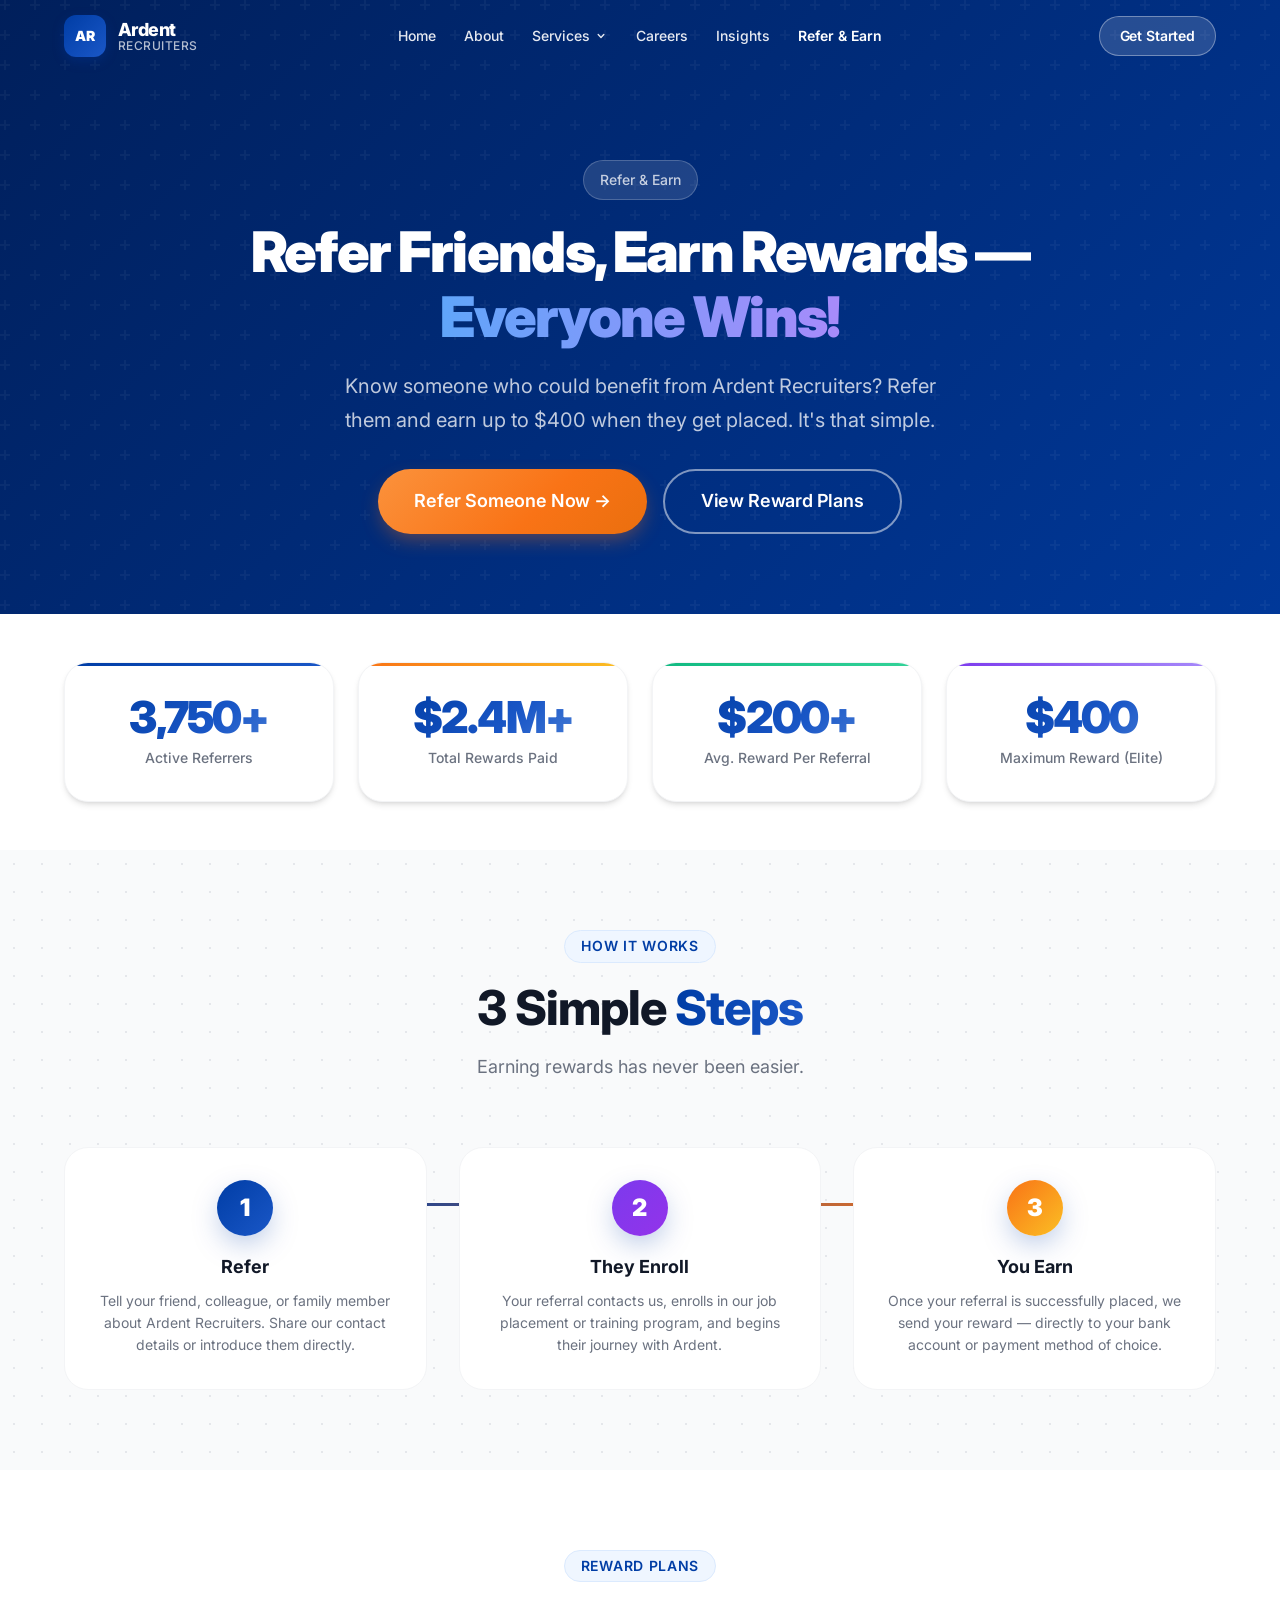
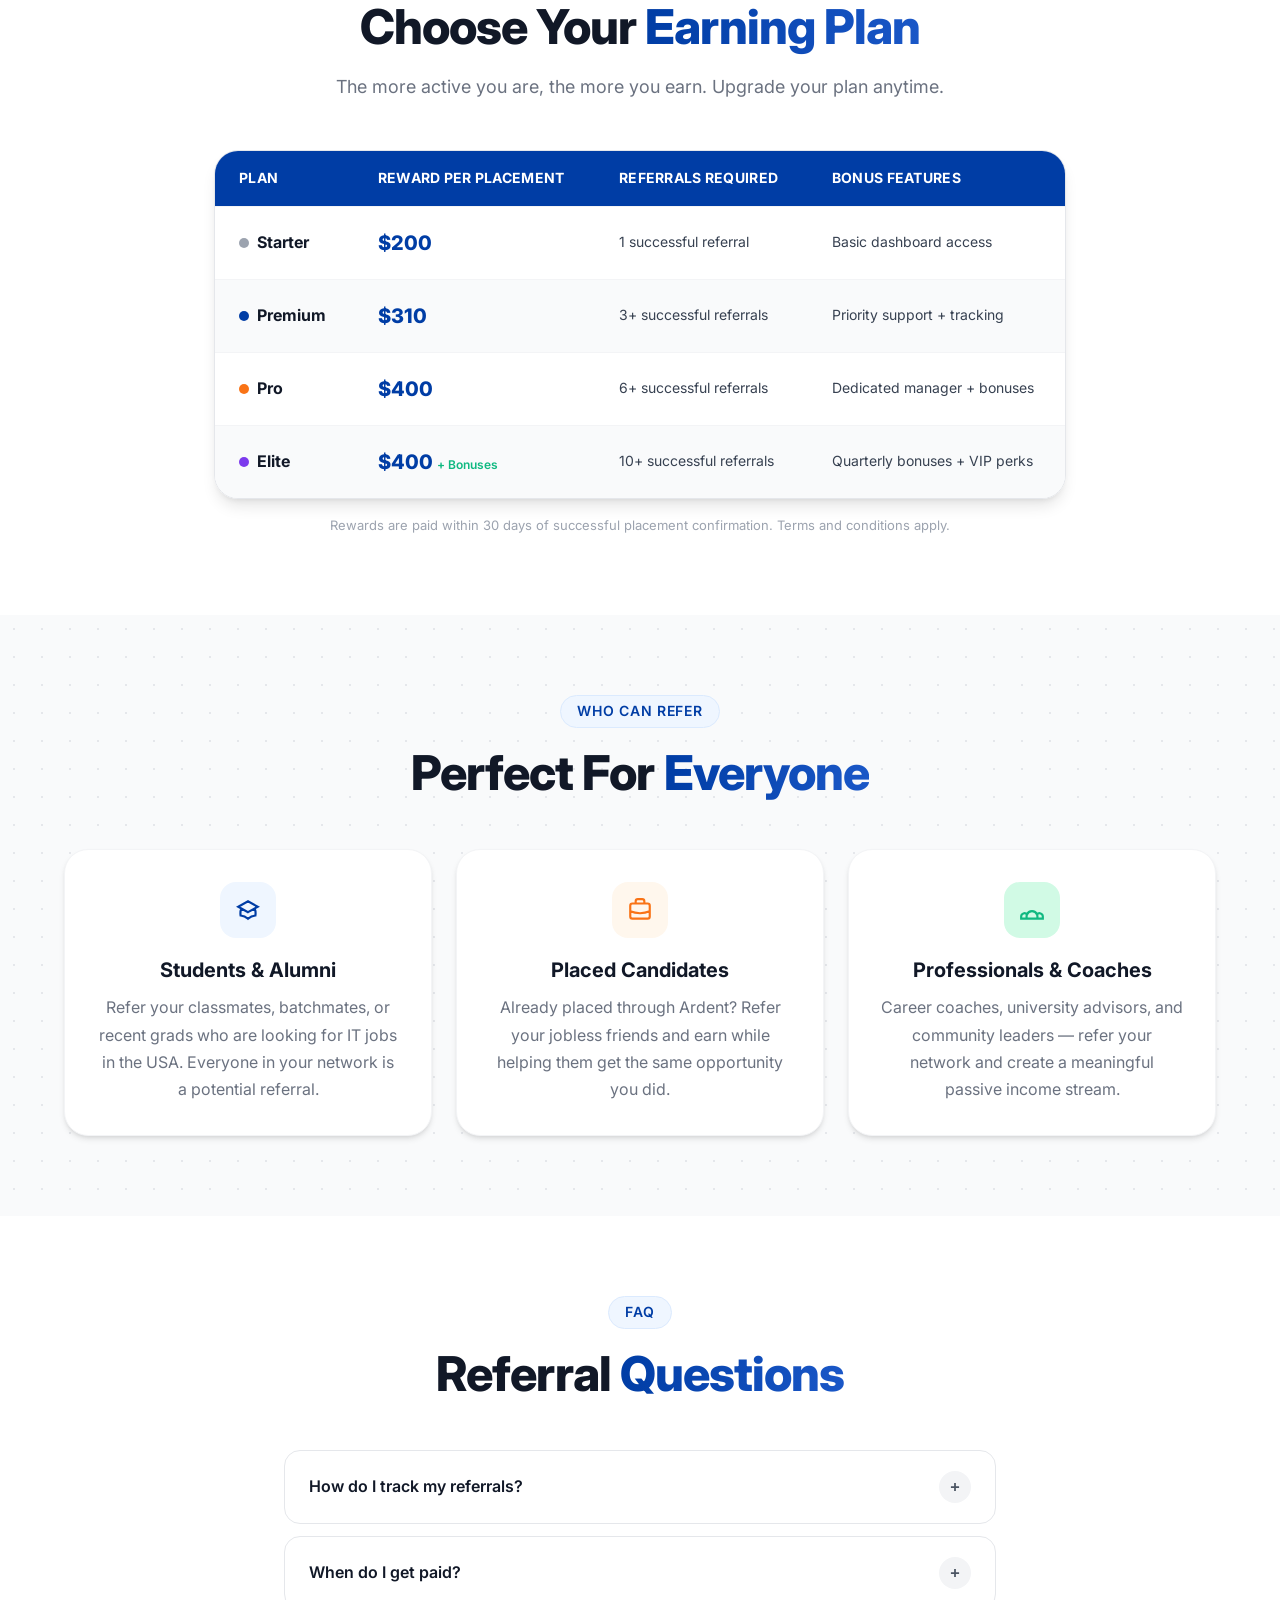
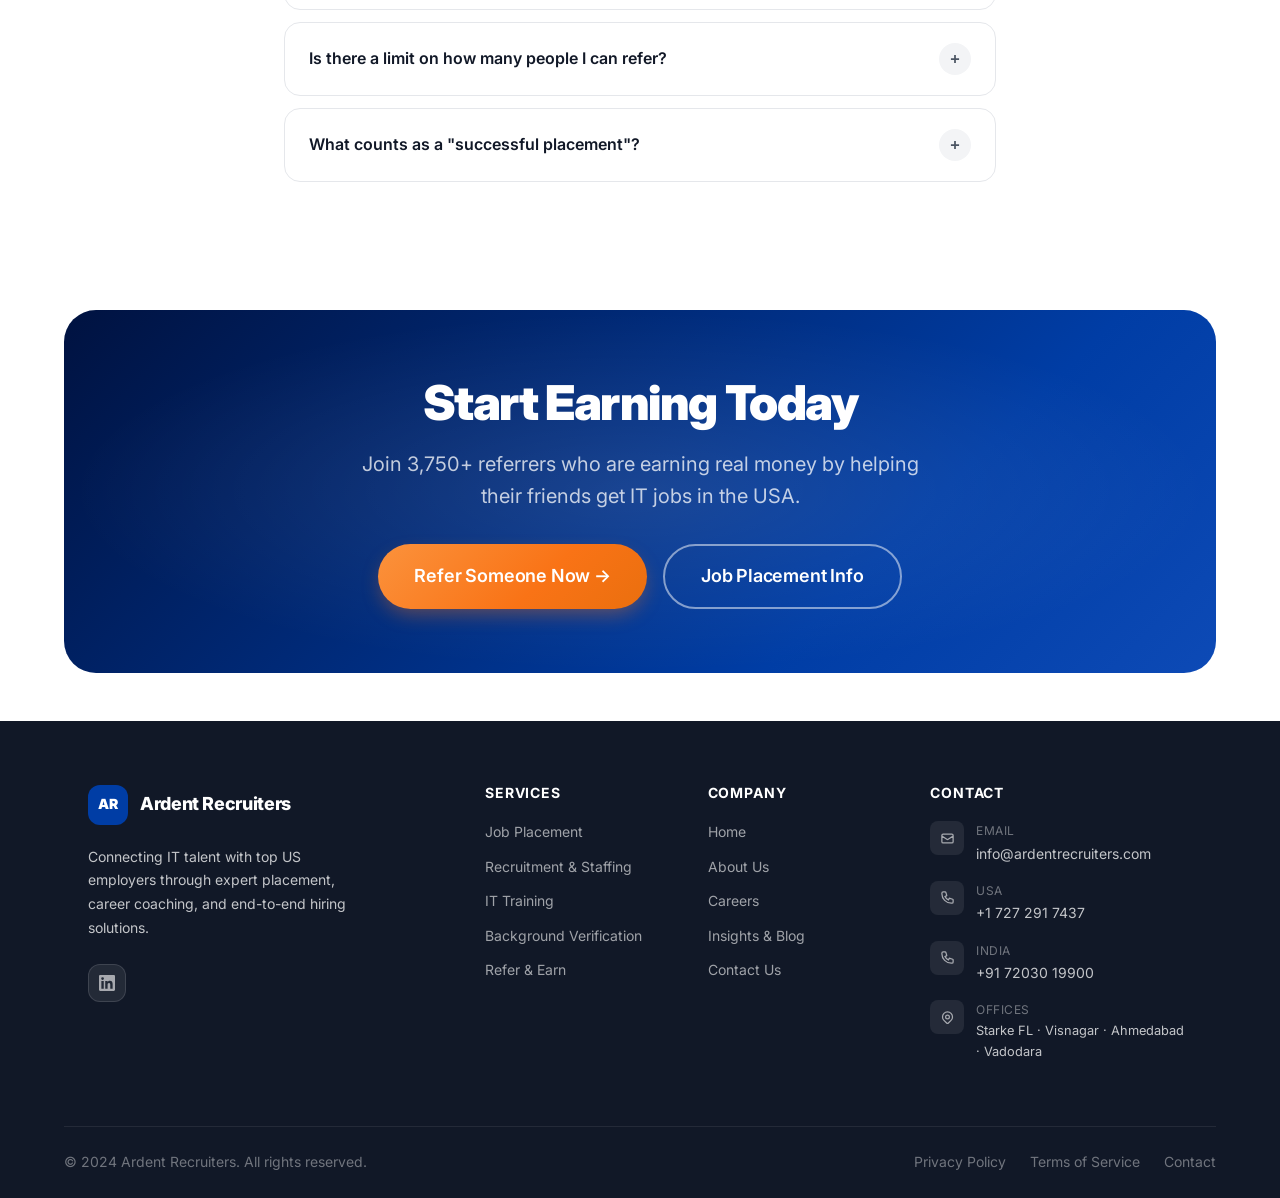
<file: refer-earn.html>
<!DOCTYPE html>
<html lang="en">
<head>
  <meta charset="UTF-8"/>
  <meta name="viewport" content="width=device-width, initial-scale=1.0"/>
  <title>Refer & Earn — Ardent Recruiters</title>
  <meta name="description" content="Refer friends to Ardent Recruiters and earn up to $400 per successful placement. Join 3,750+ active referrers."/>
  <link rel="preconnect" href="https://fonts.googleapis.com"/>
  <link href="https://fonts.googleapis.com/css2?family=Inter:wght@400;500;600;700;800;900&display=swap" rel="stylesheet"/>
  <link rel="stylesheet" href="css/styles.css"/>
  <link rel="stylesheet" href="css/animations.css"/>
</head>
<body>

<nav id="main-nav"></nav>

<section class="page-hero">
  <div class="container">
    <div class="page-hero-content">
      <div class="page-hero-label">Refer & Earn</div>
      <h1>Refer Friends, Earn Rewards —<br/><span style="background:linear-gradient(90deg,#60a5fa,#a78bfa);-webkit-background-clip:text;-webkit-text-fill-color:transparent;background-clip:text">Everyone Wins!</span></h1>
      <p>Know someone who could benefit from Ardent Recruiters? Refer them and earn up to $400 when they get placed. It's that simple.</p>
      <div class="page-hero-actions">
        <a href="contact.html" class="btn btn-accent btn-lg">Refer Someone Now &rarr;</a>
        <a href="#plans" class="btn btn-outline-white btn-lg">View Reward Plans</a>
      </div>
    </div>
  </div>
</section>

<!-- STATS -->
<section class="section-sm bg-white">
  <div class="container">
    <div class="stats-cards">
      <div class="stat-card reveal">
        <div class="stat-card-num" data-target="3750" data-suffix="+">3,750+</div>
        <div class="stat-card-label">Active Referrers</div>
      </div>
      <div class="stat-card reveal reveal-delay-1">
        <div class="stat-card-num" data-target="2.4" data-prefix="$" data-suffix="M+">$2.4M+</div>
        <div class="stat-card-label">Total Rewards Paid</div>
      </div>
      <div class="stat-card reveal reveal-delay-2">
        <div class="stat-card-num" data-target="200" data-prefix="$" data-suffix="+">$200+</div>
        <div class="stat-card-label">Avg. Reward Per Referral</div>
      </div>
      <div class="stat-card reveal reveal-delay-3">
        <div class="stat-card-num" data-target="400" data-prefix="$">$400</div>
        <div class="stat-card-label">Maximum Reward (Elite)</div>
      </div>
    </div>
  </div>
</section>

<!-- HOW IT WORKS -->
<section class="section bg-gray">
  <div class="container">
    <div class="text-center" style="margin-bottom:4rem">
      <span class="section-label reveal">How It Works</span>
      <h2 class="section-title reveal reveal-delay-1">3 Simple <span>Steps</span></h2>
      <p class="section-subtitle reveal reveal-delay-2">Earning rewards has never been easier.</p>
    </div>
    <div style="display:grid;grid-template-columns:repeat(3,1fr);gap:2rem;position:relative">
      <div style="position:absolute;top:56px;left:20%;right:20%;height:3px;background:linear-gradient(90deg,var(--primary),var(--accent));border-radius:999px" class="reveal"></div>
      <div class="process-step reveal" style="text-align:center">
        <div class="process-num" style="background:linear-gradient(135deg,var(--primary),#1a57c7)">1</div>
        <h3>Refer</h3>
        <p>Tell your friend, colleague, or family member about Ardent Recruiters. Share our contact details or introduce them directly.</p>
      </div>
      <div class="process-step reveal reveal-delay-1" style="text-align:center">
        <div class="process-num" style="background:linear-gradient(135deg,#7c3aed,#9333ea)">2</div>
        <h3>They Enroll</h3>
        <p>Your referral contacts us, enrolls in our job placement or training program, and begins their journey with Ardent.</p>
      </div>
      <div class="process-step reveal reveal-delay-2" style="text-align:center">
        <div class="process-num" style="background:linear-gradient(135deg,var(--accent),#fbbf24)">3</div>
        <h3>You Earn</h3>
        <p>Once your referral is successfully placed, we send your reward — directly to your bank account or payment method of choice.</p>
      </div>
    </div>
  </div>
</section>

<!-- REWARD PLANS TABLE -->
<section class="section bg-white" id="plans">
  <div class="container" style="max-width:900px">
    <div class="text-center" style="margin-bottom:3rem">
      <span class="section-label reveal">Reward Plans</span>
      <h2 class="section-title reveal reveal-delay-1">Choose Your <span>Earning Plan</span></h2>
      <p class="section-subtitle reveal reveal-delay-2">The more active you are, the more you earn. Upgrade your plan anytime.</p>
    </div>
    <div class="reward-table-wrap reveal">
      <table class="reward-table">
        <thead>
          <tr>
            <th>Plan</th>
            <th>Reward Per Placement</th>
            <th>Referrals Required</th>
            <th>Bonus Features</th>
          </tr>
        </thead>
        <tbody>
          <tr>
            <td><span class="plan-badge starter">Starter</span></td>
            <td><span class="reward-amount">$200</span></td>
            <td>1 successful referral</td>
            <td>Basic dashboard access</td>
          </tr>
          <tr>
            <td><span class="plan-badge premium">Premium</span></td>
            <td><span class="reward-amount">$310</span></td>
            <td>3+ successful referrals</td>
            <td>Priority support + tracking</td>
          </tr>
          <tr>
            <td><span class="plan-badge pro">Pro</span></td>
            <td><span class="reward-amount">$400</span></td>
            <td>6+ successful referrals</td>
            <td>Dedicated manager + bonuses</td>
          </tr>
          <tr>
            <td><span class="plan-badge elite">Elite</span></td>
            <td><span class="reward-amount">$400</span> <span style="font-size:.75rem;color:var(--success);font-weight:600">+ Bonuses</span></td>
            <td>10+ successful referrals</td>
            <td>Quarterly bonuses + VIP perks</td>
          </tr>
        </tbody>
      </table>
    </div>
    <p style="text-align:center;color:var(--gray-400);font-size:.8125rem;margin-top:1rem">Rewards are paid within 30 days of successful placement confirmation. Terms and conditions apply.</p>
  </div>
</section>

<!-- WHO CAN REFER -->
<section class="section bg-gray">
  <div class="container">
    <div class="text-center" style="margin-bottom:3rem">
      <span class="section-label reveal">Who Can Refer</span>
      <h2 class="section-title reveal reveal-delay-1">Perfect For <span>Everyone</span></h2>
    </div>
    <div style="display:grid;grid-template-columns:repeat(3,1fr);gap:1.5rem" class="stagger-children">
      <div class="card reveal" style="text-align:center">
        <div class="card-icon blue" style="margin:0 auto 1.25rem"><svg viewBox="0 0 24 24" fill="none" stroke="currentColor" stroke-width="2"><path d="M12 14l9-5-9-5-9 5 9 5zm0 0l6.16-3.422a12.083 12.083 0 01.665 6.479A11.952 11.952 0 0012 20.055a11.952 11.952 0 00-6.824-2.998 12.078 12.078 0 01.665-6.479L12 14z"/></svg></div>
        <h3>Students & Alumni</h3>
        <p>Refer your classmates, batchmates, or recent grads who are looking for IT jobs in the USA. Everyone in your network is a potential referral.</p>
      </div>
      <div class="card reveal reveal-delay-1" style="text-align:center">
        <div class="card-icon orange" style="margin:0 auto 1.25rem"><svg viewBox="0 0 24 24" fill="none" stroke="currentColor" stroke-width="2"><path d="M21 13.255A23.931 23.931 0 0112 15c-3.183 0-6.22-.62-9-1.745M16 6V4a2 2 0 00-2-2h-4a2 2 0 00-2 2v2m4 6h.01M5 20h14a2 2 0 002-2V8a2 2 0 00-2-2H5a2 2 0 00-2 2v10a2 2 0 002 2z"/></svg></div>
        <h3>Placed Candidates</h3>
        <p>Already placed through Ardent? Refer your jobless friends and earn while helping them get the same opportunity you did.</p>
      </div>
      <div class="card reveal reveal-delay-2" style="text-align:center">
        <div class="card-icon green" style="margin:0 auto 1.25rem"><svg viewBox="0 0 24 24" fill="none" stroke="currentColor" stroke-width="2"><path d="M17 20h5v-2a3 3 0 00-5.356-1.857M17 20H7m10 0v-2c0-.656-.126-1.283-.356-1.857M7 20H2v-2a3 3 0 015.356-1.857M7 20v-2c0-.656.126-1.283.356-1.857m0 0a5.002 5.002 0 019.288 0"/></svg></div>
        <h3>Professionals & Coaches</h3>
        <p>Career coaches, university advisors, and community leaders — refer your network and create a meaningful passive income stream.</p>
      </div>
    </div>
  </div>
</section>

<!-- FAQ -->
<section class="section bg-white">
  <div class="container" style="max-width:760px">
    <div class="text-center" style="margin-bottom:3rem">
      <span class="section-label reveal">FAQ</span>
      <h2 class="section-title reveal reveal-delay-1">Referral <span>Questions</span></h2>
    </div>
    <div class="faq-list reveal">
      <div class="faq-item">
        <div class="faq-question">How do I track my referrals?<div class="faq-toggle"><svg width="14" height="14" viewBox="0 0 24 24" fill="none" stroke="currentColor" stroke-width="3"><line x1="12" y1="5" x2="12" y2="19"/><line x1="5" y1="12" x2="19" y2="12"/></svg></div></div>
        <div class="faq-answer"><div class="faq-answer-inner">Once you register as a referrer, you'll receive a personal dashboard to track your referrals, their status, and your pending and paid rewards in real time.</div></div>
      </div>
      <div class="faq-item">
        <div class="faq-question">When do I get paid?<div class="faq-toggle"><svg width="14" height="14" viewBox="0 0 24 24" fill="none" stroke="currentColor" stroke-width="3"><line x1="12" y1="5" x2="12" y2="19"/><line x1="5" y1="12" x2="19" y2="12"/></svg></div></div>
        <div class="faq-answer"><div class="faq-answer-inner">Rewards are processed within 30 days of successful placement confirmation. You can receive payment via bank transfer or other available methods.</div></div>
      </div>
      <div class="faq-item">
        <div class="faq-question">Is there a limit on how many people I can refer?<div class="faq-toggle"><svg width="14" height="14" viewBox="0 0 24 24" fill="none" stroke="currentColor" stroke-width="3"><line x1="12" y1="5" x2="12" y2="19"/><line x1="5" y1="12" x2="19" y2="12"/></svg></div></div>
        <div class="faq-answer"><div class="faq-answer-inner">No limit! You can refer as many people as you like. The more successful referrals you make, the higher your plan tier and the larger your reward per placement.</div></div>
      </div>
      <div class="faq-item">
        <div class="faq-question">What counts as a "successful placement"?<div class="faq-toggle"><svg width="14" height="14" viewBox="0 0 24 24" fill="none" stroke="currentColor" stroke-width="3"><line x1="12" y1="5" x2="12" y2="19"/><line x1="5" y1="12" x2="19" y2="12"/></svg></div></div>
        <div class="faq-answer"><div class="faq-answer-inner">A successful placement is when your referred candidate enrolls with Ardent Recruiters and is placed in a full-time IT position at one of our employer partner companies.</div></div>
      </div>
    </div>
  </div>
</section>

<!-- CTA -->
<section class="section-sm">
  <div class="container">
    <div class="cta-banner reveal">
      <h2>Start Earning Today</h2>
      <p>Join 3,750+ referrers who are earning real money by helping their friends get IT jobs in the USA.</p>
      <div class="cta-banner-actions">
        <a href="contact.html" class="btn btn-accent btn-lg">Refer Someone Now &rarr;</a>
        <a href="job-placement.html" class="btn btn-outline-white btn-lg">Job Placement Info</a>
      </div>
    </div>
  </div>
</section>

<footer id="main-footer"></footer>
<script src="js/components.js"></script>
<script src="js/main.js"></script>
</body>
</html>
</file>
<file: css/styles.css>
/* =============================================
   ARDENT RECRUITERS — Design System & Styles
   ============================================= */

/* --- CSS Variables --- */
:root {
  --primary: #003DA5;
  --primary-dark: #002d7a;
  --primary-light: #1a57c7;
  --primary-50: #eff6ff;
  --primary-100: #dbeafe;
  --primary-200: #bfdbfe;

  --accent: #f97316;
  --accent-dark: #ea6f0e;
  --accent-light: #fb923c;

  --success: #10b981;
  --success-light: #d1fae5;

  --white: #ffffff;
  --off-white: #f8fafc;
  --gray-50: #f9fafb;
  --gray-100: #f3f4f6;
  --gray-200: #e5e7eb;
  --gray-300: #d1d5db;
  --gray-400: #9ca3af;
  --gray-500: #6b7280;
  --gray-600: #4b5563;
  --gray-700: #374151;
  --gray-800: #1f2937;
  --gray-900: #111827;

  --sp-1: 0.25rem;  --sp-2: 0.5rem;   --sp-3: 0.75rem;
  --sp-4: 1rem;     --sp-5: 1.25rem;  --sp-6: 1.5rem;
  --sp-8: 2rem;     --sp-10: 2.5rem;  --sp-12: 3rem;
  --sp-16: 4rem;    --sp-20: 5rem;    --sp-24: 6rem;

  --text-xs: 0.75rem;   --text-sm: 0.875rem;  --text-base: 1rem;
  --text-lg: 1.125rem;  --text-xl: 1.25rem;   --text-2xl: 1.5rem;
  --text-3xl: 1.875rem; --text-4xl: 2.25rem;  --text-5xl: 3rem;
  --text-6xl: 3.75rem;

  --r-sm: 0.375rem; --r-md: 0.5rem;  --r-lg: 0.75rem;
  --r-xl: 1rem;     --r-2xl: 1.5rem; --r-3xl: 2rem; --r-full: 9999px;

  --shadow-sm: 0 1px 2px 0 rgb(0 0 0 / .05);
  --shadow: 0 1px 3px 0 rgb(0 0 0 / .1), 0 1px 2px -1px rgb(0 0 0 / .1);
  --shadow-md: 0 4px 6px -1px rgb(0 0 0 / .1), 0 2px 4px -2px rgb(0 0 0 / .1);
  --shadow-lg: 0 10px 15px -3px rgb(0 0 0 / .1), 0 4px 6px -4px rgb(0 0 0 / .1);
  --shadow-xl: 0 20px 25px -5px rgb(0 0 0 / .1), 0 8px 10px -6px rgb(0 0 0 / .1);
  --shadow-primary: 0 10px 30px -5px rgb(0 61 165 / .35);

  --t-fast: 150ms ease; --t-base: 250ms ease; --t-slow: 400ms ease;
  --container: 1200px;
}

/* --- Reset --- */
*, *::before, *::after { box-sizing: border-box; margin: 0; padding: 0; }
html { scroll-behavior: smooth; }
body {
  font-family: 'Inter', -apple-system, BlinkMacSystemFont, 'Segoe UI', sans-serif;
  color: var(--gray-800);
  background: var(--white);
  line-height: 1.6;
  -webkit-font-smoothing: antialiased;
  -moz-osx-font-smoothing: grayscale;
}
img { max-width: 100%; height: auto; display: block; }
a { color: inherit; text-decoration: none; }
ul { list-style: none; }
button { cursor: pointer; border: none; background: none; font-family: inherit; }

/* --- Layout --- */
.container {
  width: 100%;
  max-width: var(--container);
  margin: 0 auto;
  padding: 0 var(--sp-6);
}
.section { padding: var(--sp-20) 0; }
.section-sm { padding: var(--sp-12) 0; }
.section-lg { padding: var(--sp-24) 0; }

/* --- Typography --- */
h1, h2, h3, h4, h5, h6 {
  font-weight: 700;
  line-height: 1.2;
  color: var(--gray-900);
}
.section-label {
  display: inline-flex;
  align-items: center;
  gap: var(--sp-2);
  font-size: var(--text-sm);
  font-weight: 600;
  color: var(--primary);
  background: var(--primary-50);
  border: 1px solid var(--primary-100);
  padding: var(--sp-1) var(--sp-4);
  border-radius: var(--r-full);
  letter-spacing: 0.05em;
  text-transform: uppercase;
  margin-bottom: var(--sp-4);
}
.section-title {
  font-size: clamp(var(--text-3xl), 4vw, var(--text-5xl));
  font-weight: 800;
  color: var(--gray-900);
  margin-bottom: var(--sp-4);
  letter-spacing: -0.02em;
}
.section-title span { color: var(--primary); }
.section-subtitle {
  font-size: var(--text-lg);
  color: var(--gray-500);
  max-width: 640px;
  line-height: 1.7;
}
.text-center { text-align: center; }
.text-center .section-subtitle { margin: 0 auto; }

/* --- Buttons --- */
.btn {
  display: inline-flex;
  align-items: center;
  gap: var(--sp-2);
  padding: 0.75rem 1.75rem;
  font-size: var(--text-base);
  font-weight: 600;
  border-radius: var(--r-full);
  transition: all var(--t-base);
  white-space: nowrap;
  font-family: inherit;
  letter-spacing: -0.01em;
}
.btn-primary {
  background: var(--primary);
  color: var(--white);
  box-shadow: var(--shadow-primary);
}
.btn-primary:hover {
  background: var(--primary-dark);
  transform: translateY(-2px);
  box-shadow: 0 15px 35px -5px rgb(0 61 165 / .4);
}
.btn-accent {
  background: var(--accent);
  color: var(--white);
  box-shadow: 0 8px 20px -4px rgb(249 115 22 / .4);
}
.btn-accent:hover {
  background: var(--accent-dark);
  transform: translateY(-2px);
}
.btn-outline {
  background: transparent;
  color: var(--primary);
  border: 2px solid var(--primary);
}
.btn-outline:hover {
  background: var(--primary);
  color: var(--white);
  transform: translateY(-2px);
}
.btn-outline-white {
  background: transparent;
  color: var(--white);
  border: 2px solid rgba(255,255,255,0.5);
}
.btn-outline-white:hover {
  background: rgba(255,255,255,0.15);
  border-color: var(--white);
}
.btn-lg { padding: 1rem 2.25rem; font-size: var(--text-lg); }
.btn-sm { padding: 0.5rem 1.25rem; font-size: var(--text-sm); }
.btn svg { width: 18px; height: 18px; flex-shrink: 0; }

/* ===================== NAVIGATION ===================== */
#main-nav {
  position: fixed;
  top: 0; left: 0; right: 0;
  z-index: 1000;
  transition: all var(--t-base);
}
.nav-inner {
  background: transparent;
  transition: all var(--t-base);
}
#main-nav.scrolled .nav-inner {
  background: rgba(255,255,255,0.95);
  backdrop-filter: blur(20px);
  -webkit-backdrop-filter: blur(20px);
  box-shadow: 0 1px 0 var(--gray-200), var(--shadow-md);
}
.nav-container {
  display: flex;
  align-items: center;
  justify-content: space-between;
  height: 72px;
  max-width: var(--container);
  margin: 0 auto;
  padding: 0 var(--sp-6);
}
.nav-logo {
  display: flex;
  align-items: center;
  gap: var(--sp-3);
  flex-shrink: 0;
}
.logo-icon {
  width: 42px; height: 42px;
  background: linear-gradient(135deg, var(--primary), var(--primary-light));
  color: var(--white);
  border-radius: var(--r-lg);
  display: flex;
  align-items: center;
  justify-content: center;
  font-size: var(--text-sm);
  font-weight: 900;
  letter-spacing: -0.02em;
  box-shadow: 0 4px 12px rgb(0 61 165 / .3);
}
.logo-text { display: flex; flex-direction: column; line-height: 1.1; }
.logo-main {
  font-size: var(--text-lg);
  font-weight: 800;
  letter-spacing: -0.03em;
  color: var(--gray-900);
  transition: color var(--t-base);
}
.logo-sub {
  font-size: var(--text-xs);
  font-weight: 500;
  color: var(--gray-500);
  letter-spacing: 0.04em;
  text-transform: uppercase;
  transition: color var(--t-base);
}
#main-nav:not(.scrolled) .logo-main,
#main-nav:not(.scrolled) .logo-sub { color: var(--white); }
#main-nav:not(.scrolled) .logo-sub { color: rgba(255,255,255,.7); }

.nav-links {
  display: flex;
  align-items: center;
  gap: var(--sp-1);
}
.nav-links a {
  font-size: var(--text-sm);
  font-weight: 500;
  padding: var(--sp-2) var(--sp-3);
  border-radius: var(--r-md);
  color: rgba(255,255,255,.9);
  transition: all var(--t-base);
  position: relative;
}
#main-nav.scrolled .nav-links a { color: var(--gray-700); }
.nav-links a:hover {
  color: var(--white);
  background: rgba(255,255,255,.15);
}
#main-nav.scrolled .nav-links a:hover {
  color: var(--primary);
  background: var(--primary-50);
}
.nav-links a.active { color: var(--white); font-weight: 600; }
#main-nav.scrolled .nav-links a.active { color: var(--primary); }

/* Dropdown */
.nav-dropdown { position: relative; }
.nav-dropdown > a { display: flex; align-items: center; gap: 4px; }
.nav-dropdown > a svg { width: 14px; height: 14px; transition: transform var(--t-base); }
.nav-dropdown:hover > a svg { transform: rotate(180deg); }
.dropdown-menu {
  position: absolute;
  top: calc(100% + 12px);
  left: 50%;
  transform: translateX(-50%);
  background: var(--white);
  border-radius: var(--r-xl);
  box-shadow: var(--shadow-xl), 0 0 0 1px var(--gray-100);
  padding: var(--sp-3);
  min-width: 260px;
  opacity: 0;
  visibility: hidden;
  pointer-events: none;
  transition: all var(--t-base);
  transform: translateX(-50%) translateY(-8px);
}
.nav-dropdown:hover .dropdown-menu {
  opacity: 1;
  visibility: visible;
  pointer-events: all;
  transform: translateX(-50%) translateY(0);
}
.dropdown-item {
  display: flex;
  align-items: center;
  gap: var(--sp-3);
  padding: var(--sp-3) var(--sp-4);
  border-radius: var(--r-lg);
  color: var(--gray-700);
  transition: all var(--t-base);
}
.dropdown-item:hover {
  background: var(--primary-50);
  color: var(--primary);
}
.dropdown-icon {
  width: 36px; height: 36px;
  background: var(--primary-50);
  border-radius: var(--r-md);
  display: flex;
  align-items: center;
  justify-content: center;
  flex-shrink: 0;
  color: var(--primary);
  transition: all var(--t-base);
}
.dropdown-item:hover .dropdown-icon { background: var(--primary); color: var(--white); }
.dropdown-item-text { display: flex; flex-direction: column; }
.dropdown-item-label { font-size: var(--text-sm); font-weight: 600; }
.dropdown-item-desc { font-size: var(--text-xs); color: var(--gray-400); margin-top: 1px; }

.nav-cta { margin-left: var(--sp-4); }
#main-nav:not(.scrolled) .nav-cta.btn-primary {
  background: rgba(255,255,255,.15);
  color: var(--white);
  border: 1px solid rgba(255,255,255,.35);
  box-shadow: none;
}
#main-nav:not(.scrolled) .nav-cta.btn-primary:hover {
  background: var(--white);
  color: var(--primary);
}

.nav-toggle {
  display: none;
  align-items: center;
  justify-content: center;
  width: 40px; height: 40px;
  border-radius: var(--r-md);
  color: var(--white);
  transition: all var(--t-base);
}
#main-nav.scrolled .nav-toggle { color: var(--gray-700); }
.nav-toggle:hover { background: rgba(255,255,255,.15); }
#main-nav.scrolled .nav-toggle:hover { background: var(--gray-100); }

/* Mobile Menu */
.mobile-menu {
  display: none;
  position: fixed;
  inset: 0;
  background: var(--white);
  z-index: 999;
  overflow-y: auto;
  padding: var(--sp-20) var(--sp-6) var(--sp-8);
  flex-direction: column;
}
.mobile-menu.open { display: flex; }
.mobile-menu-links { display: flex; flex-direction: column; gap: var(--sp-1); margin-bottom: var(--sp-8); }
.mobile-menu-links a {
  display: block;
  padding: var(--sp-4) var(--sp-4);
  font-size: var(--text-lg);
  font-weight: 600;
  color: var(--gray-800);
  border-radius: var(--r-lg);
  transition: all var(--t-base);
  border-bottom: 1px solid var(--gray-100);
}
.mobile-menu-links a:hover { color: var(--primary); background: var(--primary-50); }
.mobile-submenu { padding-left: var(--sp-4); }
.mobile-submenu a { font-size: var(--text-base); font-weight: 500; color: var(--gray-600); }
.mobile-close {
  position: absolute;
  top: var(--sp-5);
  right: var(--sp-5);
  width: 40px; height: 40px;
  display: flex;
  align-items: center;
  justify-content: center;
  background: var(--gray-100);
  border-radius: var(--r-full);
  color: var(--gray-700);
  font-size: 1.25rem;
}

/* ===================== HERO ===================== */
.hero {
  position: relative;
  min-height: 100vh;
  display: flex;
  align-items: center;
  background: linear-gradient(135deg, #001f5b 0%, #003DA5 55%, #1a57c7 100%);
  overflow: hidden;
  padding-top: 72px;
}
.hero::before {
  content: '';
  position: absolute;
  inset: 0;
  background:
    radial-gradient(ellipse at 70% 50%, rgba(255,255,255,.08) 0%, transparent 60%),
    radial-gradient(ellipse at 20% 80%, rgba(26,87,199,.5) 0%, transparent 50%);
}
.hero-grid {
  position: absolute;
  inset: 0;
  background-image:
    linear-gradient(rgba(255,255,255,.04) 1px, transparent 1px),
    linear-gradient(90deg, rgba(255,255,255,.04) 1px, transparent 1px);
  background-size: 60px 60px;
}
.hero-shapes { position: absolute; inset: 0; pointer-events: none; overflow: hidden; }
.hero-shape {
  position: absolute;
  border-radius: var(--r-full);
  opacity: 0.08;
  background: var(--white);
  animation: float 8s ease-in-out infinite;
}
.hero-shape:nth-child(1) { width: 400px; height: 400px; top: -100px; right: -100px; animation-delay: 0s; }
.hero-shape:nth-child(2) { width: 200px; height: 200px; bottom: 20%; right: 20%; animation-delay: -3s; }
.hero-shape:nth-child(3) { width: 120px; height: 120px; bottom: 10%; left: 15%; animation-delay: -5s; }

.hero-container {
  position: relative;
  z-index: 1;
  display: grid;
  grid-template-columns: 1fr 1fr;
  gap: var(--sp-16);
  align-items: center;
  max-width: var(--container);
  margin: 0 auto;
  padding: var(--sp-20) var(--sp-6);
}
.hero-badge {
  display: inline-flex;
  align-items: center;
  gap: var(--sp-2);
  background: rgba(255,255,255,.12);
  border: 1px solid rgba(255,255,255,.2);
  color: rgba(255,255,255,.9);
  font-size: var(--text-sm);
  font-weight: 500;
  padding: var(--sp-2) var(--sp-4);
  border-radius: var(--r-full);
  margin-bottom: var(--sp-6);
  backdrop-filter: blur(10px);
}
.hero-badge span {
  width: 8px; height: 8px;
  background: var(--success);
  border-radius: var(--r-full);
  animation: pulse 2s ease infinite;
}
.hero-title {
  font-size: clamp(2.5rem, 5vw, 4rem);
  font-weight: 900;
  color: var(--white);
  line-height: 1.1;
  letter-spacing: -0.03em;
  margin-bottom: var(--sp-6);
}
.hero-title .highlight {
  background: linear-gradient(90deg, #60a5fa, #a78bfa);
  -webkit-background-clip: text;
  -webkit-text-fill-color: transparent;
  background-clip: text;
}
.hero-subtitle {
  font-size: var(--text-xl);
  color: rgba(255,255,255,.75);
  line-height: 1.7;
  margin-bottom: var(--sp-10);
  max-width: 520px;
}
.hero-actions { display: flex; gap: var(--sp-4); flex-wrap: wrap; margin-bottom: var(--sp-12); }
.hero-trust {
  display: flex;
  align-items: center;
  gap: var(--sp-8);
}
.hero-trust-item {
  display: flex;
  flex-direction: column;
}
.hero-trust-num {
  font-size: var(--text-2xl);
  font-weight: 800;
  color: var(--white);
  letter-spacing: -0.03em;
}
.hero-trust-label {
  font-size: var(--text-xs);
  color: rgba(255,255,255,.6);
  letter-spacing: 0.04em;
  text-transform: uppercase;
}
.hero-trust-divider {
  width: 1px;
  height: 40px;
  background: rgba(255,255,255,.2);
}

/* Hero Right Card */
.hero-visual { position: relative; }
.hero-card {
  background: rgba(255,255,255,.1);
  backdrop-filter: blur(20px);
  -webkit-backdrop-filter: blur(20px);
  border: 1px solid rgba(255,255,255,.2);
  border-radius: var(--r-3xl);
  padding: var(--sp-8);
  color: var(--white);
}
.hero-card-header {
  display: flex;
  align-items: center;
  gap: var(--sp-3);
  margin-bottom: var(--sp-6);
  padding-bottom: var(--sp-6);
  border-bottom: 1px solid rgba(255,255,255,.15);
}
.hero-card-avatar {
  width: 48px; height: 48px;
  background: linear-gradient(135deg, var(--accent), #fbbf24);
  border-radius: var(--r-full);
  display: flex;
  align-items: center;
  justify-content: center;
  font-size: var(--text-xl);
  font-weight: 800;
  color: var(--white);
  flex-shrink: 0;
}
.hero-card-name { font-size: var(--text-base); font-weight: 700; }
.hero-card-role { font-size: var(--text-xs); color: rgba(255,255,255,.65); margin-top: 2px; }
.hero-card-stats { display: grid; grid-template-columns: 1fr 1fr; gap: var(--sp-4); margin-bottom: var(--sp-6); }
.hero-stat-box {
  background: rgba(255,255,255,.1);
  border-radius: var(--r-xl);
  padding: var(--sp-4);
  text-align: center;
}
.hero-stat-num { font-size: var(--text-2xl); font-weight: 800; letter-spacing: -0.03em; }
.hero-stat-label { font-size: var(--text-xs); color: rgba(255,255,255,.65); margin-top: 2px; }
.hero-card-locations { display: flex; flex-direction: column; gap: var(--sp-3); }
.hero-location-item { display: flex; align-items: center; gap: var(--sp-3); }
.hero-location-dot {
  width: 10px; height: 10px;
  background: var(--success);
  border-radius: var(--r-full);
  flex-shrink: 0;
  box-shadow: 0 0 0 3px rgba(16,185,129,.25);
}
.hero-location-text { font-size: var(--text-sm); color: rgba(255,255,255,.8); }
.hero-floating-badge {
  position: absolute;
  background: var(--white);
  border-radius: var(--r-xl);
  padding: var(--sp-3) var(--sp-4);
  box-shadow: var(--shadow-xl);
  display: flex;
  align-items: center;
  gap: var(--sp-3);
  animation: float 4s ease-in-out infinite;
}
.hero-floating-badge.badge-1 { top: -20px; left: -30px; animation-delay: 0s; }
.hero-floating-badge.badge-2 { bottom: -20px; right: -20px; animation-delay: -2s; }
.hfb-icon {
  width: 36px; height: 36px;
  border-radius: var(--r-md);
  display: flex;
  align-items: center;
  justify-content: center;
  flex-shrink: 0;
}
.hfb-icon.green { background: var(--success-light); color: var(--success); }
.hfb-icon.blue { background: var(--primary-100); color: var(--primary); }
.hfb-text { font-size: var(--text-xs); }
.hfb-num { font-size: var(--text-base); font-weight: 700; color: var(--gray-900); line-height: 1; }
.hfb-label { font-size: var(--text-xs); color: var(--gray-500); margin-top: 2px; }

/* ===================== LOCATION STRIP ===================== */
.location-strip {
  background: var(--gray-900);
  padding: var(--sp-4) 0;
  overflow: hidden;
}
.location-strip-inner {
  display: flex;
  align-items: center;
  justify-content: center;
  gap: var(--sp-8);
  flex-wrap: wrap;
  gap: var(--sp-6);
}
.location-item {
  display: flex;
  align-items: center;
  gap: var(--sp-3);
  color: rgba(255,255,255,.8);
  font-size: var(--text-sm);
  font-weight: 500;
}
.location-item a { color: rgba(255,255,255,.8); transition: color var(--t-base); }
.location-item a:hover { color: var(--white); }
.location-divider { width: 1px; height: 24px; background: rgba(255,255,255,.2); }

/* ===================== STATS BAR ===================== */
.stats-bar {
  background: var(--primary);
  padding: var(--sp-12) 0;
}
.stats-grid {
  display: grid;
  grid-template-columns: repeat(4, 1fr);
  gap: var(--sp-6);
  text-align: center;
}
.stat-item {}
.stat-num {
  font-size: clamp(2rem, 4vw, 3rem);
  font-weight: 900;
  color: var(--white);
  letter-spacing: -0.04em;
  line-height: 1;
  margin-bottom: var(--sp-2);
}
.stat-label {
  font-size: var(--text-sm);
  color: rgba(255,255,255,.7);
  font-weight: 500;
  letter-spacing: 0.02em;
}
.stats-bar .divider-v {
  display: none;
}

/* ===================== CARDS ===================== */
.card {
  background: var(--white);
  border-radius: var(--r-2xl);
  padding: var(--sp-8);
  box-shadow: var(--shadow-md);
  border: 1px solid var(--gray-100);
  transition: all var(--t-slow);
}
.card:hover {
  transform: translateY(-6px);
  box-shadow: var(--shadow-xl);
  border-color: var(--primary-200);
}
.card-icon {
  width: 56px; height: 56px;
  border-radius: var(--r-xl);
  display: flex;
  align-items: center;
  justify-content: center;
  margin-bottom: var(--sp-5);
  flex-shrink: 0;
}
.card-icon.blue { background: var(--primary-50); color: var(--primary); }
.card-icon.orange { background: #fff7ed; color: var(--accent); }
.card-icon.green { background: var(--success-light); color: var(--success); }
.card-icon.purple { background: #f5f3ff; color: #7c3aed; }
.card-icon.yellow { background: #fffbeb; color: var(--warning); }
.card-icon svg { width: 26px; height: 26px; }
.card h3 { font-size: var(--text-xl); font-weight: 700; color: var(--gray-900); margin-bottom: var(--sp-3); }
.card p { color: var(--gray-500); line-height: 1.7; }

/* Service Cards */
.services-grid {
  display: grid;
  grid-template-columns: repeat(3, 1fr);
  gap: var(--sp-6);
}
.service-card {
  background: var(--white);
  border-radius: var(--r-2xl);
  padding: var(--sp-8);
  border: 1px solid var(--gray-200);
  transition: all var(--t-slow);
  position: relative;
  overflow: hidden;
}
.service-card::before {
  content: '';
  position: absolute;
  top: 0; left: 0; right: 0;
  height: 4px;
  background: linear-gradient(90deg, var(--primary), var(--primary-light));
  transform: scaleX(0);
  transition: transform var(--t-slow);
  transform-origin: left;
}
.service-card:hover::before { transform: scaleX(1); }
.service-card:hover {
  transform: translateY(-8px);
  box-shadow: var(--shadow-xl);
  border-color: transparent;
}
.service-card-link {
  display: inline-flex;
  align-items: center;
  gap: var(--sp-2);
  font-size: var(--text-sm);
  font-weight: 600;
  color: var(--primary);
  margin-top: var(--sp-5);
  transition: gap var(--t-base);
}
.service-card-link:hover { gap: var(--sp-3); }

/* Feature Cards */
.features-grid { display: grid; grid-template-columns: repeat(3, 1fr); gap: var(--sp-6); }
.feature-item {
  display: flex;
  gap: var(--sp-4);
  padding: var(--sp-6);
  border-radius: var(--r-xl);
  background: var(--white);
  border: 1px solid var(--gray-100);
  transition: all var(--t-base);
}
.feature-item:hover { box-shadow: var(--shadow-md); border-color: var(--primary-200); }
.feature-icon {
  width: 48px; height: 48px;
  background: var(--primary-50);
  border-radius: var(--r-lg);
  display: flex;
  align-items: center;
  justify-content: center;
  color: var(--primary);
  flex-shrink: 0;
}
.feature-icon svg { width: 22px; height: 22px; }
.feature-content h3 { font-size: var(--text-base); font-weight: 700; color: var(--gray-900); margin-bottom: var(--sp-2); }
.feature-content p { font-size: var(--text-sm); color: var(--gray-500); line-height: 1.6; }

/* ===================== PAGE HERO (interior pages) ===================== */
.page-hero {
  background: linear-gradient(135deg, #001f5b 0%, var(--primary) 60%, var(--primary-light) 100%);
  padding: 160px 0 80px;
  position: relative;
  overflow: hidden;
}
.page-hero::before {
  content: '';
  position: absolute;
  inset: 0;
  background: url("data:image/svg+xml,%3Csvg width='60' height='60' viewBox='0 0 60 60' xmlns='http://www.w3.org/2000/svg'%3E%3Cg fill='none' fill-rule='evenodd'%3E%3Cg fill='%23ffffff' fill-opacity='0.04'%3E%3Cpath d='M36 34v-4h-2v4h-4v2h4v4h2v-4h4v-2h-4zm0-30V0h-2v4h-4v2h4v4h2V6h4V4h-4zM6 34v-4H4v4H0v2h4v4h2v-4h4v-2H6zM6 4V0H4v4H0v2h4v4h2V6h4V4H6z'/%3E%3C/g%3E%3C/g%3E%3C/svg%3E");
}
.page-hero-content {
  position: relative;
  z-index: 1;
  text-align: center;
  color: var(--white);
}
.page-hero-label {
  display: inline-flex;
  align-items: center;
  gap: var(--sp-2);
  font-size: var(--text-sm);
  font-weight: 500;
  color: rgba(255,255,255,.75);
  background: rgba(255,255,255,.12);
  border: 1px solid rgba(255,255,255,.2);
  padding: var(--sp-2) var(--sp-4);
  border-radius: var(--r-full);
  margin-bottom: var(--sp-5);
}
.page-hero h1 {
  font-size: clamp(2rem, 5vw, 3.5rem);
  font-weight: 900;
  color: var(--white);
  letter-spacing: -0.03em;
  margin-bottom: var(--sp-5);
  line-height: 1.15;
}
.page-hero p {
  font-size: var(--text-xl);
  color: rgba(255,255,255,.75);
  max-width: 640px;
  margin: 0 auto var(--sp-8);
  line-height: 1.7;
}
.page-hero-actions { display: flex; justify-content: center; gap: var(--sp-4); flex-wrap: wrap; }

/* ===================== STATS CARDS ===================== */
.stats-cards {
  display: grid;
  grid-template-columns: repeat(4, 1fr);
  gap: var(--sp-6);
}
.stat-card {
  background: var(--white);
  border-radius: var(--r-2xl);
  padding: var(--sp-8);
  text-align: center;
  box-shadow: var(--shadow-md);
  border: 1px solid var(--gray-100);
  transition: all var(--t-slow);
}
.stat-card:hover { transform: translateY(-4px); box-shadow: var(--shadow-xl); }
.stat-card-num {
  font-size: clamp(2rem, 3.5vw, 2.75rem);
  font-weight: 900;
  color: var(--primary);
  letter-spacing: -0.04em;
  line-height: 1;
  margin-bottom: var(--sp-2);
}
.stat-card-label {
  font-size: var(--text-sm);
  color: var(--gray-500);
  font-weight: 500;
}

/* ===================== ABOUT SECTION ===================== */
.about-grid {
  display: grid;
  grid-template-columns: 1fr 1fr;
  gap: var(--sp-16);
  align-items: center;
}
.about-img-wrap {
  position: relative;
  border-radius: var(--r-3xl);
  overflow: hidden;
  aspect-ratio: 4/3;
}
.about-img-wrap img {
  width: 100%; height: 100%;
  object-fit: cover;
}
.about-img-badge {
  position: absolute;
  bottom: var(--sp-6);
  left: var(--sp-6);
  background: var(--white);
  border-radius: var(--r-xl);
  padding: var(--sp-4) var(--sp-5);
  box-shadow: var(--shadow-xl);
  display: flex;
  align-items: center;
  gap: var(--sp-3);
}
.about-img-badge-icon {
  width: 40px; height: 40px;
  background: var(--primary);
  border-radius: var(--r-lg);
  display: flex;
  align-items: center;
  justify-content: center;
  color: var(--white);
}
.about-img-badge-text strong { display: block; font-size: var(--text-base); font-weight: 700; color: var(--gray-900); }
.about-img-badge-text span { font-size: var(--text-xs); color: var(--gray-500); }
.about-content {}
.about-content .section-subtitle { margin-bottom: var(--sp-8); }
.about-checklist { display: flex; flex-direction: column; gap: var(--sp-4); margin-bottom: var(--sp-8); }
.check-item {
  display: flex;
  align-items: flex-start;
  gap: var(--sp-3);
}
.check-icon {
  width: 24px; height: 24px;
  background: var(--success-light);
  border-radius: var(--r-full);
  display: flex;
  align-items: center;
  justify-content: center;
  color: var(--success);
  flex-shrink: 0;
  margin-top: 2px;
}
.check-icon svg { width: 14px; height: 14px; }
.check-text { font-size: var(--text-base); color: var(--gray-700); line-height: 1.6; }
.check-text strong { color: var(--gray-900); }

/* ===================== TEAM ===================== */
.team-grid { display: grid; grid-template-columns: repeat(4, 1fr); gap: var(--sp-6); }
.team-card {
  background: var(--white);
  border-radius: var(--r-2xl);
  overflow: hidden;
  box-shadow: var(--shadow-md);
  border: 1px solid var(--gray-100);
  transition: all var(--t-slow);
  text-align: center;
}
.team-card:hover { transform: translateY(-6px); box-shadow: var(--shadow-xl); }
.team-photo {
  width: 100%;
  aspect-ratio: 1;
  overflow: hidden;
  background: var(--primary-50);
}
.team-photo img { width: 100%; height: 100%; object-fit: cover; }
.team-avatar {
  width: 100%;
  aspect-ratio: 1;
  background: linear-gradient(135deg, var(--primary), var(--primary-light));
  display: flex;
  align-items: center;
  justify-content: center;
  font-size: 2.5rem;
  font-weight: 900;
  color: var(--white);
}
.team-info { padding: var(--sp-5); }
.team-name { font-size: var(--text-lg); font-weight: 700; color: var(--gray-900); margin-bottom: 4px; }
.team-role { font-size: var(--text-sm); color: var(--primary); font-weight: 500; }

/* ===================== OFFICES ===================== */
.offices-grid { display: grid; grid-template-columns: repeat(4, 1fr); gap: var(--sp-6); }
.office-card {
  border-radius: var(--r-2xl);
  padding: var(--sp-8);
  position: relative;
  overflow: hidden;
  transition: all var(--t-slow);
}
.office-card:hover { transform: translateY(-6px); box-shadow: var(--shadow-xl); }
.office-card.usa { background: linear-gradient(135deg, #003DA5, #1a57c7); color: var(--white); }
.office-card.india-1 { background: linear-gradient(135deg, #ff6b35, #f97316); color: var(--white); }
.office-card.india-2 { background: linear-gradient(135deg, #10b981, #059669); color: var(--white); }
.office-card.india-3 { background: linear-gradient(135deg, #7c3aed, #6d28d9); color: var(--white); }
.office-flag { font-size: 2rem; margin-bottom: var(--sp-4); }
.office-city { font-size: var(--text-2xl); font-weight: 800; letter-spacing: -0.03em; margin-bottom: var(--sp-2); }
.office-country { font-size: var(--text-sm); opacity: 0.8; font-weight: 500; margin-bottom: var(--sp-4); }
.office-phone { font-size: var(--text-sm); opacity: 0.9; font-weight: 500; }

/* ===================== CONTACT FORM ===================== */
.contact-grid { display: grid; grid-template-columns: 1fr 1fr; gap: var(--sp-12); align-items: start; }
.contact-form-wrap {
  background: var(--white);
  border-radius: var(--r-3xl);
  padding: var(--sp-10);
  box-shadow: var(--shadow-xl);
  border: 1px solid var(--gray-100);
}
.form-row { display: grid; grid-template-columns: 1fr 1fr; gap: var(--sp-4); }
.form-group { display: flex; flex-direction: column; gap: var(--sp-2); margin-bottom: var(--sp-5); }
.form-group label { font-size: var(--text-sm); font-weight: 600; color: var(--gray-700); }
.form-group input,
.form-group textarea,
.form-group select {
  padding: 0.75rem var(--sp-4);
  border: 1.5px solid var(--gray-200);
  border-radius: var(--r-lg);
  font-size: var(--text-base);
  font-family: inherit;
  color: var(--gray-900);
  background: var(--white);
  transition: all var(--t-base);
  outline: none;
  width: 100%;
}
.form-group input:focus,
.form-group textarea:focus,
.form-group select:focus {
  border-color: var(--primary);
  box-shadow: 0 0 0 3px var(--primary-100);
}
.form-group input::placeholder,
.form-group textarea::placeholder { color: var(--gray-400); }
.form-group textarea { resize: vertical; min-height: 120px; }
.contact-info-card {
  background: linear-gradient(135deg, #001f5b, var(--primary));
  border-radius: var(--r-3xl);
  padding: var(--sp-10);
  color: var(--white);
}
.contact-info-title { font-size: var(--text-2xl); font-weight: 800; color: var(--white); margin-bottom: var(--sp-3); }
.contact-info-subtitle { color: rgba(255,255,255,.7); margin-bottom: var(--sp-8); line-height: 1.6; }
.contact-info-items { display: flex; flex-direction: column; gap: var(--sp-6); margin-bottom: var(--sp-8); }
.contact-info-item { display: flex; align-items: flex-start; gap: var(--sp-4); }
.contact-info-icon {
  width: 44px; height: 44px;
  background: rgba(255,255,255,.12);
  border-radius: var(--r-lg);
  display: flex;
  align-items: center;
  justify-content: center;
  flex-shrink: 0;
}
.contact-info-icon svg { width: 20px; height: 20px; }
.contact-info-item-label { font-size: var(--text-xs); color: rgba(255,255,255,.6); font-weight: 500; text-transform: uppercase; letter-spacing: 0.04em; margin-bottom: 4px; }
.contact-info-item-value { font-size: var(--text-base); font-weight: 600; color: var(--white); }
.contact-info-item-value a { color: var(--white); transition: opacity var(--t-base); }
.contact-info-item-value a:hover { opacity: 0.8; }
.contact-social { display: flex; gap: var(--sp-3); }
.social-btn {
  display: flex;
  align-items: center;
  gap: var(--sp-2);
  background: rgba(255,255,255,.12);
  border: 1px solid rgba(255,255,255,.2);
  color: var(--white);
  padding: var(--sp-3) var(--sp-4);
  border-radius: var(--r-lg);
  font-size: var(--text-sm);
  font-weight: 500;
  transition: all var(--t-base);
}
.social-btn:hover { background: rgba(255,255,255,.2); }

/* ===================== FAQ ===================== */
.faq-list { display: flex; flex-direction: column; gap: var(--sp-3); max-width: 800px; margin: 0 auto; }
.faq-item {
  background: var(--white);
  border: 1px solid var(--gray-200);
  border-radius: var(--r-xl);
  overflow: hidden;
  transition: all var(--t-base);
}
.faq-item.open { box-shadow: var(--shadow-md); border-color: var(--primary-200); }
.faq-question {
  display: flex;
  align-items: center;
  justify-content: space-between;
  padding: var(--sp-5) var(--sp-6);
  cursor: pointer;
  font-weight: 600;
  color: var(--gray-900);
  font-size: var(--text-base);
  gap: var(--sp-4);
  user-select: none;
}
.faq-question:hover { color: var(--primary); }
.faq-toggle {
  width: 32px; height: 32px;
  background: var(--gray-100);
  border-radius: var(--r-full);
  display: flex;
  align-items: center;
  justify-content: center;
  flex-shrink: 0;
  color: var(--gray-600);
  transition: all var(--t-base);
}
.faq-item.open .faq-toggle { background: var(--primary); color: var(--white); transform: rotate(45deg); }
.faq-answer {
  max-height: 0;
  overflow: hidden;
  transition: max-height var(--t-slow), padding var(--t-slow);
}
.faq-answer-inner {
  padding: 0 var(--sp-6) var(--sp-5);
  color: var(--gray-500);
  line-height: 1.7;
  font-size: var(--text-base);
}

/* ===================== PROCESS STEPS ===================== */
.process-grid { display: grid; grid-template-columns: repeat(3, 1fr); gap: var(--sp-6); position: relative; }
.process-grid::before {
  content: '';
  position: absolute;
  top: 40px; left: 10%; right: 10%;
  height: 2px;
  background: linear-gradient(90deg, var(--primary-200), var(--primary), var(--primary-200));
}
.process-step {
  background: var(--white);
  border-radius: var(--r-2xl);
  padding: var(--sp-8);
  text-align: center;
  border: 1px solid var(--gray-100);
  position: relative;
  z-index: 1;
  transition: all var(--t-slow);
}
.process-step:hover { transform: translateY(-6px); box-shadow: var(--shadow-xl); }
.process-num {
  width: 56px; height: 56px;
  background: linear-gradient(135deg, var(--primary), var(--primary-light));
  border-radius: var(--r-full);
  display: flex;
  align-items: center;
  justify-content: center;
  font-size: var(--text-2xl);
  font-weight: 900;
  color: var(--white);
  margin: 0 auto var(--sp-5);
  box-shadow: var(--shadow-primary);
}
.process-step h3 { font-size: var(--text-lg); font-weight: 700; margin-bottom: var(--sp-3); }
.process-step p { color: var(--gray-500); font-size: var(--text-sm); line-height: 1.6; }

/* ===================== COMPARISON TABLE ===================== */
.compare-table {
  border-radius: var(--r-2xl);
  overflow: hidden;
  box-shadow: var(--shadow-lg);
  border: 1px solid var(--gray-200);
}
.compare-header { display: grid; grid-template-columns: 1fr 1fr 1fr; }
.compare-header-cell {
  padding: var(--sp-5) var(--sp-6);
  font-weight: 700;
  text-align: center;
}
.compare-header-cell.label { background: var(--gray-50); color: var(--gray-700); }
.compare-header-cell.without { background: #fef2f2; color: #dc2626; }
.compare-header-cell.with { background: var(--primary); color: var(--white); }
.compare-row { display: grid; grid-template-columns: 1fr 1fr 1fr; border-top: 1px solid var(--gray-100); }
.compare-row:nth-child(even) .compare-cell.label { background: var(--gray-50); }
.compare-cell {
  padding: var(--sp-4) var(--sp-6);
  display: flex;
  align-items: center;
  justify-content: center;
  text-align: center;
  font-size: var(--text-sm);
}
.compare-cell.label { justify-content: flex-start; font-weight: 500; color: var(--gray-700); font-size: var(--text-sm); }
.compare-cell.without { color: #dc2626; font-size: var(--text-lg); }
.compare-cell.with { color: var(--success); font-size: var(--text-lg); background: rgba(16,185,129,.04); }

/* ===================== ACCORDION ===================== */
.accordion { display: flex; flex-direction: column; gap: var(--sp-3); }
.accordion-item {
  background: var(--white);
  border: 1px solid var(--gray-200);
  border-radius: var(--r-xl);
  overflow: hidden;
}
.accordion-item.open { box-shadow: var(--shadow-md); border-color: var(--primary-200); }
.accordion-header {
  display: flex;
  align-items: center;
  gap: var(--sp-4);
  padding: var(--sp-5) var(--sp-6);
  cursor: pointer;
}
.accordion-icon {
  width: 44px; height: 44px;
  background: var(--primary-50);
  border-radius: var(--r-lg);
  display: flex;
  align-items: center;
  justify-content: center;
  color: var(--primary);
  flex-shrink: 0;
}
.accordion-icon svg { width: 20px; height: 20px; }
.accordion-title { font-size: var(--text-lg); font-weight: 700; color: var(--gray-900); flex: 1; }
.accordion-arrow {
  width: 32px; height: 32px;
  background: var(--gray-100);
  border-radius: var(--r-full);
  display: flex;
  align-items: center;
  justify-content: center;
  color: var(--gray-600);
  transition: all var(--t-base);
  flex-shrink: 0;
}
.accordion-item.open .accordion-arrow { background: var(--primary); color: var(--white); transform: rotate(180deg); }
.accordion-body {
  max-height: 0;
  overflow: hidden;
  transition: max-height var(--t-slow);
}
.accordion-body-inner {
  padding: 0 var(--sp-6) var(--sp-5);
  color: var(--gray-500);
  line-height: 1.7;
  padding-left: calc(var(--sp-6) + 44px + var(--sp-4));
}

/* ===================== CTA BANNER ===================== */
.cta-banner {
  background: linear-gradient(135deg, #001f5b 0%, var(--primary) 60%, var(--primary-light) 100%);
  border-radius: var(--r-3xl);
  padding: var(--sp-16) var(--sp-12);
  text-align: center;
  position: relative;
  overflow: hidden;
}
.cta-banner::before {
  content: '';
  position: absolute;
  inset: 0;
  background: radial-gradient(ellipse at center, rgba(255,255,255,.1) 0%, transparent 70%);
}
.cta-banner > * { position: relative; z-index: 1; }
.cta-banner h2 {
  font-size: clamp(1.75rem, 4vw, 3rem);
  font-weight: 900;
  color: var(--white);
  letter-spacing: -0.03em;
  margin-bottom: var(--sp-4);
}
.cta-banner p {
  color: rgba(255,255,255,.75);
  font-size: var(--text-xl);
  margin-bottom: var(--sp-8);
  max-width: 560px;
  margin-left: auto;
  margin-right: auto;
}
.cta-banner-actions { display: flex; justify-content: center; gap: var(--sp-4); flex-wrap: wrap; }

/* ===================== CAREERS ===================== */
.job-grid { display: grid; grid-template-columns: repeat(2, 1fr); gap: var(--sp-6); }
.job-card {
  background: var(--white);
  border-radius: var(--r-2xl);
  padding: var(--sp-8);
  border: 1px solid var(--gray-200);
  transition: all var(--t-slow);
  display: flex;
  flex-direction: column;
  gap: var(--sp-4);
}
.job-card:hover { transform: translateY(-4px); box-shadow: var(--shadow-xl); border-color: var(--primary-200); }
.job-tags { display: flex; flex-wrap: wrap; gap: var(--sp-2); }
.job-tag {
  font-size: var(--text-xs);
  font-weight: 600;
  padding: 4px 12px;
  border-radius: var(--r-full);
  background: var(--primary-50);
  color: var(--primary);
  border: 1px solid var(--primary-200);
}
.job-tag.remote { background: var(--success-light); color: var(--success); border-color: #a7f3d0; }
.job-tag.full { background: #fff7ed; color: var(--accent); border-color: #fed7aa; }
.job-title { font-size: var(--text-xl); font-weight: 700; color: var(--gray-900); }
.job-desc { color: var(--gray-500); font-size: var(--text-sm); line-height: 1.6; }
.job-meta { display: flex; gap: var(--sp-4); flex-wrap: wrap; }
.job-meta-item { display: flex; align-items: center; gap: var(--sp-2); font-size: var(--text-sm); color: var(--gray-600); }
.job-meta-item svg { width: 16px; height: 16px; color: var(--gray-400); }

/* ===================== BLOG / ARTICLES ===================== */
.articles-grid { display: grid; grid-template-columns: repeat(3, 1fr); gap: var(--sp-6); }
.article-card {
  background: var(--white);
  border-radius: var(--r-2xl);
  overflow: hidden;
  border: 1px solid var(--gray-200);
  transition: all var(--t-slow);
}
.article-card:hover { transform: translateY(-6px); box-shadow: var(--shadow-xl); border-color: transparent; }
.article-img { aspect-ratio: 16/9; overflow: hidden; background: var(--gray-100); }
.article-img img { width: 100%; height: 100%; object-fit: cover; transition: transform var(--t-slow); }
.article-card:hover .article-img img { transform: scale(1.05); }
.article-body { padding: var(--sp-6); }
.article-tag {
  display: inline-block;
  font-size: var(--text-xs);
  font-weight: 600;
  color: var(--primary);
  background: var(--primary-50);
  padding: 4px 12px;
  border-radius: var(--r-full);
  margin-bottom: var(--sp-3);
}
.article-title { font-size: var(--text-lg); font-weight: 700; color: var(--gray-900); margin-bottom: var(--sp-3); line-height: 1.4; }
.article-excerpt { font-size: var(--text-sm); color: var(--gray-500); line-height: 1.6; margin-bottom: var(--sp-4); }
.article-meta { display: flex; align-items: center; justify-content: space-between; font-size: var(--text-xs); color: var(--gray-400); }

/* ===================== NEWSLETTER ===================== */
.newsletter {
  background: var(--primary-50);
  border-radius: var(--r-3xl);
  padding: var(--sp-12);
  text-align: center;
  border: 1px solid var(--primary-100);
}
.newsletter-form {
  display: flex;
  gap: var(--sp-3);
  max-width: 480px;
  margin: var(--sp-8) auto 0;
}
.newsletter-form input {
  flex: 1;
  padding: 0.875rem var(--sp-5);
  border: 1.5px solid var(--gray-200);
  border-radius: var(--r-full);
  font-size: var(--text-base);
  font-family: inherit;
  outline: none;
  transition: border-color var(--t-base);
}
.newsletter-form input:focus { border-color: var(--primary); }

/* ===================== REFER & EARN ===================== */
.reward-table-wrap {
  border-radius: var(--r-2xl);
  overflow: hidden;
  box-shadow: var(--shadow-lg);
  border: 1px solid var(--gray-200);
}
.reward-table { width: 100%; border-collapse: collapse; }
.reward-table th {
  background: var(--primary);
  color: var(--white);
  padding: var(--sp-4) var(--sp-6);
  text-align: left;
  font-size: var(--text-sm);
  font-weight: 700;
  letter-spacing: 0.02em;
  text-transform: uppercase;
}
.reward-table td {
  padding: var(--sp-5) var(--sp-6);
  border-top: 1px solid var(--gray-100);
  font-size: var(--text-sm);
  color: var(--gray-700);
}
.reward-table tr:nth-child(even) td { background: var(--gray-50); }
.reward-table tr:hover td { background: var(--primary-50); }
.plan-badge {
  display: inline-flex;
  align-items: center;
  gap: var(--sp-2);
  font-weight: 700;
  font-size: var(--text-base);
  color: var(--gray-900);
}
.plan-badge::before {
  content: '';
  width: 10px; height: 10px;
  border-radius: var(--r-full);
}
.plan-badge.starter::before { background: var(--gray-400); }
.plan-badge.premium::before { background: var(--primary); }
.plan-badge.pro::before { background: var(--accent); }
.plan-badge.elite::before { background: #7c3aed; }
.reward-amount { font-size: var(--text-xl); font-weight: 800; color: var(--primary); }

/* ===================== FOOTER ===================== */
#main-footer {
  background: var(--gray-900);
  color: rgba(255,255,255,.75);
}
.footer-main {
  display: grid;
  grid-template-columns: 2fr 1fr 1fr 1.5fr;
  gap: var(--sp-12);
  padding: var(--sp-16) 0 var(--sp-12);
  max-width: var(--container);
  margin: 0 auto;
  padding-left: var(--sp-6);
  padding-right: var(--sp-6);
}
.footer-brand .footer-logo {
  display: flex;
  align-items: center;
  gap: var(--sp-3);
  margin-bottom: var(--sp-5);
}
.footer-logo-icon {
  width: 40px; height: 40px;
  background: var(--primary);
  border-radius: var(--r-lg);
  display: flex;
  align-items: center;
  justify-content: center;
  font-size: var(--text-sm);
  font-weight: 900;
  color: var(--white);
}
.footer-logo-name { font-size: var(--text-lg); font-weight: 800; color: var(--white); letter-spacing: -0.02em; }
.footer-tagline { font-size: var(--text-sm); line-height: 1.7; margin-bottom: var(--sp-6); max-width: 280px; }
.footer-social { display: flex; gap: var(--sp-3); }
.footer-social-btn {
  width: 38px; height: 38px;
  background: rgba(255,255,255,.08);
  border: 1px solid rgba(255,255,255,.12);
  border-radius: var(--r-lg);
  display: flex;
  align-items: center;
  justify-content: center;
  color: rgba(255,255,255,.6);
  transition: all var(--t-base);
}
.footer-social-btn:hover { background: var(--primary); border-color: var(--primary); color: var(--white); }
.footer-social-btn svg { width: 16px; height: 16px; }
.footer-col-title {
  font-size: var(--text-sm);
  font-weight: 700;
  color: var(--white);
  letter-spacing: 0.06em;
  text-transform: uppercase;
  margin-bottom: var(--sp-5);
}
.footer-links-list { display: flex; flex-direction: column; gap: var(--sp-3); }
.footer-links-list a {
  font-size: var(--text-sm);
  color: rgba(255,255,255,.6);
  transition: all var(--t-base);
  display: flex;
  align-items: center;
  gap: var(--sp-2);
}
.footer-links-list a:hover { color: var(--white); gap: var(--sp-3); }
.footer-contact-item { display: flex; align-items: flex-start; gap: var(--sp-3); margin-bottom: var(--sp-4); }
.footer-contact-icon {
  width: 34px; height: 34px;
  background: rgba(255,255,255,.08);
  border-radius: var(--r-md);
  display: flex;
  align-items: center;
  justify-content: center;
  flex-shrink: 0;
  color: rgba(255,255,255,.6);
}
.footer-contact-icon svg { width: 15px; height: 15px; }
.footer-contact-label { font-size: var(--text-xs); color: rgba(255,255,255,.4); margin-bottom: 2px; text-transform: uppercase; letter-spacing: 0.04em; }
.footer-contact-value { font-size: var(--text-sm); color: rgba(255,255,255,.75); }
.footer-contact-value a { color: rgba(255,255,255,.75); transition: color var(--t-base); }
.footer-contact-value a:hover { color: var(--white); }
.footer-bottom {
  border-top: 1px solid rgba(255,255,255,.08);
  padding: var(--sp-6) var(--sp-6);
  max-width: var(--container);
  margin: 0 auto;
  display: flex;
  align-items: center;
  justify-content: space-between;
  flex-wrap: wrap;
  gap: var(--sp-4);
}
.footer-copy { font-size: var(--text-sm); color: rgba(255,255,255,.4); }
.footer-bottom-links { display: flex; gap: var(--sp-6); }
.footer-bottom-links a { font-size: var(--text-sm); color: rgba(255,255,255,.4); transition: color var(--t-base); }
.footer-bottom-links a:hover { color: var(--white); }

/* ===================== REVEAL ANIMATIONS ===================== */
.reveal {
  opacity: 0;
  transform: translateY(30px);
  transition: opacity 0.6s ease, transform 0.6s ease;
}
.reveal.visible {
  opacity: 1;
  transform: translateY(0);
}
.reveal-delay-1 { transition-delay: 0.1s; }
.reveal-delay-2 { transition-delay: 0.2s; }
.reveal-delay-3 { transition-delay: 0.3s; }
.reveal-delay-4 { transition-delay: 0.4s; }

/* ===================== UTILITIES ===================== */
.bg-white { background: var(--white); }
.bg-gray { background: var(--gray-50); }
.bg-primary { background: var(--primary); }
.text-white { color: var(--white); }
.text-muted { color: var(--gray-500); }
.font-bold { font-weight: 700; }
.gap-8 { gap: var(--sp-8); }
.mt-4 { margin-top: var(--sp-4); }
.mt-8 { margin-top: var(--sp-8); }
.mb-4 { margin-bottom: var(--sp-4); }
.mb-8 { margin-bottom: var(--sp-8); }
.grid-2 { display: grid; grid-template-columns: repeat(2, 1fr); gap: var(--sp-6); }
.grid-3 { display: grid; grid-template-columns: repeat(3, 1fr); gap: var(--sp-6); }
.grid-4 { display: grid; grid-template-columns: repeat(4, 1fr); gap: var(--sp-6); }
.flex { display: flex; }
.items-center { align-items: center; }
.justify-center { justify-content: center; }
.flex-wrap { flex-wrap: wrap; }

/* ===================== RESPONSIVE ===================== */
@media (max-width: 1100px) {
  .services-grid { grid-template-columns: repeat(2, 1fr); }
  .team-grid { grid-template-columns: repeat(2, 1fr); }
  .offices-grid { grid-template-columns: repeat(2, 1fr); }
  .stats-cards { grid-template-columns: repeat(2, 1fr); }
  .footer-main { grid-template-columns: 1fr 1fr; }
}
@media (max-width: 900px) {
  .nav-links, .nav-cta { display: none; }
  .nav-toggle { display: flex; }
  .hero-container { grid-template-columns: 1fr; padding: var(--sp-16) var(--sp-6); }
  .hero-visual { display: none; }
  .about-grid { grid-template-columns: 1fr; }
  .contact-grid { grid-template-columns: 1fr; }
  .stats-grid { grid-template-columns: repeat(2, 1fr); }
  .process-grid { grid-template-columns: repeat(2, 1fr); }
  .process-grid::before { display: none; }
  .articles-grid { grid-template-columns: repeat(2, 1fr); }
  .features-grid { grid-template-columns: repeat(2, 1fr); }
}
@media (max-width: 640px) {
  .container { padding: 0 var(--sp-4); }
  .section { padding: var(--sp-12) 0; }
  .services-grid { grid-template-columns: 1fr; }
  .team-grid { grid-template-columns: repeat(2, 1fr); }
  .offices-grid { grid-template-columns: 1fr; }
  .stats-cards { grid-template-columns: 1fr 1fr; }
  .stats-grid { grid-template-columns: 1fr 1fr; }
  .job-grid { grid-template-columns: 1fr; }
  .articles-grid { grid-template-columns: 1fr; }
  .features-grid { grid-template-columns: 1fr; }
  .process-grid { grid-template-columns: 1fr; }
  .form-row { grid-template-columns: 1fr; }
  .footer-main { grid-template-columns: 1fr; gap: var(--sp-8); }
  .hero-trust { gap: var(--sp-5); flex-wrap: wrap; }
  .newsletter-form { flex-direction: column; }
  .cta-banner { padding: var(--sp-10) var(--sp-6); }
  .hero-actions { flex-direction: column; align-items: flex-start; }
  .hero-title { font-size: 2.25rem; }

  /* ---- Compare table: stacked card layout on mobile ---- */
  .compare-header { display: none; }
  .compare-row {
    display: flex;
    flex-direction: column;
    border-top: 1px solid var(--gray-100);
    padding: var(--sp-3);
    gap: var(--sp-1);
  }
  .compare-cell {
    display: block;
    text-align: left;
    padding: var(--sp-2) var(--sp-3);
    font-size: var(--text-sm);
    justify-content: flex-start;
  }
  .compare-cell.label {
    font-weight: 700;
    font-size: var(--text-xs);
    text-transform: uppercase;
    letter-spacing: 0.06em;
    color: var(--gray-600);
    background: var(--gray-50);
    border-radius: var(--r-sm);
    padding: var(--sp-1) var(--sp-3);
  }
  .compare-cell.without,
  .compare-cell.with { font-size: var(--text-sm); }
  .compare-cell.without::before { content: "✗ "; color: #dc2626; font-weight: 700; }
  .compare-cell.with::before { content: "✓ "; color: var(--success); font-weight: 700; }

  /* ---- Hero trust: hide dividers when items wrap ---- */
  .hero-trust-divider { display: none; }

  /* ---- Stat card tighter padding on mobile ---- */
  .stat-card { padding: var(--sp-5) var(--sp-4); }

  /* ---- Page hero spacing ---- */
  .page-hero { padding: 120px 0 60px; }

  /* ---- Accordion body indent reset on mobile ---- */
  .accordion-body-inner { padding-left: var(--sp-5); }

  /* ---- CTA & page hero action buttons stack vertically ---- */
  .cta-banner-actions { flex-direction: column; align-items: center; }
  .page-hero-actions { flex-direction: column; align-items: center; }

  /* ---- Reward table: horizontal scroll on mobile ---- */
  .reward-table-wrap { overflow-x: auto; -webkit-overflow-scrolling: touch; }

  /* ---- Location strip on mobile ---- */
  .location-divider { display: none; }
  .location-strip-inner { justify-content: center; gap: var(--sp-5); }

  /* ---- Better touch targets ---- */
  .btn { min-height: 48px; }
  .btn-lg { min-height: 52px; }
  .faq-question { min-height: 52px; }
}

/* Very small screens (< 380px) — single column for stats */
@media (max-width: 380px) {
  .stats-cards { grid-template-columns: 1fr; }
  .stats-grid  { grid-template-columns: 1fr; }
  .team-grid   { grid-template-columns: 1fr; }
}

/* ===================== UI / UX ENHANCEMENTS ===================== */

/* Gradient text for stat card numbers (inner page cards) */
.stat-card-num {
  background: linear-gradient(135deg, var(--primary) 0%, var(--primary-light) 60%, #4f83d8 100%);
  -webkit-background-clip: text;
  -webkit-text-fill-color: transparent;
  background-clip: text;
}

/* Accent top-border stripe on stat cards — cycles per position */
.stat-card { position: relative; overflow: hidden; }
.stat-card::before {
  content: '';
  position: absolute;
  top: 0; left: 0; right: 0;
  height: 3px;
  background: linear-gradient(90deg, var(--primary), var(--primary-light));
}
.stat-card:nth-child(2)::before { background: linear-gradient(90deg, var(--accent), #fbbf24); }
.stat-card:nth-child(3)::before { background: linear-gradient(90deg, var(--success), #34d399); }
.stat-card:nth-child(4)::before { background: linear-gradient(90deg, #7c3aed, #a78bfa); }

/* Stat card hover: tinted border */
.stat-card:hover { border-color: var(--primary-200); }

/* Gradient text for section title highlighted words */
.section-title span {
  background: linear-gradient(90deg, var(--primary), var(--primary-light));
  -webkit-background-clip: text;
  -webkit-text-fill-color: transparent;
  background-clip: text;
}

/* Enhanced gradient buttons */
.btn-primary {
  background: linear-gradient(135deg, var(--primary-light) 0%, var(--primary) 60%, var(--primary-dark) 100%);
}
.btn-primary:hover {
  background: linear-gradient(135deg, var(--primary) 0%, var(--primary-dark) 100%);
}
.btn-accent {
  background: linear-gradient(135deg, var(--accent-light) 0%, var(--accent) 60%, var(--accent-dark) 100%);
}
.btn-accent:hover {
  background: linear-gradient(135deg, var(--accent) 0%, var(--accent-dark) 100%);
}

/* Feature icon animated on parent hover */
.feature-icon { transition: all var(--t-base); }
.feature-item:hover .feature-icon {
  background: linear-gradient(135deg, var(--primary), var(--primary-light));
  color: var(--white);
}

/* Service card: branded border on hover instead of transparent */
.service-card:hover { border-color: var(--primary-200); }

/* Subtle dot pattern for gray section backgrounds */
.section.bg-gray,
.section-sm.bg-gray {
  background-image: radial-gradient(var(--gray-200) 1.5px, transparent 1.5px);
  background-size: 28px 28px;
  background-color: var(--gray-50);
}

/* Richer animated CTA banner */
.cta-banner {
  background: linear-gradient(
    135deg,
    #001240 0%,
    var(--primary) 35%,
    #1a57c7 65%,
    #2563eb 85%,
    #1e40af 100%
  );
  background-size: 200% 200%;
  animation: gradientShift 12s ease infinite;
}

/* Process step: subtle left accent bar on mobile */
@media (max-width: 640px) {
  .process-step {
    border-left: 3px solid var(--primary-200);
    text-align: left;
  }
  .process-num { margin: 0 0 var(--sp-4); }
}

/* Insights / article card: slightly warmer hover */
.article-card:hover { box-shadow: var(--shadow-xl); border-color: var(--primary-100); }

/* Job card: hover accent */
.job-card:hover { border-color: var(--primary); }

/* Footer social button accent on hover */
.footer-social-btn:hover {
  background: var(--primary);
  border-color: var(--primary);
  color: var(--white);
  transform: translateY(-2px);
}
</file>
<file: css/animations.css>
/* =============================================
   ARDENT RECRUITERS — Animations
   ============================================= */

@keyframes float {
  0%, 100% { transform: translateY(0px); }
  50% { transform: translateY(-12px); }
}

@keyframes pulse {
  0%, 100% { opacity: 1; transform: scale(1); }
  50% { opacity: 0.7; transform: scale(1.2); }
}

@keyframes fadeInUp {
  from { opacity: 0; transform: translateY(24px); }
  to   { opacity: 1; transform: translateY(0); }
}

@keyframes fadeIn {
  from { opacity: 0; }
  to   { opacity: 1; }
}

@keyframes slideInLeft {
  from { opacity: 0; transform: translateX(-30px); }
  to   { opacity: 1; transform: translateX(0); }
}

@keyframes slideInRight {
  from { opacity: 0; transform: translateX(30px); }
  to   { opacity: 1; transform: translateX(0); }
}

@keyframes scaleIn {
  from { opacity: 0; transform: scale(0.9); }
  to   { opacity: 1; transform: scale(1); }
}

@keyframes countUp {
  from { opacity: 0; transform: translateY(10px); }
  to   { opacity: 1; transform: translateY(0); }
}

@keyframes shimmer {
  0% { background-position: -200% center; }
  100% { background-position: 200% center; }
}

@keyframes gradientShift {
  0% { background-position: 0% 50%; }
  50% { background-position: 100% 50%; }
  100% { background-position: 0% 50%; }
}

/* Hero entrance animations */
.hero-badge { animation: fadeInUp 0.6s ease 0.1s both; }
.hero-title  { animation: fadeInUp 0.7s ease 0.2s both; }
.hero-subtitle { animation: fadeInUp 0.7s ease 0.35s both; }
.hero-actions  { animation: fadeInUp 0.7s ease 0.5s both; }
.hero-trust    { animation: fadeInUp 0.7s ease 0.6s both; }
.hero-visual   { animation: slideInRight 0.8s ease 0.3s both; }

/* Page hero */
.page-hero-label { animation: fadeInUp 0.5s ease 0.1s both; }
.page-hero h1    { animation: fadeInUp 0.6s ease 0.2s both; }
.page-hero p     { animation: fadeInUp 0.6s ease 0.35s both; }
.page-hero-actions { animation: fadeInUp 0.6s ease 0.5s both; }

/* Smooth gradient background */
.hero, .page-hero {
  background-size: 200% 200%;
  animation: gradientShift 15s ease infinite;
}

/* Card hover shine effect */
.card::after, .service-card::after {
  content: '';
  position: absolute;
  inset: 0;
  border-radius: inherit;
  background: linear-gradient(
    105deg,
    transparent 40%,
    rgba(255,255,255,0.08) 50%,
    transparent 60%
  );
  opacity: 0;
  transition: opacity 0.3s ease;
  pointer-events: none;
}
.card { position: relative; }
.service-card { position: relative; }
.card:hover::after, .service-card:hover::after { opacity: 1; }

/* Loading skeleton shimmer */
.skeleton {
  background: linear-gradient(90deg, var(--gray-100) 25%, var(--gray-200) 50%, var(--gray-100) 75%);
  background-size: 200% 100%;
  animation: shimmer 1.5s infinite;
  border-radius: var(--r-md);
}

/* Number counter animation */
.stat-num.counting { animation: countUp 0.5s ease both; }

/* Stagger children */
.stagger-children > *:nth-child(1) { animation-delay: 0.05s; }
.stagger-children > *:nth-child(2) { animation-delay: 0.10s; }
.stagger-children > *:nth-child(3) { animation-delay: 0.15s; }
.stagger-children > *:nth-child(4) { animation-delay: 0.20s; }
.stagger-children > *:nth-child(5) { animation-delay: 0.25s; }
.stagger-children > *:nth-child(6) { animation-delay: 0.30s; }
</file>
